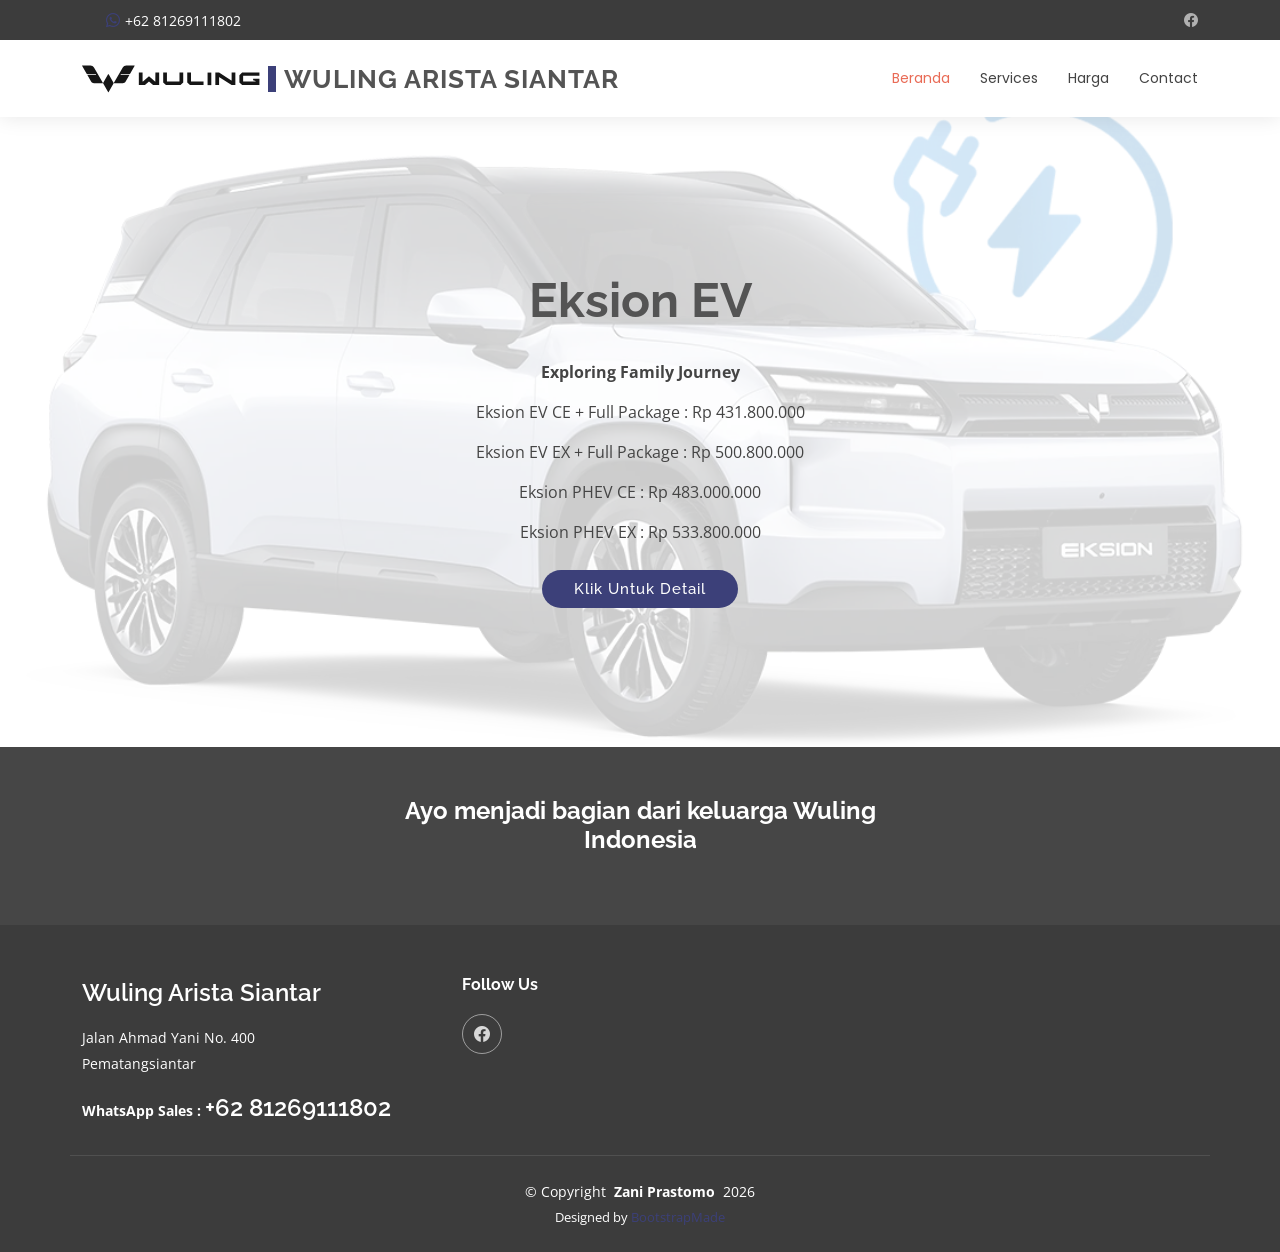
<file: index.html>
<!doctype html>
<html lang="en">
  <head>
    <meta charset="utf-8" />
    <meta content="width=device-width, initial-scale=1.0" name="viewport" />
    <title>Selamat Datang - Wuling Siantar</title>
    <meta name="description" content="Dealer Wuling Siantar" />
    <meta name="keywords" content="Wuling Pematangsiantar" />
    <meta name="keywords" content="Dealer Wuling di Siantar" />

    <link rel="canonical" href="https://wuling-siantar.my.id/" />

    <!-- Favicons -->
    <link href="assets/img/favicon.png" rel="icon" />
    <link href="assets/img/apple-touch-icon.png" rel="apple-touch-icon" />

    <!-- Fonts -->
    <link href="https://fonts.googleapis.com" rel="preconnect" />
    <link href="https://fonts.gstatic.com" rel="preconnect" crossorigin />
    <link
      href="https://fonts.googleapis.com/css2?family=Open+Sans:ital,wght@0,300;0,400;0,500;0,600;0,700;0,800;1,300;1,400;1,500;1,600;1,700;1,800&family=Poppins:ital,wght@0,100;0,200;0,300;0,400;0,500;0,600;0,700;0,800;0,900;1,100;1,200;1,300;1,400;1,500;1,600;1,700;1,800;1,900&family=Raleway:ital,wght@0,100;0,200;0,300;0,400;0,500;0,600;0,700;0,800;0,900;1,100;1,200;1,300;1,400;1,500;1,600;1,700;1,800;1,900&display=swap"
      rel="stylesheet"
    />

    <!-- Vendor CSS Files -->
    <link
      href="assets/vendor/bootstrap/css/bootstrap.min.css"
      rel="stylesheet"
    />
    <link
      href="assets/vendor/bootstrap-icons/bootstrap-icons.css"
      rel="stylesheet"
    />
    <link href="assets/vendor/aos/aos.css" rel="stylesheet" />
    <link href="assets/vendor/swiper/swiper-bundle.min.css" rel="stylesheet" />
    <link
      href="assets/vendor/glightbox/css/glightbox.min.css"
      rel="stylesheet"
    />

    <!-- Main CSS File -->
    <link href="assets/css/main.css" rel="stylesheet" />

    <!-- =======================================================
  * Template Name: Eterna
  * Template URL: https://bootstrapmade.com/eterna-free-multipurpose-bootstrap-template/
  * Updated: Aug 07 2024 with Bootstrap v5.3.3
  * Author: BootstrapMade.com
  * License: https://bootstrapmade.com/license/
  ======================================================== -->
  </head>

  <body class="index-page">
    <header id="header" class="header sticky-top">
      <div class="topbar d-flex align-items-center dark-background">
        <div
          class="container d-flex justify-content-center justify-content-md-between"
        >
          <div class="contact-info d-flex align-items-center">
            <i class="bi bi-whatsapp d-flex align-items-center ms-4"
              ><span>+62 81269111802</span></i
            >
          </div>
          <div class="social-links d-none d-md-flex align-items-center">
            <a href="#" class="facebook"><i class="bi bi-facebook"></i></a>
          </div>
        </div>
      </div>
      <!-- End Top Bar -->

      <div class="branding">
        <div
          class="container position-relative d-flex align-items-center justify-content-between"
        >
          <a href="index.html" class="logo d-flex align-items-center">
            <!-- Uncomment the line below if you also wish to use an image logo -->
            <img src="assets/img/logo.svg" alt="" />
            <h1 class="sitename">Wuling Arista Siantar<br /></h1>
          </a>

          <nav id="navmenu" class="navmenu">
            <ul>
              <li><a href="index.html" class="active">Beranda</a></li>
              <li><a href="services.html">Services</a></li>
              <li><a href="pricing.html">Harga</a></li>
              <li><a href="contact.html">Contact</a></li>
            </ul>
            <i class="mobile-nav-toggle d-xl-none bi bi-list"></i>
          </nav>
        </div>
      </div>
    </header>

    <main class="main">
      <!-- Hero Section -->
      <section id="hero" class="hero section">
        <div
          id="hero-carousel"
          class="carousel slide carousel-fade"
          data-bs-ride="carousel"
          data-bs-interval="5000"
        >
          <div class="carousel-item active">
            <img src="assets/img/product/ev/Eksion-EV-Home.webp" alt="" />
            <div class="carousel-container">
              <h2>Eksion EV</h2>
              <p><b>Exploring Family Journey</b></p>
              <p>Eksion EV CE + Full Package : Rp 431.800.000</p>
              <p>Eksion EV EX + Full Package : Rp 500.800.000</p>
              <p>Eksion PHEV CE : Rp 483.000.000</p>
              <p>Eksion PHEV EX : Rp 533.800.000</p>
              <a href="pricing.html" class="btn-get-started"
                >Klik Untuk Detail</a
              >
            </div>
          </div>
          <!-- End Carousel Item -->

          <div class="carousel-item">
            <img src="assets/img/product/ev/New-BinguoEV-Home.webp" alt="" />
            <div class="carousel-container">
              <h2>New Binguo EV</h2>
              <p>Binguo Lite : Rp 336.600.000</p>
              <p>Binguo Pro : Rp 381.700.000</p>
              <a href="pricing.htmls" class="btn-get-started"
                >Klik Untuk Detail</a
              >
            </div>
          </div>
          <!-- End Carousel Item -->

          <!-- <div class="carousel-item">
            <img src="assets/img/hero-carousel/hero-carousel-3.jpg" alt="" />
            <div class="carousel-container">
              <h2>Temporibus autem quibusdam</h2>
              <p>
                Beatae vitae dicta sunt explicabo. Nemo enim ipsam voluptatem
                quia voluptas sit aspernatur aut odit aut fugit, sed quia
                consequuntur magni dolores eos qui ratione voluptatem sequi
                nesciunt omnis iste natus error sit voluptatem accusantium.
              </p>
              <a href="pricing.html" class="btn-get-started">Get Started</a>
            </div>
          </div> -->
          <!-- End Carousel Item -->

    </main>

    <footer id="footer" class="footer position-relative dark-background">
      <div class="footer-newsletter">
        <div class="container">
          <div class="row justify-content-center text-center">
            <div class="col-lg-6">
              <h4>Ayo menjadi bagian dari keluarga Wuling Indonesia</h4>
            </div>
          </div>
        </div>
      </div>

      <div class="container footer-top">
        <div class="row gy-4">
          <div class="col-lg-4 col-md-6 footer-about">
            <a href="index.html" class="d-flex align-items-center">
              <span class="sitename">Wuling Arista Siantar</span>
            </a>
            <div class="footer-contact pt-3">
              <p>Jalan Ahmad Yani No. 400</p>
              <p>Pematangsiantar</p>
              <p class="mt-3">
                <strong>WhatsApp Sales :</strong>
                <a
                  class="whatsapp-link"
                  data-phone="6281269111802"
                  data-message="Halo, saya tertarik dengan produk Wuling."
                  href="#"
                  target="_blank"
                  rel="noopener noreferrer"
                >
                  +62 81269111802
                </a>
              </p>
            </div>
          </div>

          <!-- <div class="col-lg-2 col-md-3 footer-links">
            <h4>Useful Links</h4>
            <ul>
              <li><i class="bi bi-chevron-right"></i> <a href="#">Home</a></li>
              <li>
                <i class="bi bi-chevron-right"></i> <a href="#">About us</a>
              </li>
              <li>
                <i class="bi bi-chevron-right"></i> <a href="#">Services</a>
              </li>
              <li>
                <i class="bi bi-chevron-right"></i>
                <a href="#">Terms of service</a>
              </li>
            </ul>
          </div> -->

          <div class="col-lg-4 col-md-12">
            <h4>Follow Us</h4>
            <div class="social-links d-flex">
              <a href=""><i class="bi bi-facebook"></i></a>
            </div>
          </div>
        </div>
      </div>

      <div class="container copyright text-center mt-4">
        <p>
          © <span>Copyright</span>
          <strong class="px-1 sitename">Zani Prastomo</strong>
          <span>2026</span>
        </p>
        <div class="credits">
          <!-- All the links in the footer should remain intact. -->
          <!-- You can delete the links only if you've purchased the pro version. -->
          <!-- Licensing information: https://bootstrapmade.com/license/ -->
          <!-- Purchase the pro version with working PHP/AJAX contact form: [buy-url] -->
          Designed by <a href="https://bootstrapmade.com/">BootstrapMade</a>
        </div>
      </div>
    </footer>

    <!-- Scroll Top -->
    <a
      href="#"
      id="scroll-top"
      class="scroll-top d-flex align-items-center justify-content-center"
      ><i class="bi bi-arrow-up-short"></i
    ></a>

    <!-- Preloader -->
    <div id="preloader"></div>

    <!-- Vendor JS Files -->
    <script src="assets/vendor/bootstrap/js/bootstrap.bundle.min.js"></script>
    <script src="assets/vendor/php-email-form/validate.js"></script>
    <script src="assets/vendor/aos/aos.js"></script>
    <script src="assets/vendor/swiper/swiper-bundle.min.js"></script>
    <script src="assets/vendor/purecounter/purecounter_vanilla.js"></script>
    <script src="assets/vendor/waypoints/noframework.waypoints.js"></script>
    <script src="assets/vendor/glightbox/js/glightbox.min.js"></script>
    <script src="assets/vendor/imagesloaded/imagesloaded.pkgd.min.js"></script>
    <script src="assets/vendor/isotope-layout/isotope.pkgd.min.js"></script>

    <!-- Main JS File -->
    <script src="assets/js/main.js"></script>
  </body>
</html>
</file>
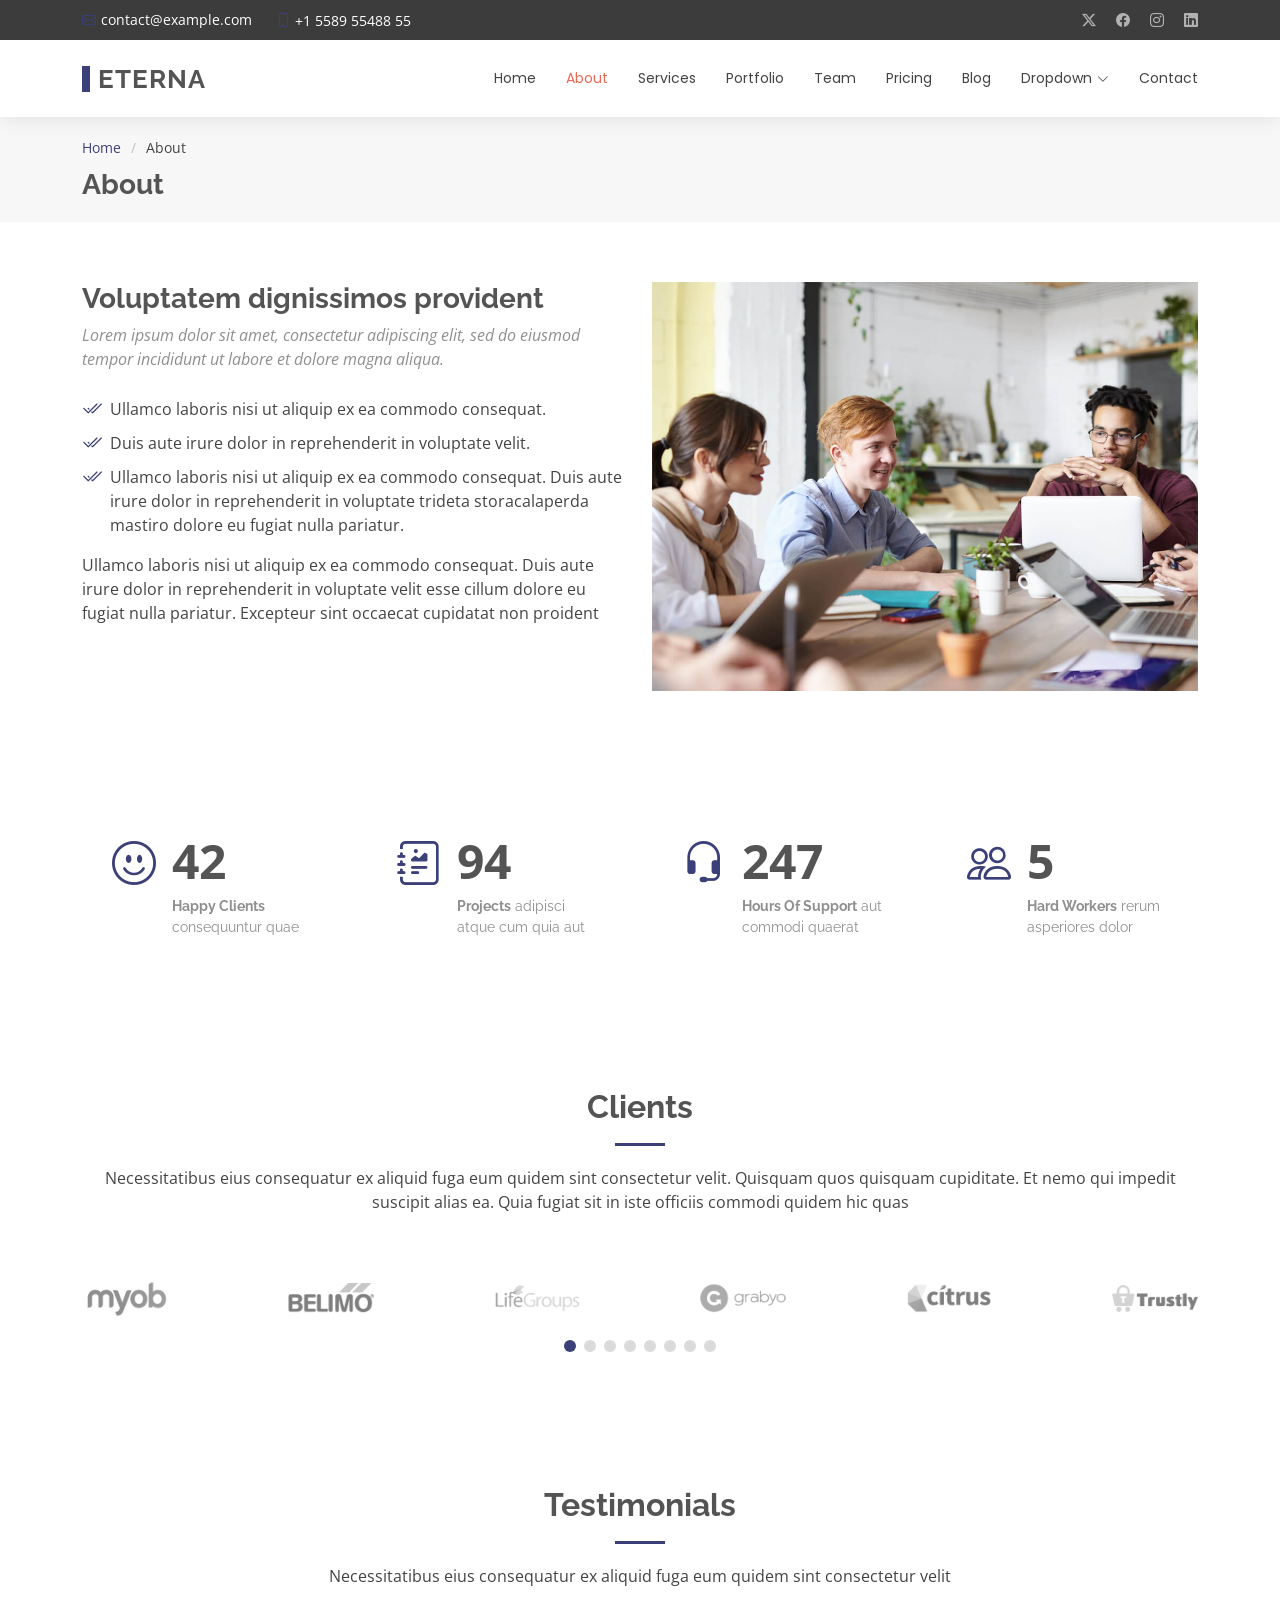
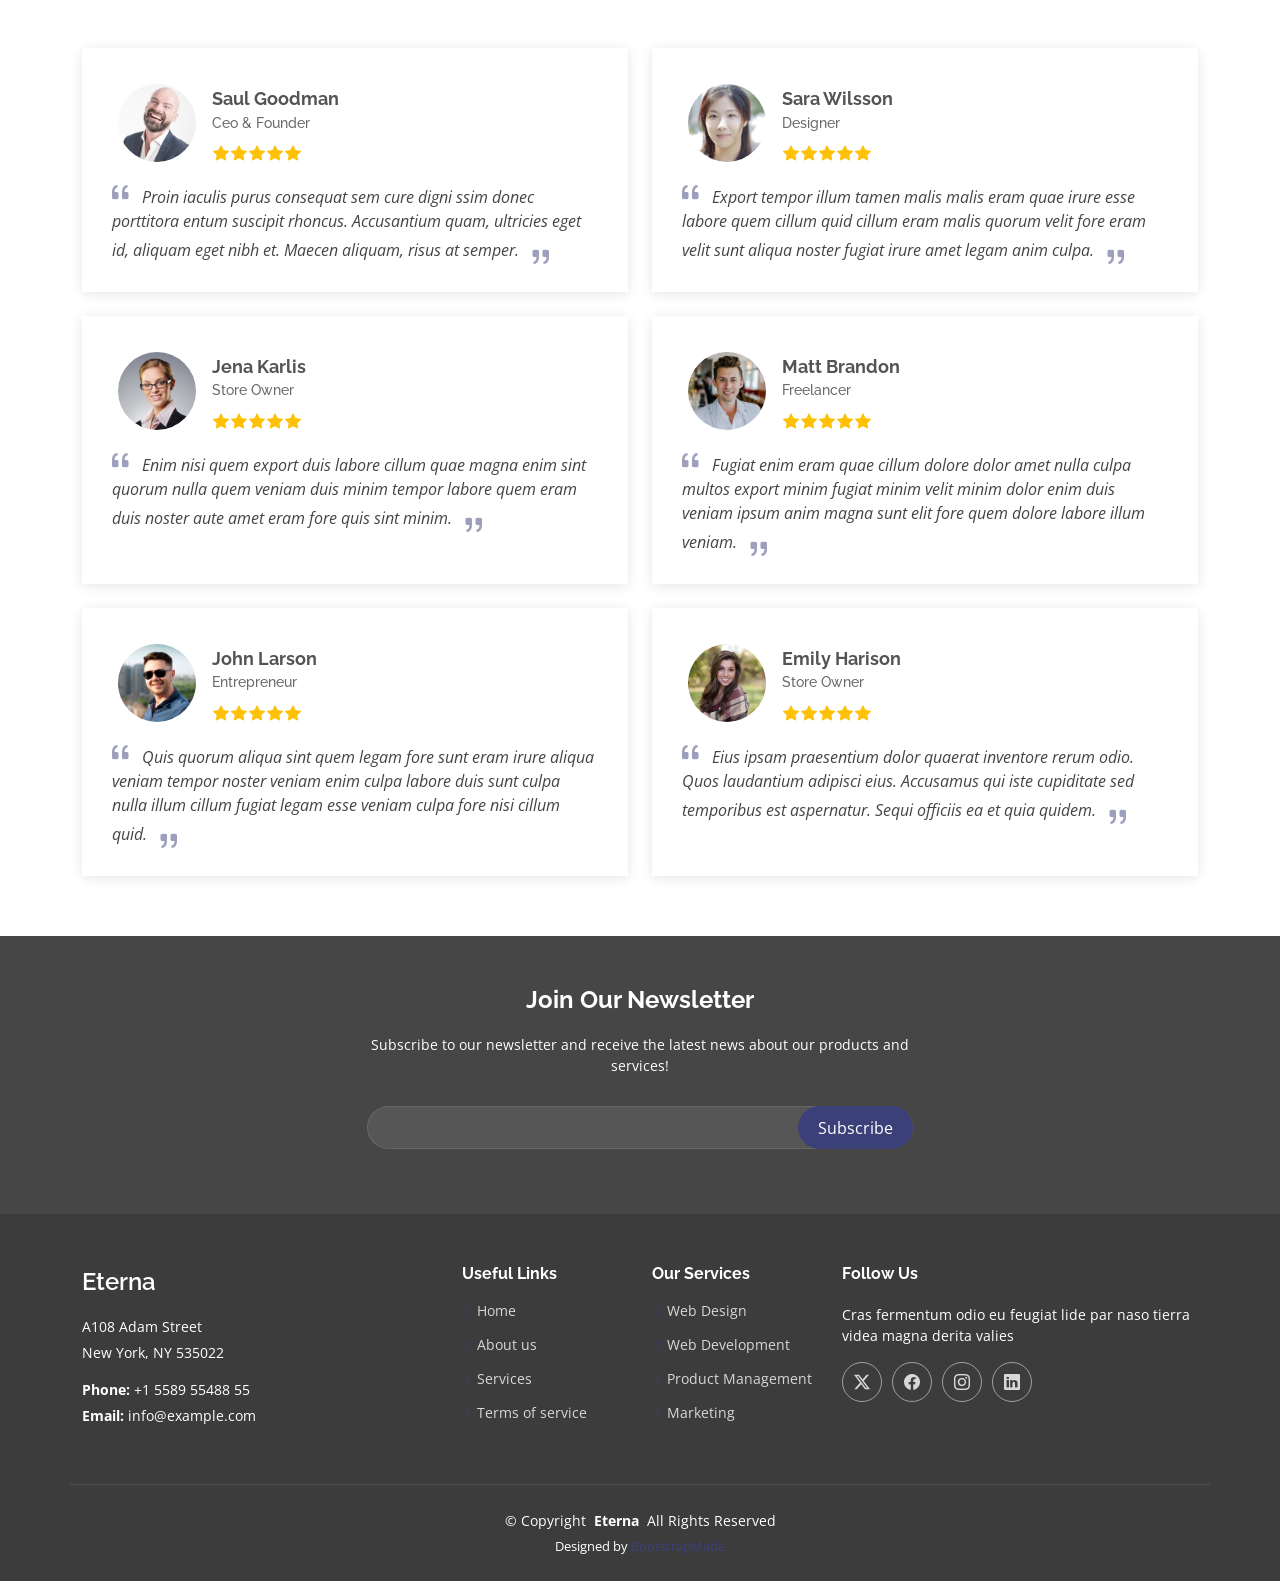
<file: about.html>
<!DOCTYPE html>
<html lang="en">

<head>
  <meta charset="utf-8">
  <meta content="width=device-width, initial-scale=1.0" name="viewport">
  <title>About - Eterna Bootstrap Template</title>
  <meta name="description" content="">
  <meta name="keywords" content="">

  <!-- Favicons -->
  <link href="assets/img/favicon.png" rel="icon">
  <link href="assets/img/apple-touch-icon.png" rel="apple-touch-icon">

  <!-- Fonts -->
  <link href="https://fonts.googleapis.com" rel="preconnect">
  <link href="https://fonts.gstatic.com" rel="preconnect" crossorigin>
  <link href="https://fonts.googleapis.com/css2?family=Open+Sans:ital,wght@0,300;0,400;0,500;0,600;0,700;0,800;1,300;1,400;1,500;1,600;1,700;1,800&family=Poppins:ital,wght@0,100;0,200;0,300;0,400;0,500;0,600;0,700;0,800;0,900;1,100;1,200;1,300;1,400;1,500;1,600;1,700;1,800;1,900&family=Raleway:ital,wght@0,100;0,200;0,300;0,400;0,500;0,600;0,700;0,800;0,900;1,100;1,200;1,300;1,400;1,500;1,600;1,700;1,800;1,900&display=swap" rel="stylesheet">

  <!-- Vendor CSS Files -->
  <link href="assets/vendor/bootstrap/css/bootstrap.min.css" rel="stylesheet">
  <link href="assets/vendor/bootstrap-icons/bootstrap-icons.css" rel="stylesheet">
  <link href="assets/vendor/aos/aos.css" rel="stylesheet">
  <link href="assets/vendor/swiper/swiper-bundle.min.css" rel="stylesheet">
  <link href="assets/vendor/glightbox/css/glightbox.min.css" rel="stylesheet">

  <!-- Main CSS File -->
  <link href="assets/css/main.css" rel="stylesheet">

  <!-- =======================================================
  * Template Name: Eterna
  * Template URL: https://bootstrapmade.com/eterna-free-multipurpose-bootstrap-template/
  * Updated: Aug 07 2024 with Bootstrap v5.3.3
  * Author: BootstrapMade.com
  * License: https://bootstrapmade.com/license/
  ======================================================== -->
</head>

<body class="about-page">

  <header id="header" class="header sticky-top">

    <div class="topbar d-flex align-items-center dark-background">
      <div class="container d-flex justify-content-center justify-content-md-between">
        <div class="contact-info d-flex align-items-center">
          <i class="bi bi-envelope d-flex align-items-center"><a href="mailto:contact@example.com">contact@example.com</a></i>
          <i class="bi bi-phone d-flex align-items-center ms-4"><span>+1 5589 55488 55</span></i>
        </div>
        <div class="social-links d-none d-md-flex align-items-center">
          <a href="#" class="twitter"><i class="bi bi-twitter-x"></i></a>
          <a href="#" class="facebook"><i class="bi bi-facebook"></i></a>
          <a href="#" class="instagram"><i class="bi bi-instagram"></i></a>
          <a href="#" class="linkedin"><i class="bi bi-linkedin"></i></a>
        </div>
      </div>
    </div><!-- End Top Bar -->

    <div class="branding">

      <div class="container position-relative d-flex align-items-center justify-content-between">
        <a href="index.html" class="logo d-flex align-items-center">
          <!-- Uncomment the line below if you also wish to use an image logo -->
          <!-- <img src="assets/img/logo.png" alt=""> -->
          <h1 class="sitename">Eterna<br></h1>
        </a>

        <nav id="navmenu" class="navmenu">
          <ul>
            <li><a href="index.html">Home</a></li>
            <li><a href="about.html" class="active">About</a></li>
            <li><a href="services.html">Services</a></li>
            <li><a href="portfolio.html">Portfolio</a></li>
            <li><a href="team.html">Team</a></li>
            <li><a href="pricing.html">Pricing</a></li>
            <li><a href="blog.html">Blog</a></li>
            <li class="dropdown"><a href="#"><span>Dropdown</span> <i class="bi bi-chevron-down toggle-dropdown"></i></a>
              <ul>
                <li><a href="#">Dropdown 1</a></li>
                <li class="dropdown"><a href="#"><span>Deep Dropdown</span> <i class="bi bi-chevron-down toggle-dropdown"></i></a>
                  <ul>
                    <li><a href="#">Deep Dropdown 1</a></li>
                    <li><a href="#">Deep Dropdown 2</a></li>
                    <li><a href="#">Deep Dropdown 3</a></li>
                    <li><a href="#">Deep Dropdown 4</a></li>
                    <li><a href="#">Deep Dropdown 5</a></li>
                  </ul>
                </li>
                <li><a href="#">Dropdown 2</a></li>
                <li><a href="#">Dropdown 3</a></li>
                <li><a href="#">Dropdown 4</a></li>
              </ul>
            </li>
            <li><a href="contact.html">Contact</a></li>
          </ul>
          <i class="mobile-nav-toggle d-xl-none bi bi-list"></i>
        </nav>

      </div>

    </div>

  </header>

  <main class="main">

    <!-- Page Title -->
    <div class="page-title" data-aos="fade">
      <div class="container">
        <nav class="breadcrumbs">
          <ol>
            <li><a href="index.html">Home</a></li>
            <li class="current">About</li>
          </ol>
        </nav>
        <h1>About</h1>
      </div>
    </div><!-- End Page Title -->

    <!-- About Section -->
    <section id="about" class="section about">

      <div class="container" data-aos="fade-up" data-aos-delay="100">

        <div class="row gy-4">
          <div class="col-lg-6 order-1 order-lg-2">
            <img src="assets/img/about.jpg" class="img-fluid" alt="">
          </div>
          <div class="col-lg-6 order-2 order-lg-1 content">
            <h3>Voluptatem dignissimos provident</h3>
            <p class="fst-italic">
              Lorem ipsum dolor sit amet, consectetur adipiscing elit, sed do eiusmod tempor incididunt ut labore et dolore
              magna aliqua.
            </p>
            <ul>
              <li><i class="bi bi-check2-all"></i> <span>Ullamco laboris nisi ut aliquip ex ea commodo consequat.</span></li>
              <li><i class="bi bi-check2-all"></i> <span>Duis aute irure dolor in reprehenderit in voluptate velit.</span></li>
              <li><i class="bi bi-check2-all"></i> <span>Ullamco laboris nisi ut aliquip ex ea commodo consequat. Duis aute irure dolor in reprehenderit in voluptate trideta storacalaperda mastiro dolore eu fugiat nulla pariatur.</span></li>
            </ul>
            <p>
              Ullamco laboris nisi ut aliquip ex ea commodo consequat. Duis aute irure dolor in reprehenderit in voluptate
              velit esse cillum dolore eu fugiat nulla pariatur. Excepteur sint occaecat cupidatat non proident
            </p>
          </div>
        </div>

      </div>

    </section><!-- /About Section -->

    <!-- Stats Section -->
    <section id="stats" class="stats section">

      <div class="container" data-aos="fade-up" data-aos-delay="100">

        <div class="row gy-4">

          <div class="col-lg-3 col-md-6">
            <div class="stats-item">
              <i class="bi bi-emoji-smile"></i>
              <span data-purecounter-start="0" data-purecounter-end="232" data-purecounter-duration="1" class="purecounter"></span>
              <p><strong>Happy Clients</strong> <span>consequuntur quae</span></p>
            </div>
          </div><!-- End Stats Item -->

          <div class="col-lg-3 col-md-6">
            <div class="stats-item">
              <i class="bi bi-journal-richtext"></i>
              <span data-purecounter-start="0" data-purecounter-end="521" data-purecounter-duration="1" class="purecounter"></span>
              <p><strong>Projects</strong> <span>adipisci atque cum quia aut</span></p>
            </div>
          </div><!-- End Stats Item -->

          <div class="col-lg-3 col-md-6">
            <div class="stats-item">
              <i class="bi bi-headset"></i>
              <span data-purecounter-start="0" data-purecounter-end="1453" data-purecounter-duration="1" class="purecounter"></span>
              <p><strong>Hours Of Support</strong> <span>aut commodi quaerat</span></p>
            </div>
          </div><!-- End Stats Item -->

          <div class="col-lg-3 col-md-6">
            <div class="stats-item">
              <i class="bi bi-people"></i>
              <span data-purecounter-start="0" data-purecounter-end="32" data-purecounter-duration="1" class="purecounter"></span>
              <p><strong>Hard Workers</strong> <span>rerum asperiores dolor</span></p>
            </div>
          </div><!-- End Stats Item -->

        </div>

      </div>

    </section><!-- /Stats Section -->

    <!-- Clients Section -->
    <section id="clients" class="section clients">

      <!-- Section Title -->
      <div class="container section-title" data-aos="fade-up">
        <h2>Clients</h2>
        <p>Necessitatibus eius consequatur ex aliquid fuga eum quidem sint consectetur velit. Quisquam quos quisquam cupiditate. Et nemo qui impedit suscipit alias ea. Quia fugiat sit in iste officiis commodi quidem hic quas</p>
      </div><!-- End Section Title -->

      <div class="container" data-aos="fade-up" data-aos-delay="100">

        <div class="swiper init-swiper">
          <script type="application/json" class="swiper-config">
            {
              "loop": true,
              "speed": 600,
              "autoplay": {
                "delay": 5000
              },
              "slidesPerView": "auto",
              "pagination": {
                "el": ".swiper-pagination",
                "type": "bullets",
                "clickable": true
              },
              "breakpoints": {
                "320": {
                  "slidesPerView": 2,
                  "spaceBetween": 40
                },
                "480": {
                  "slidesPerView": 3,
                  "spaceBetween": 60
                },
                "640": {
                  "slidesPerView": 4,
                  "spaceBetween": 80
                },
                "992": {
                  "slidesPerView": 6,
                  "spaceBetween": 120
                }
              }
            }
          </script>
          <div class="swiper-wrapper align-items-center">
            <div class="swiper-slide"><img src="assets/img/clients/client-1.png" class="img-fluid" alt=""></div>
            <div class="swiper-slide"><img src="assets/img/clients/client-2.png" class="img-fluid" alt=""></div>
            <div class="swiper-slide"><img src="assets/img/clients/client-3.png" class="img-fluid" alt=""></div>
            <div class="swiper-slide"><img src="assets/img/clients/client-4.png" class="img-fluid" alt=""></div>
            <div class="swiper-slide"><img src="assets/img/clients/client-5.png" class="img-fluid" alt=""></div>
            <div class="swiper-slide"><img src="assets/img/clients/client-6.png" class="img-fluid" alt=""></div>
            <div class="swiper-slide"><img src="assets/img/clients/client-7.png" class="img-fluid" alt=""></div>
            <div class="swiper-slide"><img src="assets/img/clients/client-8.png" class="img-fluid" alt=""></div>
          </div>
          <div class="swiper-pagination"></div>
        </div>

      </div>

    </section><!-- /Clients Section -->

    <!-- Testimonials Section -->
    <section id="testimonials" class="testimonials section">

      <!-- Section Title -->
      <div class="container section-title" data-aos="fade-up">
        <h2>Testimonials</h2>
        <p>Necessitatibus eius consequatur ex aliquid fuga eum quidem sint consectetur velit</p>
      </div><!-- End Section Title -->

      <div class="container">

        <div class="row gy-4">

          <div class="col-lg-6" data-aos="fade-up" data-aos-delay="100">
            <div class="testimonial-item">
              <img src="assets/img/testimonials/testimonials-1.jpg" class="testimonial-img" alt="">
              <h3>Saul Goodman</h3>
              <h4>Ceo &amp; Founder</h4>
              <div class="stars">
                <i class="bi bi-star-fill"></i><i class="bi bi-star-fill"></i><i class="bi bi-star-fill"></i><i class="bi bi-star-fill"></i><i class="bi bi-star-fill"></i>
              </div>
              <p>
                <i class="bi bi-quote quote-icon-left"></i>
                <span>Proin iaculis purus consequat sem cure digni ssim donec porttitora entum suscipit rhoncus. Accusantium quam, ultricies eget id, aliquam eget nibh et. Maecen aliquam, risus at semper.</span>
                <i class="bi bi-quote quote-icon-right"></i>
              </p>
            </div>
          </div><!-- End testimonial item -->

          <div class="col-lg-6" data-aos="fade-up" data-aos-delay="200">
            <div class="testimonial-item">
              <img src="assets/img/testimonials/testimonials-2.jpg" class="testimonial-img" alt="">
              <h3>Sara Wilsson</h3>
              <h4>Designer</h4>
              <div class="stars">
                <i class="bi bi-star-fill"></i><i class="bi bi-star-fill"></i><i class="bi bi-star-fill"></i><i class="bi bi-star-fill"></i><i class="bi bi-star-fill"></i>
              </div>
              <p>
                <i class="bi bi-quote quote-icon-left"></i>
                <span>Export tempor illum tamen malis malis eram quae irure esse labore quem cillum quid cillum eram malis quorum velit fore eram velit sunt aliqua noster fugiat irure amet legam anim culpa.</span>
                <i class="bi bi-quote quote-icon-right"></i>
              </p>
            </div>
          </div><!-- End testimonial item -->

          <div class="col-lg-6" data-aos="fade-up" data-aos-delay="300">
            <div class="testimonial-item">
              <img src="assets/img/testimonials/testimonials-3.jpg" class="testimonial-img" alt="">
              <h3>Jena Karlis</h3>
              <h4>Store Owner</h4>
              <div class="stars">
                <i class="bi bi-star-fill"></i><i class="bi bi-star-fill"></i><i class="bi bi-star-fill"></i><i class="bi bi-star-fill"></i><i class="bi bi-star-fill"></i>
              </div>
              <p>
                <i class="bi bi-quote quote-icon-left"></i>
                <span>Enim nisi quem export duis labore cillum quae magna enim sint quorum nulla quem veniam duis minim tempor labore quem eram duis noster aute amet eram fore quis sint minim.</span>
                <i class="bi bi-quote quote-icon-right"></i>
              </p>
            </div>
          </div><!-- End testimonial item -->

          <div class="col-lg-6" data-aos="fade-up" data-aos-delay="400">
            <div class="testimonial-item">
              <img src="assets/img/testimonials/testimonials-4.jpg" class="testimonial-img" alt="">
              <h3>Matt Brandon</h3>
              <h4>Freelancer</h4>
              <div class="stars">
                <i class="bi bi-star-fill"></i><i class="bi bi-star-fill"></i><i class="bi bi-star-fill"></i><i class="bi bi-star-fill"></i><i class="bi bi-star-fill"></i>
              </div>
              <p>
                <i class="bi bi-quote quote-icon-left"></i>
                <span>Fugiat enim eram quae cillum dolore dolor amet nulla culpa multos export minim fugiat minim velit minim dolor enim duis veniam ipsum anim magna sunt elit fore quem dolore labore illum veniam.</span>
                <i class="bi bi-quote quote-icon-right"></i>
              </p>
            </div>
          </div><!-- End testimonial item -->

          <div class="col-lg-6" data-aos="fade-up" data-aos-delay="500">
            <div class="testimonial-item">
              <img src="assets/img/testimonials/testimonials-5.jpg" class="testimonial-img" alt="">
              <h3>John Larson</h3>
              <h4>Entrepreneur</h4>
              <div class="stars">
                <i class="bi bi-star-fill"></i><i class="bi bi-star-fill"></i><i class="bi bi-star-fill"></i><i class="bi bi-star-fill"></i><i class="bi bi-star-fill"></i>
              </div>
              <p>
                <i class="bi bi-quote quote-icon-left"></i>
                <span>Quis quorum aliqua sint quem legam fore sunt eram irure aliqua veniam tempor noster veniam enim culpa labore duis sunt culpa nulla illum cillum fugiat legam esse veniam culpa fore nisi cillum quid.</span>
                <i class="bi bi-quote quote-icon-right"></i>
              </p>
            </div>
          </div><!-- End testimonial item -->

          <div class="col-lg-6" data-aos="fade-up" data-aos-delay="600">
            <div class="testimonial-item">
              <img src="assets/img/testimonials/testimonials-6.jpg" class="testimonial-img" alt="">
              <h3>Emily Harison</h3>
              <h4>Store Owner</h4>
              <div class="stars">
                <i class="bi bi-star-fill"></i><i class="bi bi-star-fill"></i><i class="bi bi-star-fill"></i><i class="bi bi-star-fill"></i><i class="bi bi-star-fill"></i>
              </div>
              <p>
                <i class="bi bi-quote quote-icon-left"></i>
                <span>Eius ipsam praesentium dolor quaerat inventore rerum odio. Quos laudantium adipisci eius. Accusamus qui iste cupiditate sed temporibus est aspernatur. Sequi officiis ea et quia quidem.</span>
                <i class="bi bi-quote quote-icon-right"></i>
              </p>
            </div>
          </div><!-- End testimonial item -->

        </div>

      </div>

    </section><!-- /Testimonials Section -->

  </main>

  <footer id="footer" class="footer position-relative dark-background">

    <div class="footer-newsletter">
      <div class="container">
        <div class="row justify-content-center text-center">
          <div class="col-lg-6">
            <h4>Join Our Newsletter</h4>
            <p>Subscribe to our newsletter and receive the latest news about our products and services!</p>
            <form action="forms/newsletter.php" method="post" class="php-email-form">
              <div class="newsletter-form"><input type="email" name="email"><input type="submit" value="Subscribe"></div>
              <div class="loading">Loading</div>
              <div class="error-message"></div>
              <div class="sent-message">Your subscription request has been sent. Thank you!</div>
            </form>
          </div>
        </div>
      </div>
    </div>

    <div class="container footer-top">
      <div class="row gy-4">
        <div class="col-lg-4 col-md-6 footer-about">
          <a href="index.html" class="d-flex align-items-center">
            <span class="sitename">Eterna</span>
          </a>
          <div class="footer-contact pt-3">
            <p>A108 Adam Street</p>
            <p>New York, NY 535022</p>
            <p class="mt-3"><strong>Phone:</strong> <span>+1 5589 55488 55</span></p>
            <p><strong>Email:</strong> <span>info@example.com</span></p>
          </div>
        </div>

        <div class="col-lg-2 col-md-3 footer-links">
          <h4>Useful Links</h4>
          <ul>
            <li><i class="bi bi-chevron-right"></i> <a href="#">Home</a></li>
            <li><i class="bi bi-chevron-right"></i> <a href="#">About us</a></li>
            <li><i class="bi bi-chevron-right"></i> <a href="#">Services</a></li>
            <li><i class="bi bi-chevron-right"></i> <a href="#">Terms of service</a></li>
          </ul>
        </div>

        <div class="col-lg-2 col-md-3 footer-links">
          <h4>Our Services</h4>
          <ul>
            <li><i class="bi bi-chevron-right"></i> <a href="#">Web Design</a></li>
            <li><i class="bi bi-chevron-right"></i> <a href="#">Web Development</a></li>
            <li><i class="bi bi-chevron-right"></i> <a href="#">Product Management</a></li>
            <li><i class="bi bi-chevron-right"></i> <a href="#">Marketing</a></li>
          </ul>
        </div>

        <div class="col-lg-4 col-md-12">
          <h4>Follow Us</h4>
          <p>Cras fermentum odio eu feugiat lide par naso tierra videa magna derita valies</p>
          <div class="social-links d-flex">
            <a href=""><i class="bi bi-twitter-x"></i></a>
            <a href=""><i class="bi bi-facebook"></i></a>
            <a href=""><i class="bi bi-instagram"></i></a>
            <a href=""><i class="bi bi-linkedin"></i></a>
          </div>
        </div>

      </div>
    </div>

    <div class="container copyright text-center mt-4">
      <p>© <span>Copyright</span> <strong class="px-1 sitename">Eterna</strong> <span>All Rights Reserved</span></p>
      <div class="credits">
        <!-- All the links in the footer should remain intact. -->
        <!-- You can delete the links only if you've purchased the pro version. -->
        <!-- Licensing information: https://bootstrapmade.com/license/ -->
        <!-- Purchase the pro version with working PHP/AJAX contact form: [buy-url] -->
        Designed by <a href="https://bootstrapmade.com/">BootstrapMade</a>
      </div>
    </div>

  </footer>

  <!-- Scroll Top -->
  <a href="#" id="scroll-top" class="scroll-top d-flex align-items-center justify-content-center"><i class="bi bi-arrow-up-short"></i></a>

  <!-- Preloader -->
  <div id="preloader"></div>

  <!-- Vendor JS Files -->
  <script src="assets/vendor/bootstrap/js/bootstrap.bundle.min.js"></script>
  <script src="assets/vendor/php-email-form/validate.js"></script>
  <script src="assets/vendor/aos/aos.js"></script>
  <script src="assets/vendor/swiper/swiper-bundle.min.js"></script>
  <script src="assets/vendor/purecounter/purecounter_vanilla.js"></script>
  <script src="assets/vendor/waypoints/noframework.waypoints.js"></script>
  <script src="assets/vendor/glightbox/js/glightbox.min.js"></script>
  <script src="assets/vendor/imagesloaded/imagesloaded.pkgd.min.js"></script>
  <script src="assets/vendor/isotope-layout/isotope.pkgd.min.js"></script>

  <!-- Main JS File -->
  <script src="assets/js/main.js"></script>

</body>

</html>
</file>
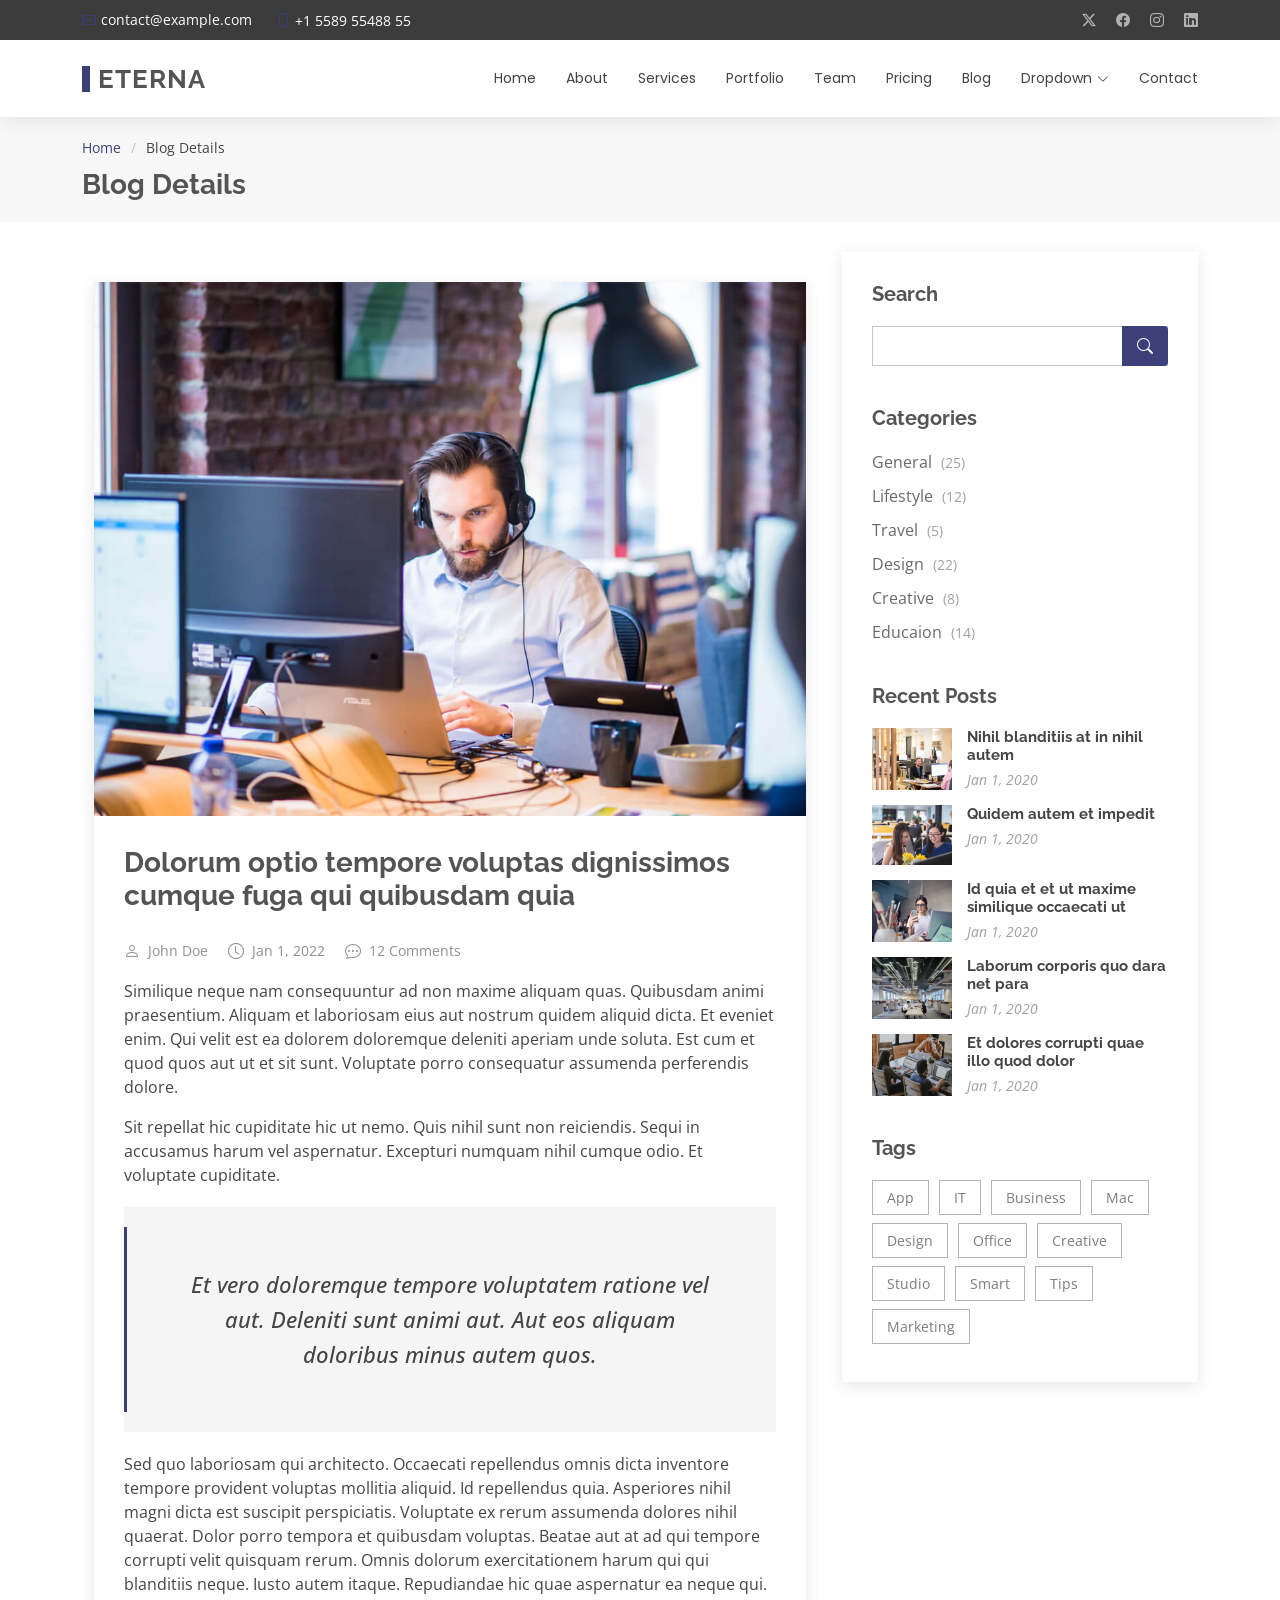
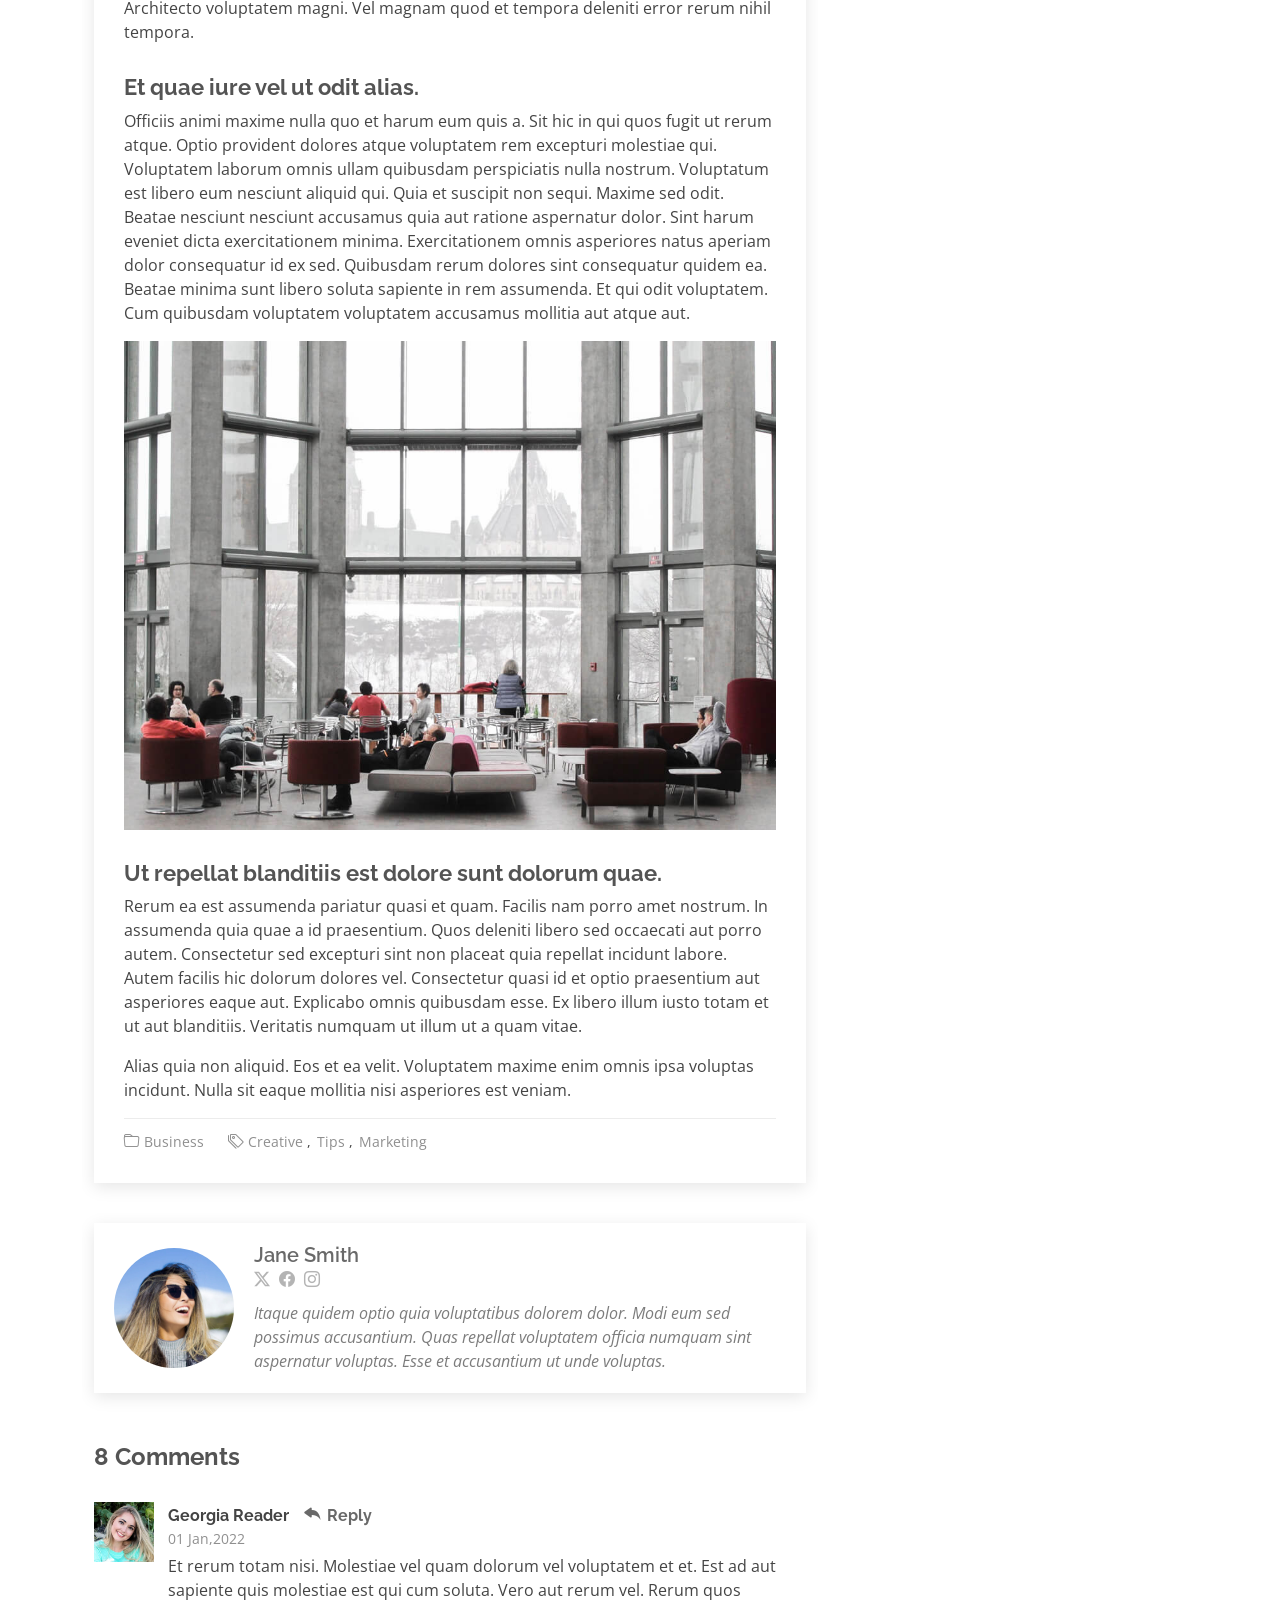
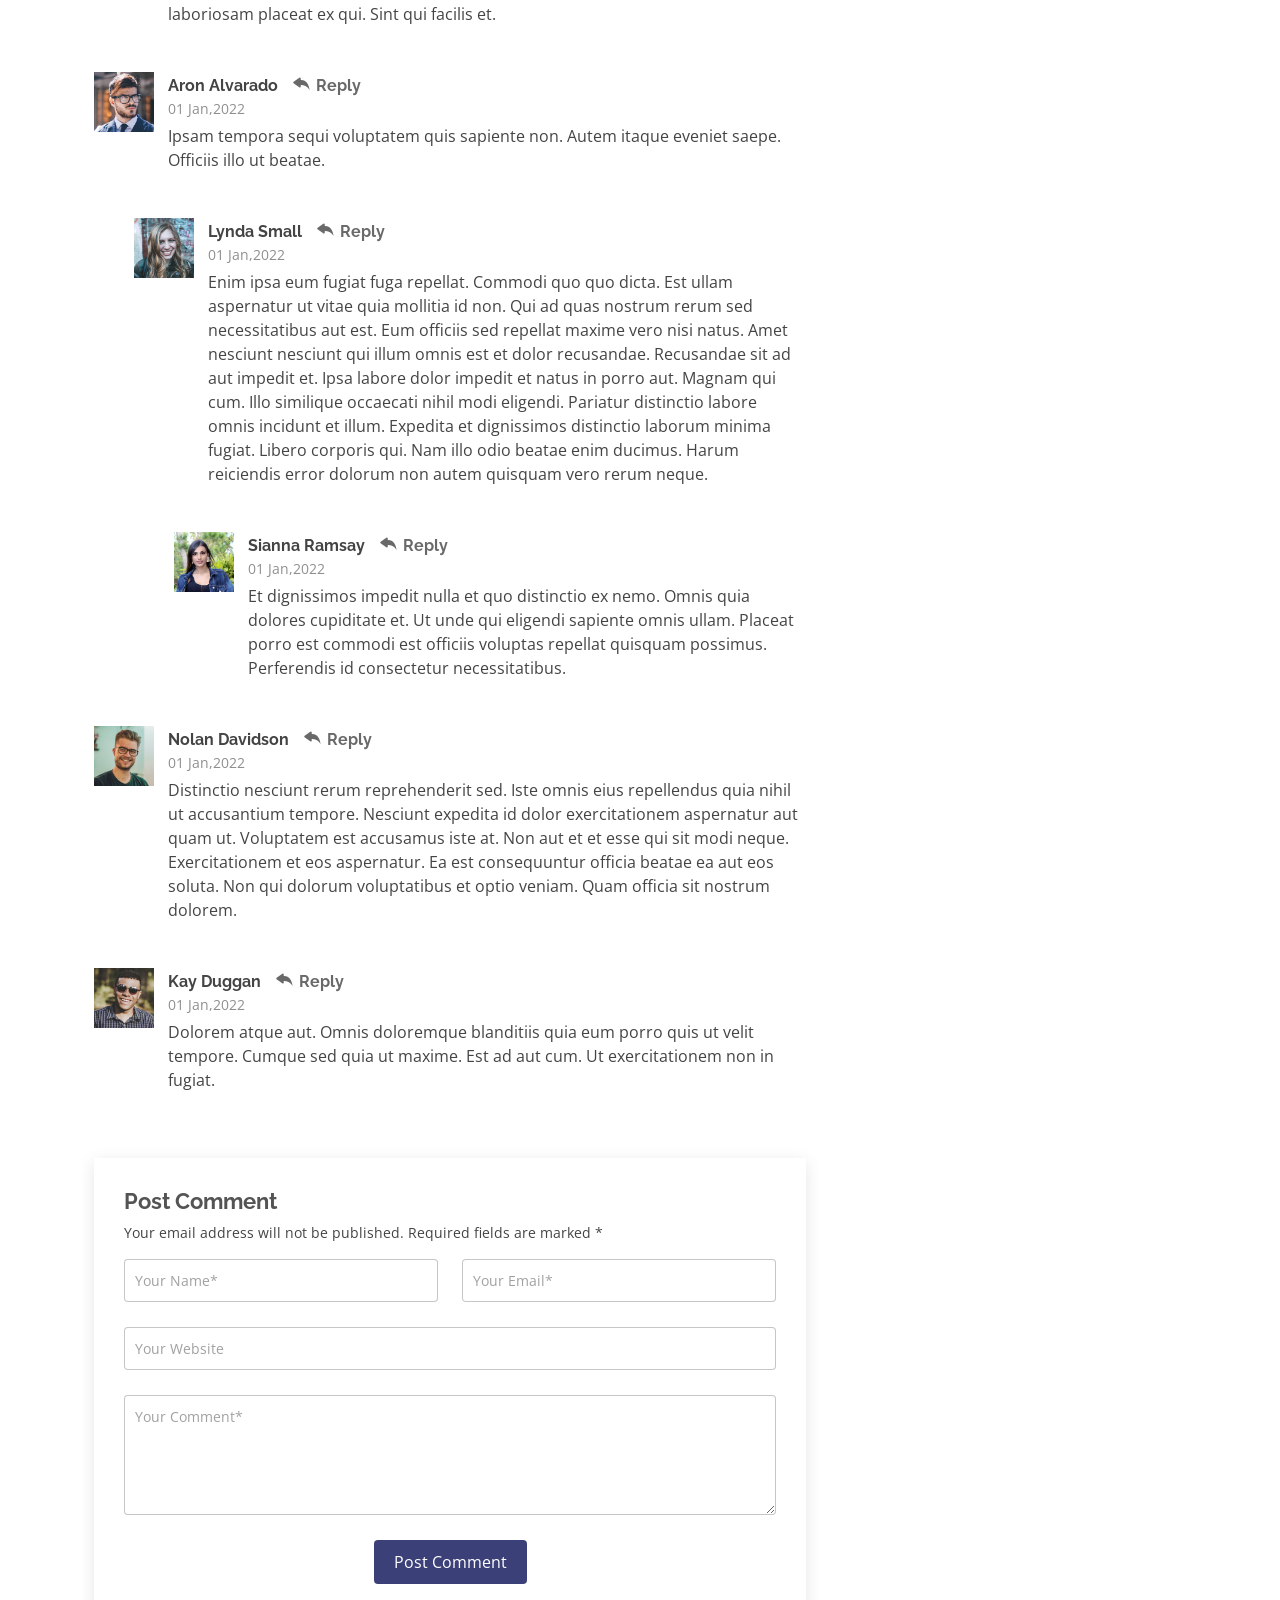
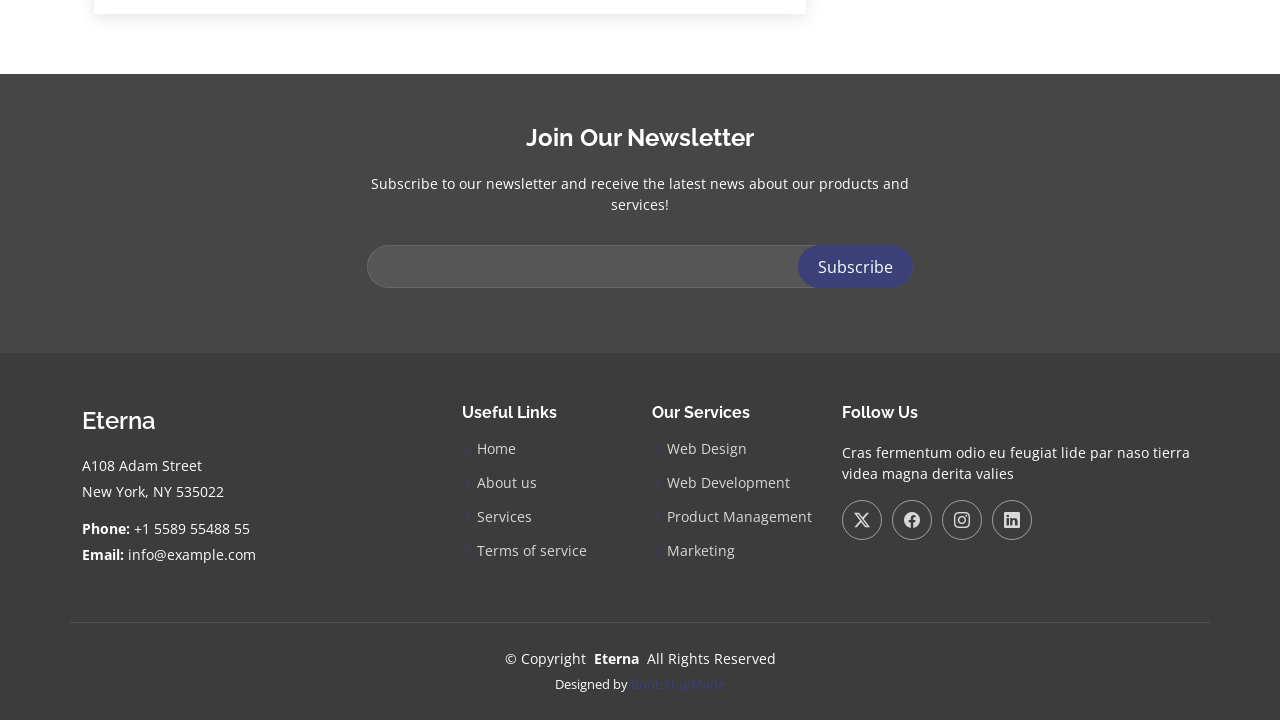
<file: blog-details.html>
<!DOCTYPE html>
<html lang="en">

<head>
  <meta charset="utf-8">
  <meta content="width=device-width, initial-scale=1.0" name="viewport">
  <title>Blog Details - Eterna Bootstrap Template</title>
  <meta name="description" content="">
  <meta name="keywords" content="">

  <!-- Favicons -->
  <link href="assets/img/favicon.png" rel="icon">
  <link href="assets/img/apple-touch-icon.png" rel="apple-touch-icon">

  <!-- Fonts -->
  <link href="https://fonts.googleapis.com" rel="preconnect">
  <link href="https://fonts.gstatic.com" rel="preconnect" crossorigin>
  <link href="https://fonts.googleapis.com/css2?family=Open+Sans:ital,wght@0,300;0,400;0,500;0,600;0,700;0,800;1,300;1,400;1,500;1,600;1,700;1,800&family=Poppins:ital,wght@0,100;0,200;0,300;0,400;0,500;0,600;0,700;0,800;0,900;1,100;1,200;1,300;1,400;1,500;1,600;1,700;1,800;1,900&family=Raleway:ital,wght@0,100;0,200;0,300;0,400;0,500;0,600;0,700;0,800;0,900;1,100;1,200;1,300;1,400;1,500;1,600;1,700;1,800;1,900&display=swap" rel="stylesheet">

  <!-- Vendor CSS Files -->
  <link href="assets/vendor/bootstrap/css/bootstrap.min.css" rel="stylesheet">
  <link href="assets/vendor/bootstrap-icons/bootstrap-icons.css" rel="stylesheet">
  <link href="assets/vendor/aos/aos.css" rel="stylesheet">
  <link href="assets/vendor/swiper/swiper-bundle.min.css" rel="stylesheet">
  <link href="assets/vendor/glightbox/css/glightbox.min.css" rel="stylesheet">

  <!-- Main CSS File -->
  <link href="assets/css/main.css" rel="stylesheet">

  <!-- =======================================================
  * Template Name: Eterna
  * Template URL: https://bootstrapmade.com/eterna-free-multipurpose-bootstrap-template/
  * Updated: Aug 07 2024 with Bootstrap v5.3.3
  * Author: BootstrapMade.com
  * License: https://bootstrapmade.com/license/
  ======================================================== -->
</head>

<body class="blog-details-page">

  <header id="header" class="header sticky-top">

    <div class="topbar d-flex align-items-center dark-background">
      <div class="container d-flex justify-content-center justify-content-md-between">
        <div class="contact-info d-flex align-items-center">
          <i class="bi bi-envelope d-flex align-items-center"><a href="mailto:contact@example.com">contact@example.com</a></i>
          <i class="bi bi-phone d-flex align-items-center ms-4"><span>+1 5589 55488 55</span></i>
        </div>
        <div class="social-links d-none d-md-flex align-items-center">
          <a href="#" class="twitter"><i class="bi bi-twitter-x"></i></a>
          <a href="#" class="facebook"><i class="bi bi-facebook"></i></a>
          <a href="#" class="instagram"><i class="bi bi-instagram"></i></a>
          <a href="#" class="linkedin"><i class="bi bi-linkedin"></i></a>
        </div>
      </div>
    </div><!-- End Top Bar -->

    <div class="branding">

      <div class="container position-relative d-flex align-items-center justify-content-between">
        <a href="index.html" class="logo d-flex align-items-center">
          <!-- Uncomment the line below if you also wish to use an image logo -->
          <!-- <img src="assets/img/logo.png" alt=""> -->
          <h1 class="sitename">Eterna<br></h1>
        </a>

        <nav id="navmenu" class="navmenu">
          <ul>
            <li><a href="index.html">Home</a></li>
            <li><a href="about.html">About</a></li>
            <li><a href="services.html">Services</a></li>
            <li><a href="portfolio.html">Portfolio</a></li>
            <li><a href="team.html">Team</a></li>
            <li><a href="pricing.html">Pricing</a></li>
            <li><a href="blog.html">Blog</a></li>
            <li class="dropdown"><a href="#"><span>Dropdown</span> <i class="bi bi-chevron-down toggle-dropdown"></i></a>
              <ul>
                <li><a href="#">Dropdown 1</a></li>
                <li class="dropdown"><a href="#"><span>Deep Dropdown</span> <i class="bi bi-chevron-down toggle-dropdown"></i></a>
                  <ul>
                    <li><a href="#">Deep Dropdown 1</a></li>
                    <li><a href="#">Deep Dropdown 2</a></li>
                    <li><a href="#">Deep Dropdown 3</a></li>
                    <li><a href="#">Deep Dropdown 4</a></li>
                    <li><a href="#">Deep Dropdown 5</a></li>
                  </ul>
                </li>
                <li><a href="#">Dropdown 2</a></li>
                <li><a href="#">Dropdown 3</a></li>
                <li><a href="#">Dropdown 4</a></li>
              </ul>
            </li>
            <li><a href="contact.html">Contact</a></li>
          </ul>
          <i class="mobile-nav-toggle d-xl-none bi bi-list"></i>
        </nav>

      </div>

    </div>

  </header>

  <main class="main">

    <!-- Page Title -->
    <div class="page-title" data-aos="fade">
      <div class="container">
        <nav class="breadcrumbs">
          <ol>
            <li><a href="index.html">Home</a></li>
            <li class="current">Blog Details</li>
          </ol>
        </nav>
        <h1>Blog Details</h1>
      </div>
    </div><!-- End Page Title -->

    <div class="container">
      <div class="row">

        <div class="col-lg-8">

          <!-- Blog Details Section -->
          <section id="blog-details" class="blog-details section">
            <div class="container">

              <article class="article">

                <div class="post-img">
                  <img src="assets/img/blog/blog-1.jpg" alt="" class="img-fluid">
                </div>

                <h2 class="title">Dolorum optio tempore voluptas dignissimos cumque fuga qui quibusdam quia</h2>

                <div class="meta-top">
                  <ul>
                    <li class="d-flex align-items-center"><i class="bi bi-person"></i> <a href="blog-details.html">John Doe</a></li>
                    <li class="d-flex align-items-center"><i class="bi bi-clock"></i> <a href="blog-details.html"><time datetime="2020-01-01">Jan 1, 2022</time></a></li>
                    <li class="d-flex align-items-center"><i class="bi bi-chat-dots"></i> <a href="blog-details.html">12 Comments</a></li>
                  </ul>
                </div><!-- End meta top -->

                <div class="content">
                  <p>
                    Similique neque nam consequuntur ad non maxime aliquam quas. Quibusdam animi praesentium. Aliquam et laboriosam eius aut nostrum quidem aliquid dicta.
                    Et eveniet enim. Qui velit est ea dolorem doloremque deleniti aperiam unde soluta. Est cum et quod quos aut ut et sit sunt. Voluptate porro consequatur assumenda perferendis dolore.
                  </p>

                  <p>
                    Sit repellat hic cupiditate hic ut nemo. Quis nihil sunt non reiciendis. Sequi in accusamus harum vel aspernatur. Excepturi numquam nihil cumque odio. Et voluptate cupiditate.
                  </p>

                  <blockquote>
                    <p>
                      Et vero doloremque tempore voluptatem ratione vel aut. Deleniti sunt animi aut. Aut eos aliquam doloribus minus autem quos.
                    </p>
                  </blockquote>

                  <p>
                    Sed quo laboriosam qui architecto. Occaecati repellendus omnis dicta inventore tempore provident voluptas mollitia aliquid. Id repellendus quia. Asperiores nihil magni dicta est suscipit perspiciatis. Voluptate ex rerum assumenda dolores nihil quaerat.
                    Dolor porro tempora et quibusdam voluptas. Beatae aut at ad qui tempore corrupti velit quisquam rerum. Omnis dolorum exercitationem harum qui qui blanditiis neque.
                    Iusto autem itaque. Repudiandae hic quae aspernatur ea neque qui. Architecto voluptatem magni. Vel magnam quod et tempora deleniti error rerum nihil tempora.
                  </p>

                  <h3>Et quae iure vel ut odit alias.</h3>
                  <p>
                    Officiis animi maxime nulla quo et harum eum quis a. Sit hic in qui quos fugit ut rerum atque. Optio provident dolores atque voluptatem rem excepturi molestiae qui. Voluptatem laborum omnis ullam quibusdam perspiciatis nulla nostrum. Voluptatum est libero eum nesciunt aliquid qui.
                    Quia et suscipit non sequi. Maxime sed odit. Beatae nesciunt nesciunt accusamus quia aut ratione aspernatur dolor. Sint harum eveniet dicta exercitationem minima. Exercitationem omnis asperiores natus aperiam dolor consequatur id ex sed. Quibusdam rerum dolores sint consequatur quidem ea.
                    Beatae minima sunt libero soluta sapiente in rem assumenda. Et qui odit voluptatem. Cum quibusdam voluptatem voluptatem accusamus mollitia aut atque aut.
                  </p>
                  <img src="assets/img/blog/blog-inside-post.jpg" class="img-fluid" alt="">

                  <h3>Ut repellat blanditiis est dolore sunt dolorum quae.</h3>
                  <p>
                    Rerum ea est assumenda pariatur quasi et quam. Facilis nam porro amet nostrum. In assumenda quia quae a id praesentium. Quos deleniti libero sed occaecati aut porro autem. Consectetur sed excepturi sint non placeat quia repellat incidunt labore. Autem facilis hic dolorum dolores vel.
                    Consectetur quasi id et optio praesentium aut asperiores eaque aut. Explicabo omnis quibusdam esse. Ex libero illum iusto totam et ut aut blanditiis. Veritatis numquam ut illum ut a quam vitae.
                  </p>
                  <p>
                    Alias quia non aliquid. Eos et ea velit. Voluptatem maxime enim omnis ipsa voluptas incidunt. Nulla sit eaque mollitia nisi asperiores est veniam.
                  </p>

                </div><!-- End post content -->

                <div class="meta-bottom">
                  <i class="bi bi-folder"></i>
                  <ul class="cats">
                    <li><a href="#">Business</a></li>
                  </ul>

                  <i class="bi bi-tags"></i>
                  <ul class="tags">
                    <li><a href="#">Creative</a></li>
                    <li><a href="#">Tips</a></li>
                    <li><a href="#">Marketing</a></li>
                  </ul>
                </div><!-- End meta bottom -->

              </article>

            </div>
          </section><!-- /Blog Details Section -->

          <!-- Blog Author Section -->
          <section id="blog-author" class="blog-author section">

            <div class="container">
              <div class="author-container d-flex align-items-center">
                <img src="assets/img/blog/blog-author.jpg" class="rounded-circle flex-shrink-0" alt="">
                <div>
                  <h4>Jane Smith</h4>
                  <div class="social-links">
                    <a href="https://x.com/#"><i class="bi bi-twitter-x"></i></a>
                    <a href="https://facebook.com/#"><i class="bi bi-facebook"></i></a>
                    <a href="https://instagram.com/#"><i class="biu bi-instagram"></i></a>
                  </div>
                  <p>
                    Itaque quidem optio quia voluptatibus dolorem dolor. Modi eum sed possimus accusantium. Quas repellat voluptatem officia numquam sint aspernatur voluptas. Esse et accusantium ut unde voluptas.
                  </p>
                </div>
              </div>
            </div>

          </section><!-- /Blog Author Section -->

          <!-- Blog Comments Section -->
          <section id="blog-comments" class="blog-comments section">

            <div class="container">

              <h4 class="comments-count">8 Comments</h4>

              <div id="comment-1" class="comment">
                <div class="d-flex">
                  <div class="comment-img"><img src="assets/img/blog/comments-1.jpg" alt=""></div>
                  <div>
                    <h5><a href="">Georgia Reader</a> <a href="#" class="reply"><i class="bi bi-reply-fill"></i> Reply</a></h5>
                    <time datetime="2020-01-01">01 Jan,2022</time>
                    <p>
                      Et rerum totam nisi. Molestiae vel quam dolorum vel voluptatem et et. Est ad aut sapiente quis molestiae est qui cum soluta.
                      Vero aut rerum vel. Rerum quos laboriosam placeat ex qui. Sint qui facilis et.
                    </p>
                  </div>
                </div>
              </div><!-- End comment #1 -->

              <div id="comment-2" class="comment">
                <div class="d-flex">
                  <div class="comment-img"><img src="assets/img/blog/comments-2.jpg" alt=""></div>
                  <div>
                    <h5><a href="">Aron Alvarado</a> <a href="#" class="reply"><i class="bi bi-reply-fill"></i> Reply</a></h5>
                    <time datetime="2020-01-01">01 Jan,2022</time>
                    <p>
                      Ipsam tempora sequi voluptatem quis sapiente non. Autem itaque eveniet saepe. Officiis illo ut beatae.
                    </p>
                  </div>
                </div>

                <div id="comment-reply-1" class="comment comment-reply">
                  <div class="d-flex">
                    <div class="comment-img"><img src="assets/img/blog/comments-3.jpg" alt=""></div>
                    <div>
                      <h5><a href="">Lynda Small</a> <a href="#" class="reply"><i class="bi bi-reply-fill"></i> Reply</a></h5>
                      <time datetime="2020-01-01">01 Jan,2022</time>
                      <p>
                        Enim ipsa eum fugiat fuga repellat. Commodi quo quo dicta. Est ullam aspernatur ut vitae quia mollitia id non. Qui ad quas nostrum rerum sed necessitatibus aut est. Eum officiis sed repellat maxime vero nisi natus. Amet nesciunt nesciunt qui illum omnis est et dolor recusandae.

                        Recusandae sit ad aut impedit et. Ipsa labore dolor impedit et natus in porro aut. Magnam qui cum. Illo similique occaecati nihil modi eligendi. Pariatur distinctio labore omnis incidunt et illum. Expedita et dignissimos distinctio laborum minima fugiat.

                        Libero corporis qui. Nam illo odio beatae enim ducimus. Harum reiciendis error dolorum non autem quisquam vero rerum neque.
                      </p>
                    </div>
                  </div>

                  <div id="comment-reply-2" class="comment comment-reply">
                    <div class="d-flex">
                      <div class="comment-img"><img src="assets/img/blog/comments-4.jpg" alt=""></div>
                      <div>
                        <h5><a href="">Sianna Ramsay</a> <a href="#" class="reply"><i class="bi bi-reply-fill"></i> Reply</a></h5>
                        <time datetime="2020-01-01">01 Jan,2022</time>
                        <p>
                          Et dignissimos impedit nulla et quo distinctio ex nemo. Omnis quia dolores cupiditate et. Ut unde qui eligendi sapiente omnis ullam. Placeat porro est commodi est officiis voluptas repellat quisquam possimus. Perferendis id consectetur necessitatibus.
                        </p>
                      </div>
                    </div>

                  </div><!-- End comment reply #2-->

                </div><!-- End comment reply #1-->

              </div><!-- End comment #2-->

              <div id="comment-3" class="comment">
                <div class="d-flex">
                  <div class="comment-img"><img src="assets/img/blog/comments-5.jpg" alt=""></div>
                  <div>
                    <h5><a href="">Nolan Davidson</a> <a href="#" class="reply"><i class="bi bi-reply-fill"></i> Reply</a></h5>
                    <time datetime="2020-01-01">01 Jan,2022</time>
                    <p>
                      Distinctio nesciunt rerum reprehenderit sed. Iste omnis eius repellendus quia nihil ut accusantium tempore. Nesciunt expedita id dolor exercitationem aspernatur aut quam ut. Voluptatem est accusamus iste at.
                      Non aut et et esse qui sit modi neque. Exercitationem et eos aspernatur. Ea est consequuntur officia beatae ea aut eos soluta. Non qui dolorum voluptatibus et optio veniam. Quam officia sit nostrum dolorem.
                    </p>
                  </div>
                </div>

              </div><!-- End comment #3 -->

              <div id="comment-4" class="comment">
                <div class="d-flex">
                  <div class="comment-img"><img src="assets/img/blog/comments-6.jpg" alt=""></div>
                  <div>
                    <h5><a href="">Kay Duggan</a> <a href="#" class="reply"><i class="bi bi-reply-fill"></i> Reply</a></h5>
                    <time datetime="2020-01-01">01 Jan,2022</time>
                    <p>
                      Dolorem atque aut. Omnis doloremque blanditiis quia eum porro quis ut velit tempore. Cumque sed quia ut maxime. Est ad aut cum. Ut exercitationem non in fugiat.
                    </p>
                  </div>
                </div>

              </div><!-- End comment #4 -->

            </div>

          </section><!-- /Blog Comments Section -->

          <!-- Comment Form Section -->
          <section id="comment-form" class="comment-form section">
            <div class="container">

              <form action="">

                <h4>Post Comment</h4>
                <p>Your email address will not be published. Required fields are marked * </p>
                <div class="row">
                  <div class="col-md-6 form-group">
                    <input name="name" type="text" class="form-control" placeholder="Your Name*">
                  </div>
                  <div class="col-md-6 form-group">
                    <input name="email" type="text" class="form-control" placeholder="Your Email*">
                  </div>
                </div>
                <div class="row">
                  <div class="col form-group">
                    <input name="website" type="text" class="form-control" placeholder="Your Website">
                  </div>
                </div>
                <div class="row">
                  <div class="col form-group">
                    <textarea name="comment" class="form-control" placeholder="Your Comment*"></textarea>
                  </div>
                </div>

                <div class="text-center">
                  <button type="submit" class="btn btn-primary">Post Comment</button>
                </div>

              </form>

            </div>
          </section><!-- /Comment Form Section -->

        </div>

        <div class="col-lg-4 sidebar">

          <div class="widgets-container">

            <!-- Search Widget -->
            <div class="search-widget widget-item">

              <h3 class="widget-title">Search</h3>
              <form action="">
                <input type="text">
                <button type="submit" title="Search"><i class="bi bi-search"></i></button>
              </form>

            </div><!--/Search Widget -->

            <!-- Categories Widget -->
            <div class="categories-widget widget-item">

              <h3 class="widget-title">Categories</h3>
              <ul class="mt-3">
                <li><a href="#">General <span>(25)</span></a></li>
                <li><a href="#">Lifestyle <span>(12)</span></a></li>
                <li><a href="#">Travel <span>(5)</span></a></li>
                <li><a href="#">Design <span>(22)</span></a></li>
                <li><a href="#">Creative <span>(8)</span></a></li>
                <li><a href="#">Educaion <span>(14)</span></a></li>
              </ul>

            </div><!--/Categories Widget -->

            <!-- Recent Posts Widget -->
            <div class="recent-posts-widget widget-item">

              <h3 class="widget-title">Recent Posts</h3>

              <div class="post-item">
                <img src="assets/img/blog/blog-recent-1.jpg" alt="" class="flex-shrink-0">
                <div>
                  <h4><a href="blog-details.html">Nihil blanditiis at in nihil autem</a></h4>
                  <time datetime="2020-01-01">Jan 1, 2020</time>
                </div>
              </div><!-- End recent post item-->

              <div class="post-item">
                <img src="assets/img/blog/blog-recent-2.jpg" alt="" class="flex-shrink-0">
                <div>
                  <h4><a href="blog-details.html">Quidem autem et impedit</a></h4>
                  <time datetime="2020-01-01">Jan 1, 2020</time>
                </div>
              </div><!-- End recent post item-->

              <div class="post-item">
                <img src="assets/img/blog/blog-recent-3.jpg" alt="" class="flex-shrink-0">
                <div>
                  <h4><a href="blog-details.html">Id quia et et ut maxime similique occaecati ut</a></h4>
                  <time datetime="2020-01-01">Jan 1, 2020</time>
                </div>
              </div><!-- End recent post item-->

              <div class="post-item">
                <img src="assets/img/blog/blog-recent-4.jpg" alt="" class="flex-shrink-0">
                <div>
                  <h4><a href="blog-details.html">Laborum corporis quo dara net para</a></h4>
                  <time datetime="2020-01-01">Jan 1, 2020</time>
                </div>
              </div><!-- End recent post item-->

              <div class="post-item">
                <img src="assets/img/blog/blog-recent-5.jpg" alt="" class="flex-shrink-0">
                <div>
                  <h4><a href="blog-details.html">Et dolores corrupti quae illo quod dolor</a></h4>
                  <time datetime="2020-01-01">Jan 1, 2020</time>
                </div>
              </div><!-- End recent post item-->

            </div><!--/Recent Posts Widget -->

            <!-- Tags Widget -->
            <div class="tags-widget widget-item">

              <h3 class="widget-title">Tags</h3>
              <ul>
                <li><a href="#">App</a></li>
                <li><a href="#">IT</a></li>
                <li><a href="#">Business</a></li>
                <li><a href="#">Mac</a></li>
                <li><a href="#">Design</a></li>
                <li><a href="#">Office</a></li>
                <li><a href="#">Creative</a></li>
                <li><a href="#">Studio</a></li>
                <li><a href="#">Smart</a></li>
                <li><a href="#">Tips</a></li>
                <li><a href="#">Marketing</a></li>
              </ul>

            </div><!--/Tags Widget -->

          </div>

        </div>

      </div>
    </div>

  </main>

  <footer id="footer" class="footer position-relative dark-background">

    <div class="footer-newsletter">
      <div class="container">
        <div class="row justify-content-center text-center">
          <div class="col-lg-6">
            <h4>Join Our Newsletter</h4>
            <p>Subscribe to our newsletter and receive the latest news about our products and services!</p>
            <form action="forms/newsletter.php" method="post" class="php-email-form">
              <div class="newsletter-form"><input type="email" name="email"><input type="submit" value="Subscribe"></div>
              <div class="loading">Loading</div>
              <div class="error-message"></div>
              <div class="sent-message">Your subscription request has been sent. Thank you!</div>
            </form>
          </div>
        </div>
      </div>
    </div>

    <div class="container footer-top">
      <div class="row gy-4">
        <div class="col-lg-4 col-md-6 footer-about">
          <a href="index.html" class="d-flex align-items-center">
            <span class="sitename">Eterna</span>
          </a>
          <div class="footer-contact pt-3">
            <p>A108 Adam Street</p>
            <p>New York, NY 535022</p>
            <p class="mt-3"><strong>Phone:</strong> <span>+1 5589 55488 55</span></p>
            <p><strong>Email:</strong> <span>info@example.com</span></p>
          </div>
        </div>

        <div class="col-lg-2 col-md-3 footer-links">
          <h4>Useful Links</h4>
          <ul>
            <li><i class="bi bi-chevron-right"></i> <a href="#">Home</a></li>
            <li><i class="bi bi-chevron-right"></i> <a href="#">About us</a></li>
            <li><i class="bi bi-chevron-right"></i> <a href="#">Services</a></li>
            <li><i class="bi bi-chevron-right"></i> <a href="#">Terms of service</a></li>
          </ul>
        </div>

        <div class="col-lg-2 col-md-3 footer-links">
          <h4>Our Services</h4>
          <ul>
            <li><i class="bi bi-chevron-right"></i> <a href="#">Web Design</a></li>
            <li><i class="bi bi-chevron-right"></i> <a href="#">Web Development</a></li>
            <li><i class="bi bi-chevron-right"></i> <a href="#">Product Management</a></li>
            <li><i class="bi bi-chevron-right"></i> <a href="#">Marketing</a></li>
          </ul>
        </div>

        <div class="col-lg-4 col-md-12">
          <h4>Follow Us</h4>
          <p>Cras fermentum odio eu feugiat lide par naso tierra videa magna derita valies</p>
          <div class="social-links d-flex">
            <a href=""><i class="bi bi-twitter-x"></i></a>
            <a href=""><i class="bi bi-facebook"></i></a>
            <a href=""><i class="bi bi-instagram"></i></a>
            <a href=""><i class="bi bi-linkedin"></i></a>
          </div>
        </div>

      </div>
    </div>

    <div class="container copyright text-center mt-4">
      <p>© <span>Copyright</span> <strong class="px-1 sitename">Eterna</strong> <span>All Rights Reserved</span></p>
      <div class="credits">
        <!-- All the links in the footer should remain intact. -->
        <!-- You can delete the links only if you've purchased the pro version. -->
        <!-- Licensing information: https://bootstrapmade.com/license/ -->
        <!-- Purchase the pro version with working PHP/AJAX contact form: [buy-url] -->
        Designed by <a href="https://bootstrapmade.com/">BootstrapMade</a>
      </div>
    </div>

  </footer>

  <!-- Scroll Top -->
  <a href="#" id="scroll-top" class="scroll-top d-flex align-items-center justify-content-center"><i class="bi bi-arrow-up-short"></i></a>

  <!-- Preloader -->
  <div id="preloader"></div>

  <!-- Vendor JS Files -->
  <script src="assets/vendor/bootstrap/js/bootstrap.bundle.min.js"></script>
  <script src="assets/vendor/php-email-form/validate.js"></script>
  <script src="assets/vendor/aos/aos.js"></script>
  <script src="assets/vendor/swiper/swiper-bundle.min.js"></script>
  <script src="assets/vendor/purecounter/purecounter_vanilla.js"></script>
  <script src="assets/vendor/waypoints/noframework.waypoints.js"></script>
  <script src="assets/vendor/glightbox/js/glightbox.min.js"></script>
  <script src="assets/vendor/imagesloaded/imagesloaded.pkgd.min.js"></script>
  <script src="assets/vendor/isotope-layout/isotope.pkgd.min.js"></script>

  <!-- Main JS File -->
  <script src="assets/js/main.js"></script>

</body>

</html>
</file>
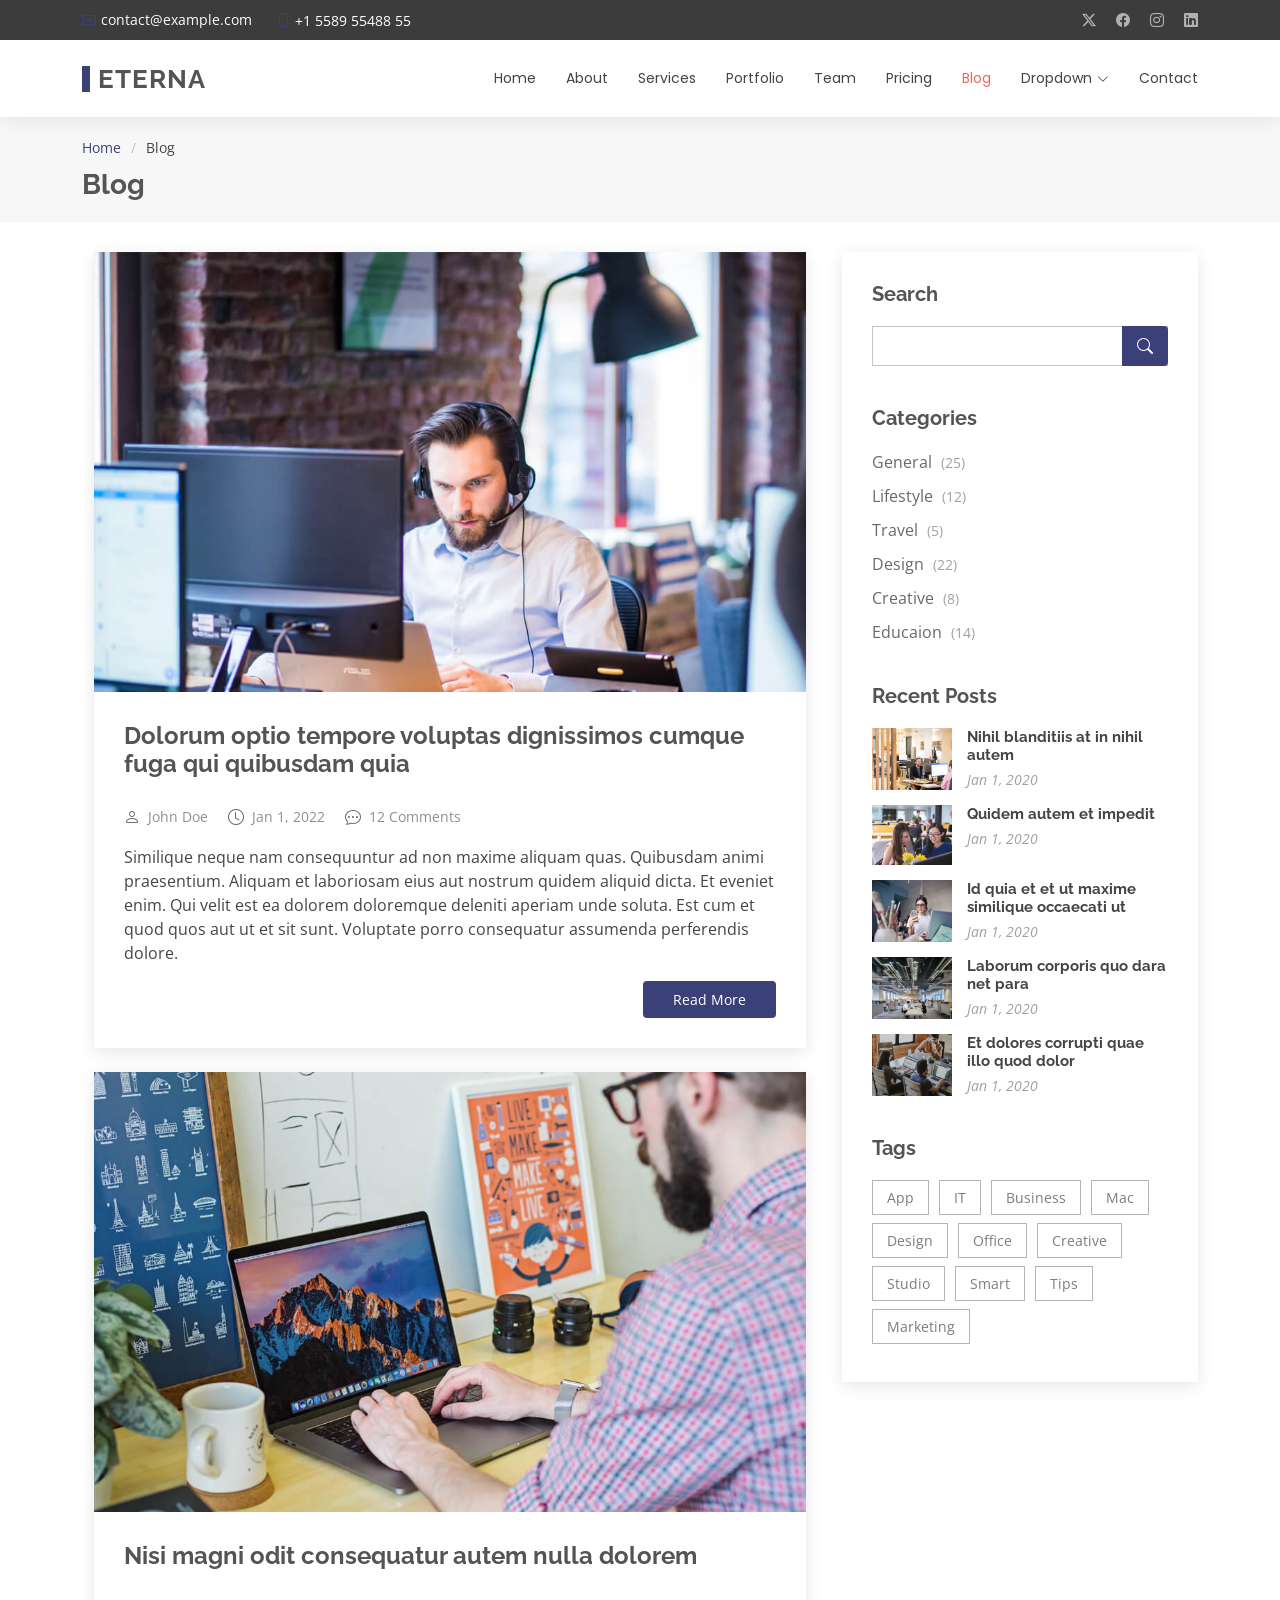
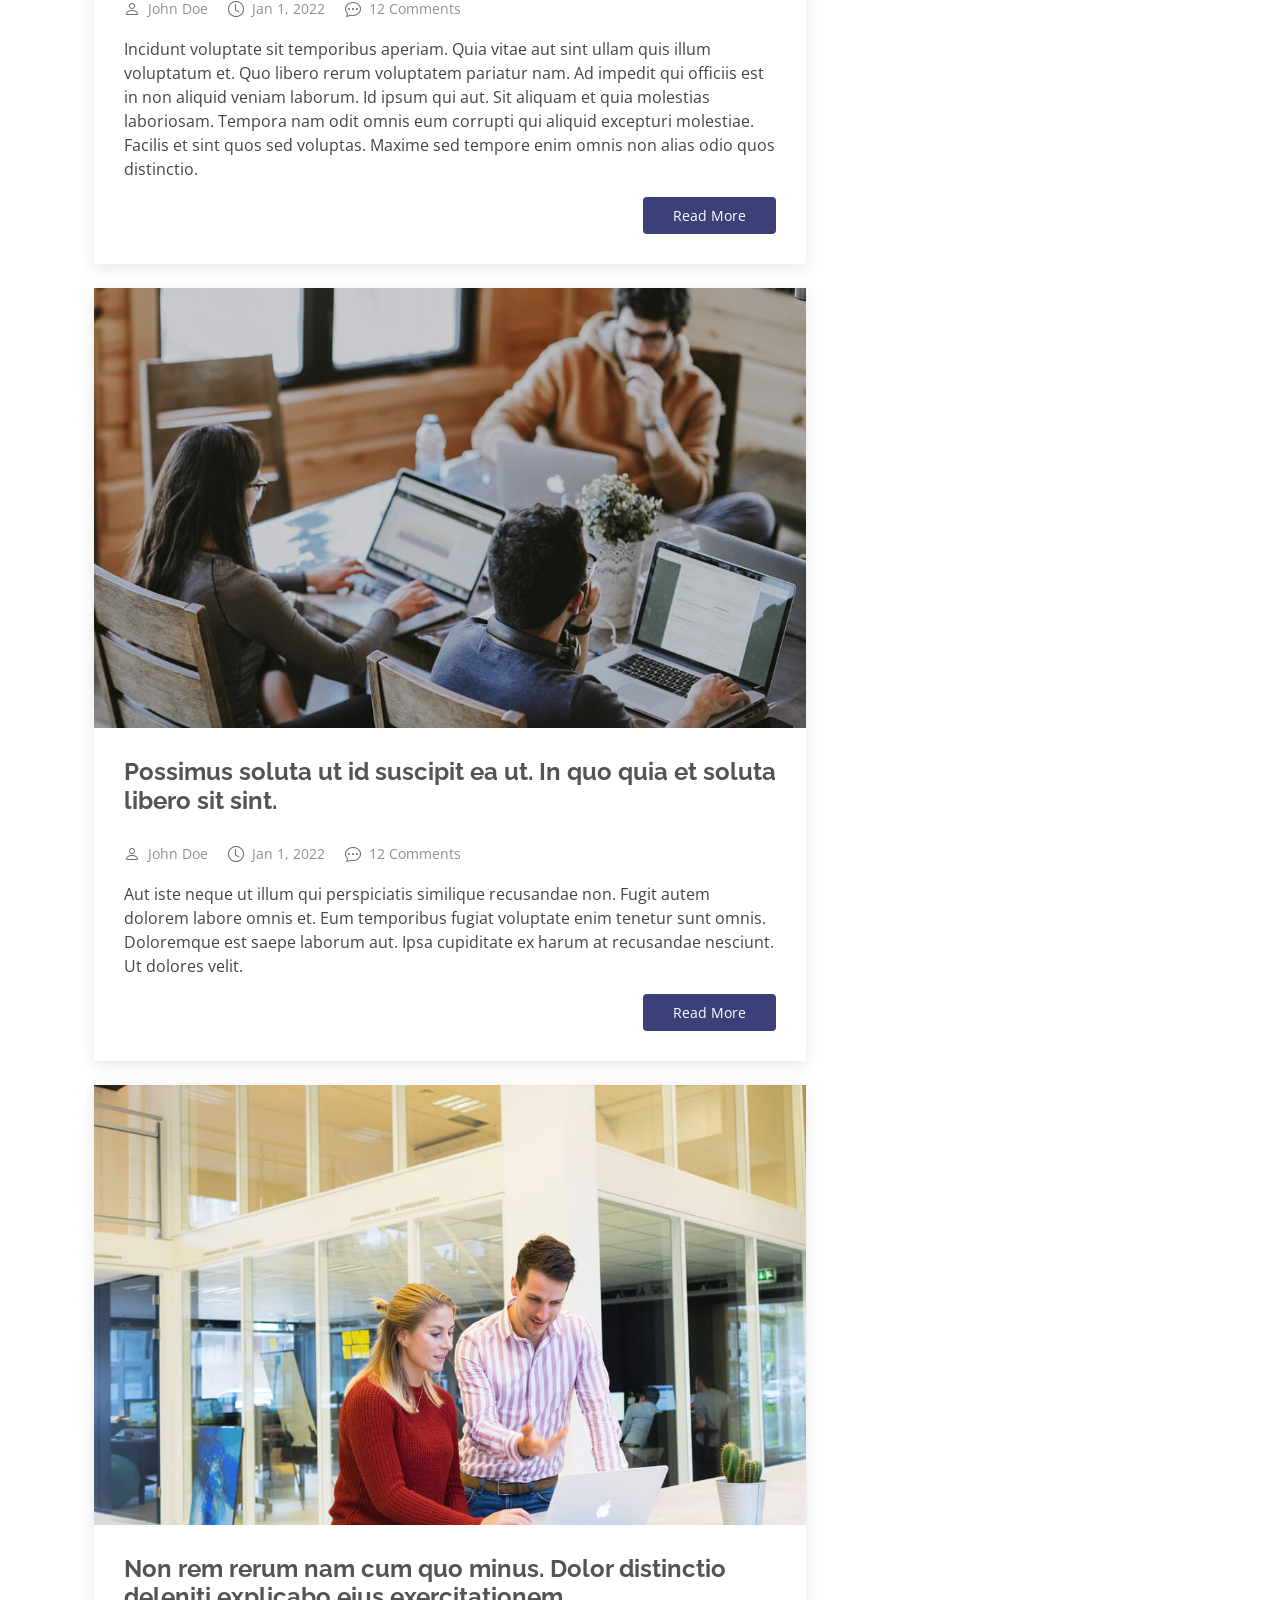
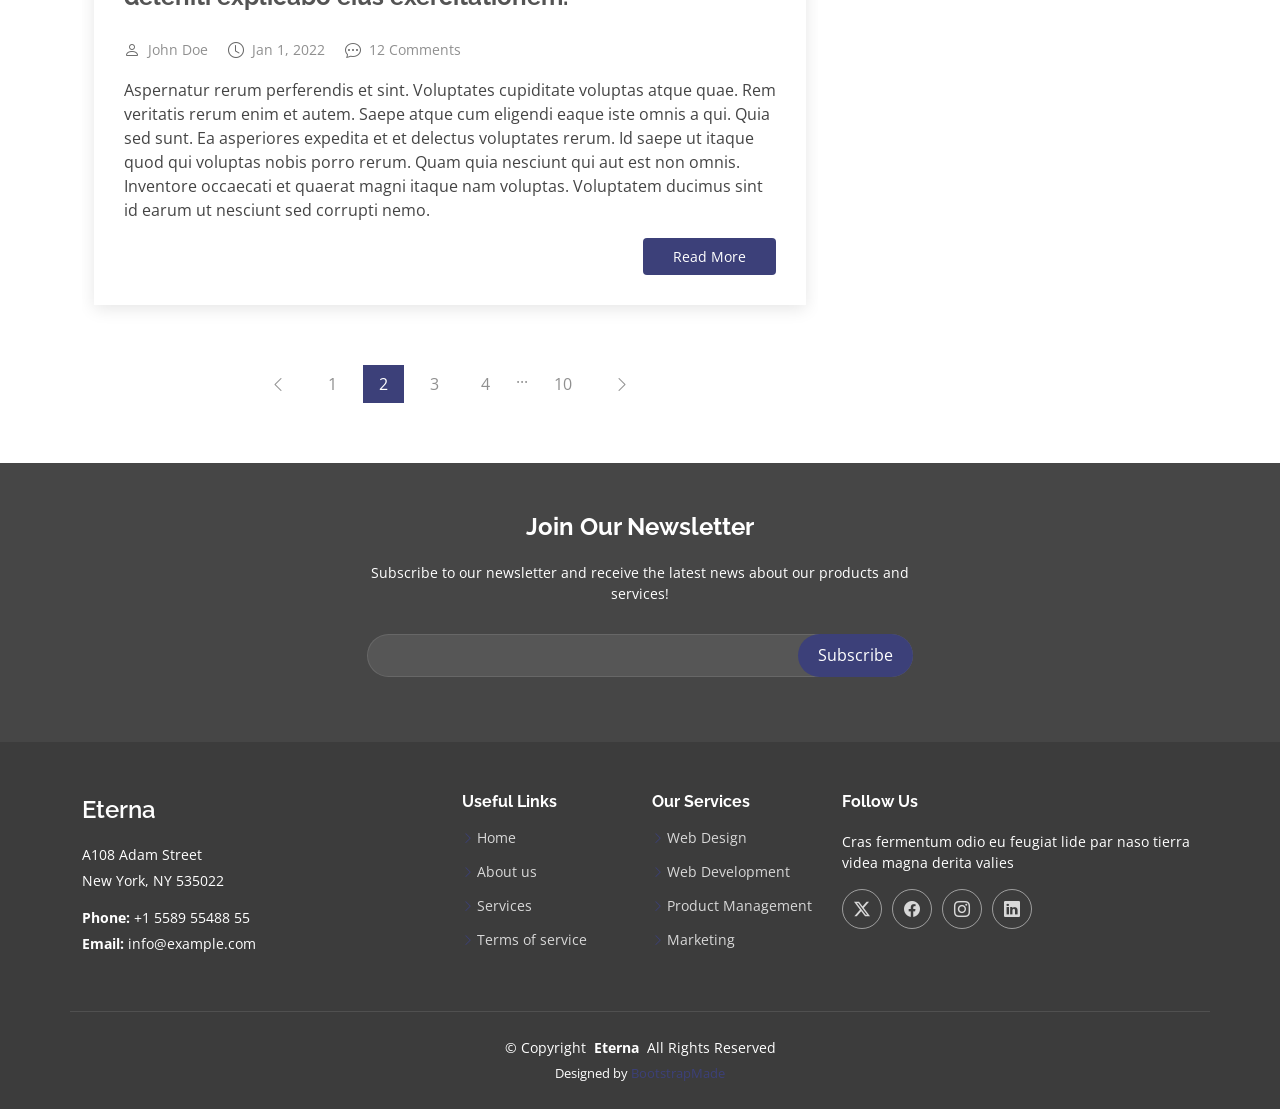
<file: blog.html>
<!DOCTYPE html>
<html lang="en">

<head>
  <meta charset="utf-8">
  <meta content="width=device-width, initial-scale=1.0" name="viewport">
  <title>Blog - Eterna Bootstrap Template</title>
  <meta name="description" content="">
  <meta name="keywords" content="">

  <!-- Favicons -->
  <link href="assets/img/favicon.png" rel="icon">
  <link href="assets/img/apple-touch-icon.png" rel="apple-touch-icon">

  <!-- Fonts -->
  <link href="https://fonts.googleapis.com" rel="preconnect">
  <link href="https://fonts.gstatic.com" rel="preconnect" crossorigin>
  <link href="https://fonts.googleapis.com/css2?family=Open+Sans:ital,wght@0,300;0,400;0,500;0,600;0,700;0,800;1,300;1,400;1,500;1,600;1,700;1,800&family=Poppins:ital,wght@0,100;0,200;0,300;0,400;0,500;0,600;0,700;0,800;0,900;1,100;1,200;1,300;1,400;1,500;1,600;1,700;1,800;1,900&family=Raleway:ital,wght@0,100;0,200;0,300;0,400;0,500;0,600;0,700;0,800;0,900;1,100;1,200;1,300;1,400;1,500;1,600;1,700;1,800;1,900&display=swap" rel="stylesheet">

  <!-- Vendor CSS Files -->
  <link href="assets/vendor/bootstrap/css/bootstrap.min.css" rel="stylesheet">
  <link href="assets/vendor/bootstrap-icons/bootstrap-icons.css" rel="stylesheet">
  <link href="assets/vendor/aos/aos.css" rel="stylesheet">
  <link href="assets/vendor/swiper/swiper-bundle.min.css" rel="stylesheet">
  <link href="assets/vendor/glightbox/css/glightbox.min.css" rel="stylesheet">

  <!-- Main CSS File -->
  <link href="assets/css/main.css" rel="stylesheet">

  <!-- =======================================================
  * Template Name: Eterna
  * Template URL: https://bootstrapmade.com/eterna-free-multipurpose-bootstrap-template/
  * Updated: Aug 07 2024 with Bootstrap v5.3.3
  * Author: BootstrapMade.com
  * License: https://bootstrapmade.com/license/
  ======================================================== -->
</head>

<body class="blog-page">

  <header id="header" class="header sticky-top">

    <div class="topbar d-flex align-items-center dark-background">
      <div class="container d-flex justify-content-center justify-content-md-between">
        <div class="contact-info d-flex align-items-center">
          <i class="bi bi-envelope d-flex align-items-center"><a href="mailto:contact@example.com">contact@example.com</a></i>
          <i class="bi bi-phone d-flex align-items-center ms-4"><span>+1 5589 55488 55</span></i>
        </div>
        <div class="social-links d-none d-md-flex align-items-center">
          <a href="#" class="twitter"><i class="bi bi-twitter-x"></i></a>
          <a href="#" class="facebook"><i class="bi bi-facebook"></i></a>
          <a href="#" class="instagram"><i class="bi bi-instagram"></i></a>
          <a href="#" class="linkedin"><i class="bi bi-linkedin"></i></a>
        </div>
      </div>
    </div><!-- End Top Bar -->

    <div class="branding">

      <div class="container position-relative d-flex align-items-center justify-content-between">
        <a href="index.html" class="logo d-flex align-items-center">
          <!-- Uncomment the line below if you also wish to use an image logo -->
          <!-- <img src="assets/img/logo.png" alt=""> -->
          <h1 class="sitename">Eterna<br></h1>
        </a>

        <nav id="navmenu" class="navmenu">
          <ul>
            <li><a href="index.html">Home</a></li>
            <li><a href="about.html">About</a></li>
            <li><a href="services.html">Services</a></li>
            <li><a href="portfolio.html">Portfolio</a></li>
            <li><a href="team.html">Team</a></li>
            <li><a href="pricing.html">Pricing</a></li>
            <li><a href="blog.html" class="active">Blog</a></li>
            <li class="dropdown"><a href="#"><span>Dropdown</span> <i class="bi bi-chevron-down toggle-dropdown"></i></a>
              <ul>
                <li><a href="#">Dropdown 1</a></li>
                <li class="dropdown"><a href="#"><span>Deep Dropdown</span> <i class="bi bi-chevron-down toggle-dropdown"></i></a>
                  <ul>
                    <li><a href="#">Deep Dropdown 1</a></li>
                    <li><a href="#">Deep Dropdown 2</a></li>
                    <li><a href="#">Deep Dropdown 3</a></li>
                    <li><a href="#">Deep Dropdown 4</a></li>
                    <li><a href="#">Deep Dropdown 5</a></li>
                  </ul>
                </li>
                <li><a href="#">Dropdown 2</a></li>
                <li><a href="#">Dropdown 3</a></li>
                <li><a href="#">Dropdown 4</a></li>
              </ul>
            </li>
            <li><a href="contact.html">Contact</a></li>
          </ul>
          <i class="mobile-nav-toggle d-xl-none bi bi-list"></i>
        </nav>

      </div>

    </div>

  </header>

  <main class="main">

    <!-- Page Title -->
    <div class="page-title" data-aos="fade">
      <div class="container">
        <nav class="breadcrumbs">
          <ol>
            <li><a href="index.html">Home</a></li>
            <li class="current">Blog</li>
          </ol>
        </nav>
        <h1>Blog</h1>
      </div>
    </div><!-- End Page Title -->

    <div class="container">
      <div class="row">

        <div class="col-lg-8">

          <!-- Blog Posts Section -->
          <section id="blog-posts" class="blog-posts section">

            <div class="container">

              <div class="row gy-4">

                <div class="col-lg-12">
                  <article>

                    <div class="post-img">
                      <img src="assets/img/blog/blog-1.jpg" alt="" class="img-fluid">
                    </div>

                    <h2 class="title">
                      <a href="blog-details.html">Dolorum optio tempore voluptas dignissimos cumque fuga qui quibusdam quia</a>
                    </h2>

                    <div class="meta-top">
                      <ul>
                        <li class="d-flex align-items-center"><i class="bi bi-person"></i> <a href="blog-details.html">John Doe</a></li>
                        <li class="d-flex align-items-center"><i class="bi bi-clock"></i> <a href="blog-details.html"><time datetime="2022-01-01">Jan 1, 2022</time></a></li>
                        <li class="d-flex align-items-center"><i class="bi bi-chat-dots"></i> <a href="blog-details.html">12 Comments</a></li>
                      </ul>
                    </div>

                    <div class="content">
                      <p>
                        Similique neque nam consequuntur ad non maxime aliquam quas. Quibusdam animi praesentium. Aliquam et laboriosam eius aut nostrum quidem aliquid dicta.
                        Et eveniet enim. Qui velit est ea dolorem doloremque deleniti aperiam unde soluta. Est cum et quod quos aut ut et sit sunt. Voluptate porro consequatur assumenda perferendis dolore.
                      </p>

                      <div class="read-more">
                        <a href="blog-details.html">Read More</a>
                      </div>
                    </div>

                  </article>
                </div><!-- End post list item -->

                <div class="col-lg-12">

                  <article>

                    <div class="post-img">
                      <img src="assets/img/blog/blog-2.jpg" alt="" class="img-fluid">
                    </div>

                    <h2 class="title">
                      <a href="blog-details.html">Nisi magni odit consequatur autem nulla dolorem</a>
                    </h2>

                    <div class="meta-top">
                      <ul>
                        <li class="d-flex align-items-center"><i class="bi bi-person"></i> <a href="blog-details.html">John Doe</a></li>
                        <li class="d-flex align-items-center"><i class="bi bi-clock"></i> <a href="blog-details.html"><time datetime="2022-01-01">Jan 1, 2022</time></a></li>
                        <li class="d-flex align-items-center"><i class="bi bi-chat-dots"></i> <a href="blog-details.html">12 Comments</a></li>
                      </ul>
                    </div>

                    <div class="content">
                      <p>
                        Incidunt voluptate sit temporibus aperiam. Quia vitae aut sint ullam quis illum voluptatum et. Quo libero rerum voluptatem pariatur nam.
                        Ad impedit qui officiis est in non aliquid veniam laborum. Id ipsum qui aut. Sit aliquam et quia molestias laboriosam. Tempora nam odit omnis eum corrupti qui aliquid excepturi molestiae. Facilis et sint quos sed voluptas. Maxime sed tempore enim omnis non alias odio quos distinctio.
                      </p>
                      <div class="read-more">
                        <a href="blog-details.html">Read More</a>
                      </div>
                    </div>

                  </article>

                </div><!-- End post list item -->

                <div class="col-lg-12">

                  <article>

                    <div class="post-img">
                      <img src="assets/img/blog/blog-3.jpg" alt="" class="img-fluid">
                    </div>

                    <h2 class="title">
                      <a href="blog-details.html">Possimus soluta ut id suscipit ea ut. In quo quia et soluta libero sit sint.</a>
                    </h2>

                    <div class="meta-top">
                      <ul>
                        <li class="d-flex align-items-center"><i class="bi bi-person"></i> <a href="blog-details.html">John Doe</a></li>
                        <li class="d-flex align-items-center"><i class="bi bi-clock"></i> <a href="blog-details.html"><time datetime="2022-01-01">Jan 1, 2022</time></a></li>
                        <li class="d-flex align-items-center"><i class="bi bi-chat-dots"></i> <a href="blog-details.html">12 Comments</a></li>
                      </ul>
                    </div>

                    <div class="content">
                      <p>
                        Aut iste neque ut illum qui perspiciatis similique recusandae non. Fugit autem dolorem labore omnis et. Eum temporibus fugiat voluptate enim tenetur sunt omnis.
                        Doloremque est saepe laborum aut. Ipsa cupiditate ex harum at recusandae nesciunt. Ut dolores velit.
                      </p>
                      <div class="read-more">
                        <a href="blog-details.html">Read More</a>
                      </div>
                    </div>

                  </article>

                </div><!-- End post list item -->

                <div class="col-lg-12">

                  <article>

                    <div class="post-img">
                      <img src="assets/img/blog/blog-4.jpg" alt="" class="img-fluid">
                    </div>

                    <h2 class="title">
                      <a href="blog-details.html">Non rem rerum nam cum quo minus. Dolor distinctio deleniti explicabo eius exercitationem.</a>
                    </h2>

                    <div class="meta-top">
                      <ul>
                        <li class="d-flex align-items-center"><i class="bi bi-person"></i> <a href="blog-details.html">John Doe</a></li>
                        <li class="d-flex align-items-center"><i class="bi bi-clock"></i> <a href="blog-details.html"><time datetime="2022-01-01">Jan 1, 2022</time></a></li>
                        <li class="d-flex align-items-center"><i class="bi bi-chat-dots"></i> <a href="blog-details.html">12 Comments</a></li>
                      </ul>
                    </div>

                    <div class="content">
                      <p>
                        Aspernatur rerum perferendis et sint. Voluptates cupiditate voluptas atque quae. Rem veritatis rerum enim et autem. Saepe atque cum eligendi eaque iste omnis a qui.
                        Quia sed sunt. Ea asperiores expedita et et delectus voluptates rerum. Id saepe ut itaque quod qui voluptas nobis porro rerum. Quam quia nesciunt qui aut est non omnis. Inventore occaecati et quaerat magni itaque nam voluptas. Voluptatem ducimus sint id earum ut nesciunt sed corrupti nemo.
                      </p>
                      <div class="read-more">
                        <a href="blog-details.html">Read More</a>
                      </div>
                    </div>

                  </article>

                </div><!-- End post list item -->

              </div><!-- End blog posts list -->

            </div>

          </section><!-- /Blog Posts Section -->

          <!-- Blog Pagination Section -->
          <section id="blog-pagination" class="blog-pagination section">

            <div class="container">
              <div class="d-flex justify-content-center">
                <ul>
                  <li><a href="#"><i class="bi bi-chevron-left"></i></a></li>
                  <li><a href="#">1</a></li>
                  <li><a href="#" class="active">2</a></li>
                  <li><a href="#">3</a></li>
                  <li><a href="#">4</a></li>
                  <li>...</li>
                  <li><a href="#">10</a></li>
                  <li><a href="#"><i class="bi bi-chevron-right"></i></a></li>
                </ul>
              </div>
            </div>

          </section><!-- /Blog Pagination Section -->

        </div>

        <div class="col-lg-4 sidebar">

          <div class="widgets-container">

            <!-- Search Widget -->
            <div class="search-widget widget-item">

              <h3 class="widget-title">Search</h3>
              <form action="">
                <input type="text">
                <button type="submit"><i class="bi bi-search"></i></button>
              </form>

            </div><!--/Search Widget -->

            <!-- Categories Widget -->
            <div class="categories-widget widget-item">

              <h3 class="widget-title">Categories</h3>
              <ul class="mt-3">
                <li><a href="#">General <span>(25)</span></a></li>
                <li><a href="#">Lifestyle <span>(12)</span></a></li>
                <li><a href="#">Travel <span>(5)</span></a></li>
                <li><a href="#">Design <span>(22)</span></a></li>
                <li><a href="#">Creative <span>(8)</span></a></li>
                <li><a href="#">Educaion <span>(14)</span></a></li>
              </ul>

            </div><!--/Categories Widget -->

            <!-- Recent Posts Widget -->
            <div class="recent-posts-widget widget-item">

              <h3 class="widget-title">Recent Posts</h3>

              <div class="post-item">
                <img src="assets/img/blog/blog-recent-1.jpg" alt="" class="flex-shrink-0">
                <div>
                  <h4><a href="blog-details.html">Nihil blanditiis at in nihil autem</a></h4>
                  <time datetime="2020-01-01">Jan 1, 2020</time>
                </div>
              </div><!-- End recent post item-->

              <div class="post-item">
                <img src="assets/img/blog/blog-recent-2.jpg" alt="" class="flex-shrink-0">
                <div>
                  <h4><a href="blog-details.html">Quidem autem et impedit</a></h4>
                  <time datetime="2020-01-01">Jan 1, 2020</time>
                </div>
              </div><!-- End recent post item-->

              <div class="post-item">
                <img src="assets/img/blog/blog-recent-3.jpg" alt="" class="flex-shrink-0">
                <div>
                  <h4><a href="blog-details.html">Id quia et et ut maxime similique occaecati ut</a></h4>
                  <time datetime="2020-01-01">Jan 1, 2020</time>
                </div>
              </div><!-- End recent post item-->

              <div class="post-item">
                <img src="assets/img/blog/blog-recent-4.jpg" alt="" class="flex-shrink-0">
                <div>
                  <h4><a href="blog-details.html">Laborum corporis quo dara net para</a></h4>
                  <time datetime="2020-01-01">Jan 1, 2020</time>
                </div>
              </div><!-- End recent post item-->

              <div class="post-item">
                <img src="assets/img/blog/blog-recent-5.jpg" alt="" class="flex-shrink-0">
                <div>
                  <h4><a href="blog-details.html">Et dolores corrupti quae illo quod dolor</a></h4>
                  <time datetime="2020-01-01">Jan 1, 2020</time>
                </div>
              </div><!-- End recent post item-->

            </div><!--/Recent Posts Widget -->

            <!-- Tags Widget -->
            <div class="tags-widget widget-item">

              <h3 class="widget-title">Tags</h3>
              <ul>
                <li><a href="#">App</a></li>
                <li><a href="#">IT</a></li>
                <li><a href="#">Business</a></li>
                <li><a href="#">Mac</a></li>
                <li><a href="#">Design</a></li>
                <li><a href="#">Office</a></li>
                <li><a href="#">Creative</a></li>
                <li><a href="#">Studio</a></li>
                <li><a href="#">Smart</a></li>
                <li><a href="#">Tips</a></li>
                <li><a href="#">Marketing</a></li>
              </ul>

            </div><!--/Tags Widget -->

          </div>

        </div>

      </div>
    </div>

  </main>

  <footer id="footer" class="footer position-relative dark-background">

    <div class="footer-newsletter">
      <div class="container">
        <div class="row justify-content-center text-center">
          <div class="col-lg-6">
            <h4>Join Our Newsletter</h4>
            <p>Subscribe to our newsletter and receive the latest news about our products and services!</p>
            <form action="forms/newsletter.php" method="post" class="php-email-form">
              <div class="newsletter-form"><input type="email" name="email"><input type="submit" value="Subscribe"></div>
              <div class="loading">Loading</div>
              <div class="error-message"></div>
              <div class="sent-message">Your subscription request has been sent. Thank you!</div>
            </form>
          </div>
        </div>
      </div>
    </div>

    <div class="container footer-top">
      <div class="row gy-4">
        <div class="col-lg-4 col-md-6 footer-about">
          <a href="index.html" class="d-flex align-items-center">
            <span class="sitename">Eterna</span>
          </a>
          <div class="footer-contact pt-3">
            <p>A108 Adam Street</p>
            <p>New York, NY 535022</p>
            <p class="mt-3"><strong>Phone:</strong> <span>+1 5589 55488 55</span></p>
            <p><strong>Email:</strong> <span>info@example.com</span></p>
          </div>
        </div>

        <div class="col-lg-2 col-md-3 footer-links">
          <h4>Useful Links</h4>
          <ul>
            <li><i class="bi bi-chevron-right"></i> <a href="#">Home</a></li>
            <li><i class="bi bi-chevron-right"></i> <a href="#">About us</a></li>
            <li><i class="bi bi-chevron-right"></i> <a href="#">Services</a></li>
            <li><i class="bi bi-chevron-right"></i> <a href="#">Terms of service</a></li>
          </ul>
        </div>

        <div class="col-lg-2 col-md-3 footer-links">
          <h4>Our Services</h4>
          <ul>
            <li><i class="bi bi-chevron-right"></i> <a href="#">Web Design</a></li>
            <li><i class="bi bi-chevron-right"></i> <a href="#">Web Development</a></li>
            <li><i class="bi bi-chevron-right"></i> <a href="#">Product Management</a></li>
            <li><i class="bi bi-chevron-right"></i> <a href="#">Marketing</a></li>
          </ul>
        </div>

        <div class="col-lg-4 col-md-12">
          <h4>Follow Us</h4>
          <p>Cras fermentum odio eu feugiat lide par naso tierra videa magna derita valies</p>
          <div class="social-links d-flex">
            <a href=""><i class="bi bi-twitter-x"></i></a>
            <a href=""><i class="bi bi-facebook"></i></a>
            <a href=""><i class="bi bi-instagram"></i></a>
            <a href=""><i class="bi bi-linkedin"></i></a>
          </div>
        </div>

      </div>
    </div>

    <div class="container copyright text-center mt-4">
      <p>© <span>Copyright</span> <strong class="px-1 sitename">Eterna</strong> <span>All Rights Reserved</span></p>
      <div class="credits">
        <!-- All the links in the footer should remain intact. -->
        <!-- You can delete the links only if you've purchased the pro version. -->
        <!-- Licensing information: https://bootstrapmade.com/license/ -->
        <!-- Purchase the pro version with working PHP/AJAX contact form: [buy-url] -->
        Designed by <a href="https://bootstrapmade.com/">BootstrapMade</a>
      </div>
    </div>

  </footer>

  <!-- Scroll Top -->
  <a href="#" id="scroll-top" class="scroll-top d-flex align-items-center justify-content-center"><i class="bi bi-arrow-up-short"></i></a>

  <!-- Preloader -->
  <div id="preloader"></div>

  <!-- Vendor JS Files -->
  <script src="assets/vendor/bootstrap/js/bootstrap.bundle.min.js"></script>
  <script src="assets/vendor/php-email-form/validate.js"></script>
  <script src="assets/vendor/aos/aos.js"></script>
  <script src="assets/vendor/swiper/swiper-bundle.min.js"></script>
  <script src="assets/vendor/purecounter/purecounter_vanilla.js"></script>
  <script src="assets/vendor/waypoints/noframework.waypoints.js"></script>
  <script src="assets/vendor/glightbox/js/glightbox.min.js"></script>
  <script src="assets/vendor/imagesloaded/imagesloaded.pkgd.min.js"></script>
  <script src="assets/vendor/isotope-layout/isotope.pkgd.min.js"></script>

  <!-- Main JS File -->
  <script src="assets/js/main.js"></script>

</body>

</html>
</file>
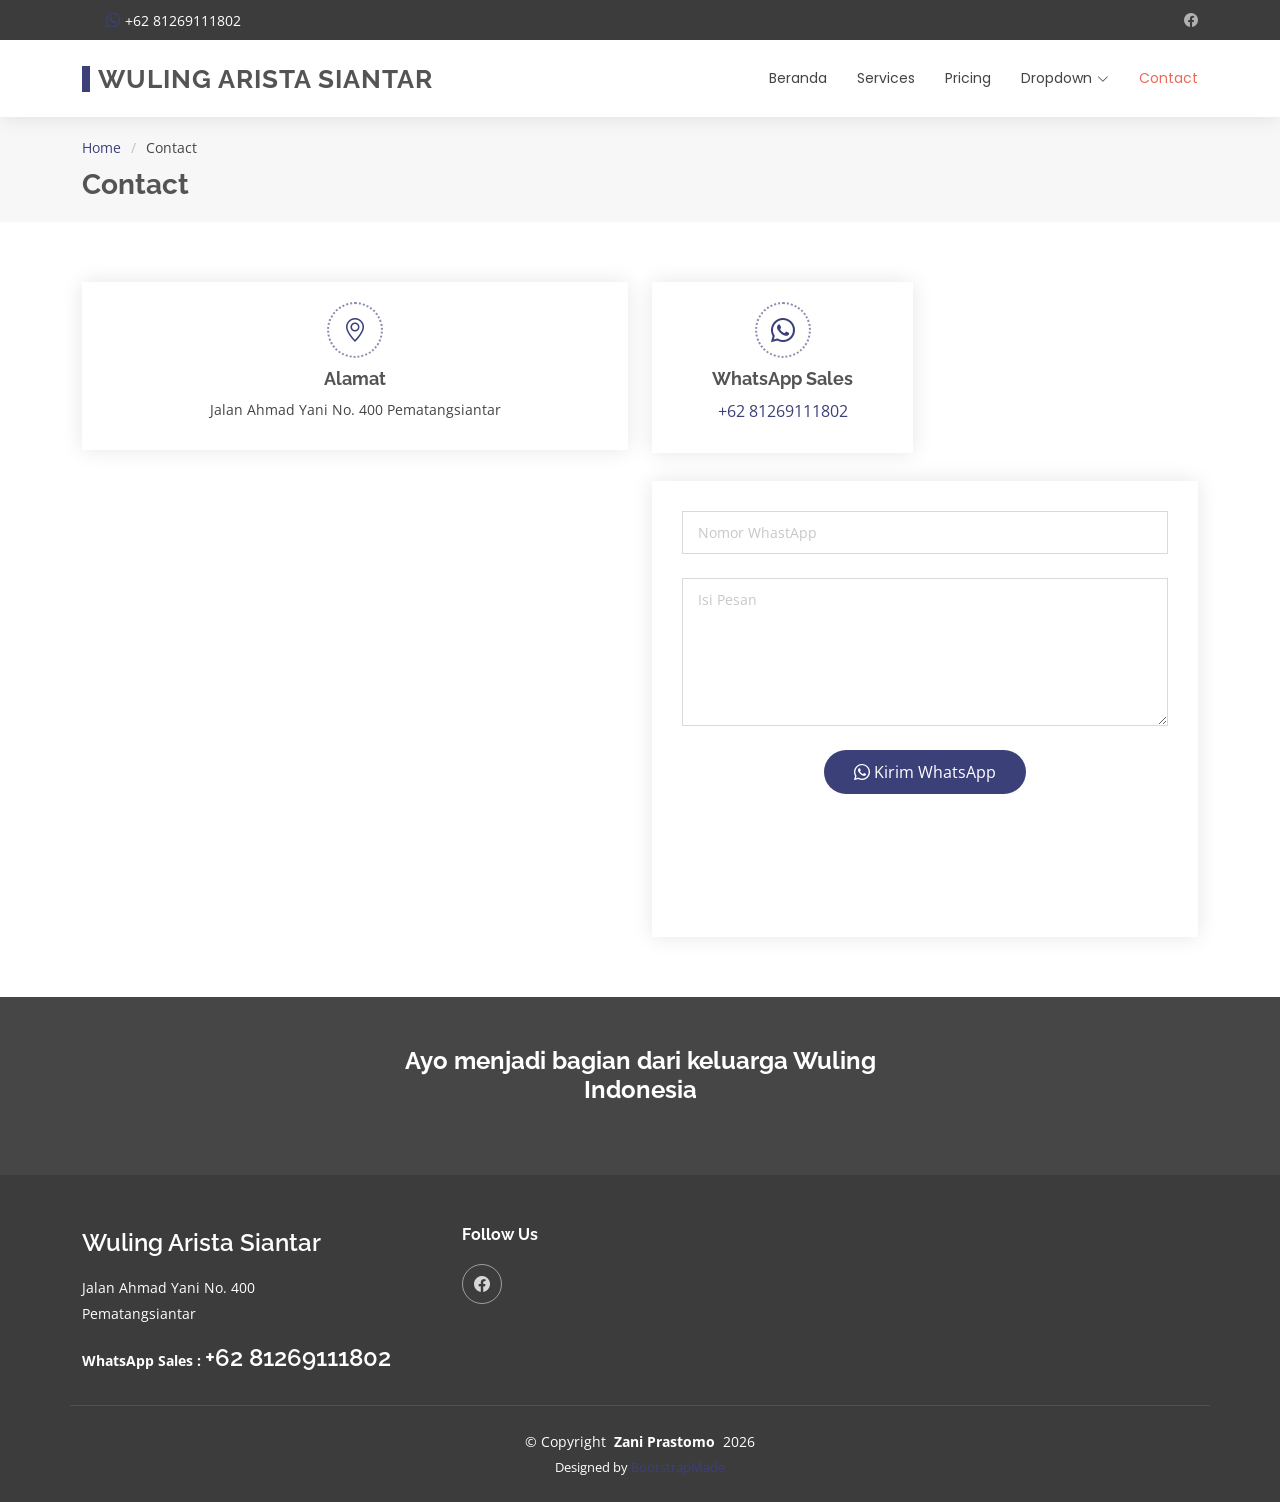
<file: contact.html>
<!doctype html>
<html lang="en">
  <head>
    <meta charset="utf-8" />
    <meta content="width=device-width, initial-scale=1.0" name="viewport" />
    <title>Kontak - Wuling Siantar</title>
    <meta name="description" content="Dealer Wuling Siantar" />
    <meta name="keywords" content="Wuling Pematangsiantar" />
    <meta name="keywords" content="Dealer Wuling di Siantar" />

    <link rel="canonical" href="https://wuling-siantar.my.id/" />

    <!-- Favicons -->
    <link href="assets/img/favicon.ico" rel="icon" />
    <link href="assets/img/apple-touch-icon.png" rel="apple-touch-icon" />

    <!-- Fonts -->
    <link href="https://fonts.googleapis.com" rel="preconnect" />
    <link href="https://fonts.gstatic.com" rel="preconnect" crossorigin />
    <link
      href="https://fonts.googleapis.com/css2?family=Open+Sans:ital,wght@0,300;0,400;0,500;0,600;0,700;0,800;1,300;1,400;1,500;1,600;1,700;1,800&family=Poppins:ital,wght@0,100;0,200;0,300;0,400;0,500;0,600;0,700;0,800;0,900;1,100;1,200;1,300;1,400;1,500;1,600;1,700;1,800;1,900&family=Raleway:ital,wght@0,100;0,200;0,300;0,400;0,500;0,600;0,700;0,800;0,900;1,100;1,200;1,300;1,400;1,500;1,600;1,700;1,800;1,900&display=swap"
      rel="stylesheet"
    />

    <!-- Vendor CSS Files -->
    <link
      href="assets/vendor/bootstrap/css/bootstrap.min.css"
      rel="stylesheet"
    />
    <link
      href="assets/vendor/bootstrap-icons/bootstrap-icons.css"
      rel="stylesheet"
    />
    <link href="assets/vendor/aos/aos.css" rel="stylesheet" />
    <link href="assets/vendor/swiper/swiper-bundle.min.css" rel="stylesheet" />
    <link
      href="assets/vendor/glightbox/css/glightbox.min.css"
      rel="stylesheet"
    />

    <!-- Main CSS File -->
    <link href="assets/css/main.css" rel="stylesheet" />

    <!-- =======================================================
  * Template Name: Eterna
  * Template URL: https://bootstrapmade.com/eterna-free-multipurpose-bootstrap-template/
  * Updated: Aug 07 2024 with Bootstrap v5.3.3
  * Author: BootstrapMade.com
  * License: https://bootstrapmade.com/license/
  ======================================================== -->
  </head>

  <body class="contact-page">
    <header id="header" class="header sticky-top">
      <div class="topbar d-flex align-items-center dark-background">
        <div
          class="container d-flex justify-content-center justify-content-md-between"
        >
          <div class="contact-info d-flex align-items-center">
            <i class="bi bi-whatsapp d-flex align-items-center ms-4"
              ><span>+62 81269111802</span></i
            >
          </div>
          <div class="social-links d-none d-md-flex align-items-center">
            <a href="#" class="facebook"><i class="bi bi-facebook"></i></a>
          </div>
        </div>
      </div>
      <!-- End Top Bar -->

      <div class="branding">
        <div
          class="container position-relative d-flex align-items-center justify-content-between"
        >
          <a href="index.html" class="logo d-flex align-items-center">
            <!-- Uncomment the line below if you also wish to use an image logo -->
            <!-- <img src="assets/img/logo.png" alt=""> -->
            <h1 class="sitename">Wuling Arista Siantar<br /></h1>
          </a>

          <nav id="navmenu" class="navmenu">
            <ul>
              <li><a href="index.html">Beranda</a></li>
              <li><a href="services.html">Services</a></li>
              <li><a href="pricing.html">Pricing</a></li>
              <li class="dropdown">
                <a href="#"
                  ><span>Dropdown</span>
                  <i class="bi bi-chevron-down toggle-dropdown"></i
                ></a>
                <ul>
                  <li><a href="#">Dropdown 1</a></li>
                  <li class="dropdown">
                    <a href="#"
                      ><span>Deep Dropdown</span>
                      <i class="bi bi-chevron-down toggle-dropdown"></i
                    ></a>
                    <ul>
                      <li><a href="#">Deep Dropdown 1</a></li>
                      <li><a href="#">Deep Dropdown 2</a></li>
                      <li><a href="#">Deep Dropdown 3</a></li>
                      <li><a href="#">Deep Dropdown 4</a></li>
                      <li><a href="#">Deep Dropdown 5</a></li>
                    </ul>
                  </li>
                  <li><a href="#">Dropdown 2</a></li>
                  <li><a href="#">Dropdown 3</a></li>
                  <li><a href="#">Dropdown 4</a></li>
                </ul>
              </li>
              <li><a href="contact.html" class="active">Contact</a></li>
            </ul>
            <i class="mobile-nav-toggle d-xl-none bi bi-list"></i>
          </nav>
        </div>
      </div>
    </header>

    <main class="main">
      <!-- Page Title -->
      <div class="page-title" data-aos="fade">
        <div class="container">
          <nav class="breadcrumbs">
            <ol>
              <li><a href="index.html">Home</a></li>
              <li class="current">Contact</li>
            </ol>
          </nav>
          <h1>Contact</h1>
        </div>
      </div>
      <!-- End Page Title -->

      <!-- Contact Section -->
      <section id="contact" class="contact section">
        <div class="container" data-aos="fade-up" data-aos-delay="100">
          <div class="row gy-4">
            <div class="col-lg-6">
              <div
                class="info-item d-flex flex-column justify-content-center align-items-center"
                data-aos="fade-up"
                data-aos-delay="200"
              >
                <i class="bi bi-geo-alt"></i>
                <h3>Alamat</h3>
                <p>Jalan Ahmad Yani No. 400 Pematangsiantar</p>
              </div>
            </div>
            <!-- End Info Item -->

            <div class="col-lg-3 col-md-6">
              <div
                class="info-item d-flex flex-column justify-content-center align-items-center"
                data-aos="fade-up"
                data-aos-delay="300"
              >
                <i class="bi bi-whatsapp"></i>
                <h3>WhatsApp Sales</h3>
                <a
                  class="whatsapp-link"
                  data-phone="6281269111802"
                  data-message="Halo, saya tertarik dengan produk Wuling."
                  href="#"
                  target="_blank"
                  rel="noopener noreferrer"
                >
                  +62 81269111802
                </a>
              </div>
            </div>
            <!-- End Info Item -->
          </div>

          <div class="row gy-4 mt-1">
            <div class="col-lg-6" data-aos="fade-up" data-aos-delay="300">
              <iframe
                src="https://www.google.com/maps/embed?pb=!1m18!1m12!1m3!1d290.08076480833347!2d99.07880142140989!3d2.9733653616312212!2m3!1f0!2f0!3f0!3m2!1i1024!2i768!4f13.1!3m3!1m2!1s0x3031850ebef82121%3A0x40bbb248ff9e0af2!2sWULING%20ARISTA%20PEMATANGSIANTAR!5e0!3m2!1sid!2sid!4v1787027597512!5m2!1sid!2sid"
                width="600"
                height="450"
                style="border: 0"
                allowfullscreen=""
                loading="lazy"
                referrerpolicy="strict-origin-when-cross-origin"
              ></iframe>
            </div>
            <!-- End Google Maps -->

            <div class="col-lg-6">
              <form class="php-email-form" id="whatsapp-form">
                <div class="row gy-4">
                  <div class="col-md-12">
                    <input
                      type="text"
                      class="form-control"
                      name="whatsapp"
                      placeholder="Nomor WhastApp"
                      required=""
                    />
                  </div>

                  <div class="col-md-12">
                    <textarea
                      class="form-control"
                      name="message"
                      rows="6"
                      placeholder="Isi Pesan"
                      required=""
                    ></textarea>
                  </div>

                  <div class="col-md-12 text-center">
                    <button type="submit">
                      <i class="bi bi-whatsapp"></i>
                      Kirim WhatsApp
                    </button>
                  </div>
                </div>
              </form>
            </div>
            <!-- End Contact Form -->
          </div>
        </div>
      </section>
      <!-- /Contact Section -->
    </main>

    <footer id="footer" class="footer position-relative dark-background">
      <div class="footer-newsletter">
        <div class="container">
          <div class="row justify-content-center text-center">
            <div class="col-lg-6">
              <h4>Ayo menjadi bagian dari keluarga Wuling Indonesia</h4>
            </div>
          </div>
        </div>
      </div>

      <div class="container footer-top">
        <div class="row gy-4">
          <div class="col-lg-4 col-md-6 footer-about">
            <a href="index.html" class="d-flex align-items-center">
              <span class="sitename">Wuling Arista Siantar</span>
            </a>
            <div class="footer-contact pt-3">
              <p>Jalan Ahmad Yani No. 400</p>
              <p>Pematangsiantar</p>
              <p class="mt-3">
                <strong>WhatsApp Sales :</strong>
                <a
                  class="whatsapp-link"
                  data-phone="6281269111802"
                  data-message="Halo, saya tertarik dengan produk Wuling."
                  href="#"
                  target="_blank"
                  rel="noopener noreferrer"
                >
                  +62 81269111802
                </a>
              </p>
            </div>
          </div>

          <!-- <div class="col-lg-2 col-md-3 footer-links">
            <h4>Useful Links</h4>
            <ul>
              <li><i class="bi bi-chevron-right"></i> <a href="#">Home</a></li>
              <li>
                <i class="bi bi-chevron-right"></i> <a href="#">About us</a>
              </li>
              <li>
                <i class="bi bi-chevron-right"></i> <a href="#">Services</a>
              </li>
              <li>
                <i class="bi bi-chevron-right"></i>
                <a href="#">Terms of service</a>
              </li>
            </ul>
          </div> -->

          <div class="col-lg-4 col-md-12">
            <h4>Follow Us</h4>
            <div class="social-links d-flex">
              <a href=""><i class="bi bi-facebook"></i></a>
            </div>
          </div>
        </div>
      </div>

      <div class="container copyright text-center mt-4">
        <p>
          © <span>Copyright</span>
          <strong class="px-1 sitename">Zani Prastomo</strong>
          <span>2026</span>
        </p>
        <div class="credits">
          <!-- All the links in the footer should remain intact. -->
          <!-- You can delete the links only if you've purchased the pro version. -->
          <!-- Licensing information: https://bootstrapmade.com/license/ -->
          <!-- Purchase the pro version with working PHP/AJAX contact form: [buy-url] -->
          Designed by <a href="https://bootstrapmade.com/">BootstrapMade</a>
        </div>
      </div>
    </footer>

    <!-- Scroll Top -->
    <a
      href="#"
      id="scroll-top"
      class="scroll-top d-flex align-items-center justify-content-center"
      ><i class="bi bi-arrow-up-short"></i
    ></a>

    <!-- Preloader -->
    <div id="preloader"></div>

    <!-- Vendor JS Files -->
    <script src="assets/vendor/bootstrap/js/bootstrap.bundle.min.js"></script>
    <script src="assets/vendor/php-email-form/validate.js"></script>
    <script src="assets/vendor/aos/aos.js"></script>
    <script src="assets/vendor/swiper/swiper-bundle.min.js"></script>
    <script src="assets/vendor/purecounter/purecounter_vanilla.js"></script>
    <script src="assets/vendor/waypoints/noframework.waypoints.js"></script>
    <script src="assets/vendor/glightbox/js/glightbox.min.js"></script>
    <script src="assets/vendor/imagesloaded/imagesloaded.pkgd.min.js"></script>
    <script src="assets/vendor/isotope-layout/isotope.pkgd.min.js"></script>
    <script src="assets/js/whatsapp.js"></script>

    <!-- Main JS File -->
    <script src="assets/js/main.js"></script>
  </body>
</html>
</file>
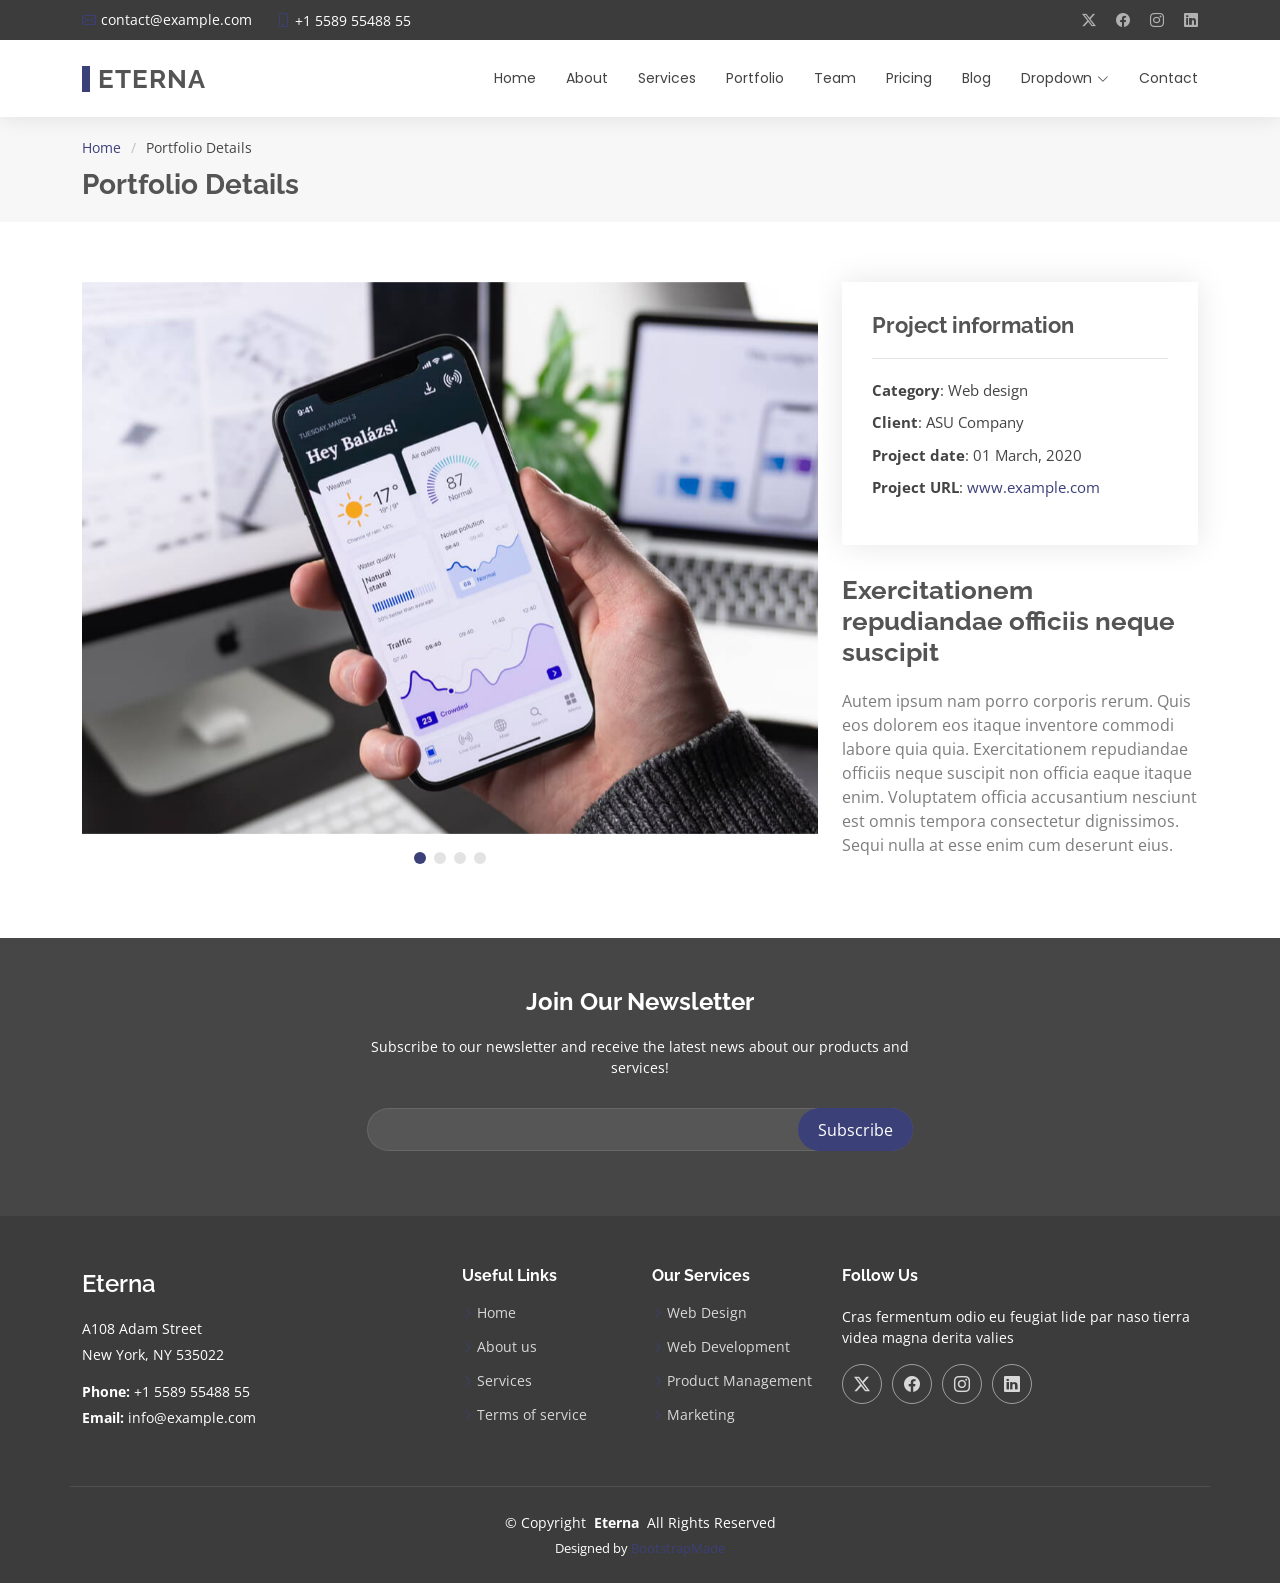
<file: portfolio-details.html>
<!DOCTYPE html>
<html lang="en">

<head>
  <meta charset="utf-8">
  <meta content="width=device-width, initial-scale=1.0" name="viewport">
  <title>Portfolio Details - Eterna Bootstrap Template</title>
  <meta name="description" content="">
  <meta name="keywords" content="">

  <!-- Favicons -->
  <link href="assets/img/favicon.png" rel="icon">
  <link href="assets/img/apple-touch-icon.png" rel="apple-touch-icon">

  <!-- Fonts -->
  <link href="https://fonts.googleapis.com" rel="preconnect">
  <link href="https://fonts.gstatic.com" rel="preconnect" crossorigin>
  <link href="https://fonts.googleapis.com/css2?family=Open+Sans:ital,wght@0,300;0,400;0,500;0,600;0,700;0,800;1,300;1,400;1,500;1,600;1,700;1,800&family=Poppins:ital,wght@0,100;0,200;0,300;0,400;0,500;0,600;0,700;0,800;0,900;1,100;1,200;1,300;1,400;1,500;1,600;1,700;1,800;1,900&family=Raleway:ital,wght@0,100;0,200;0,300;0,400;0,500;0,600;0,700;0,800;0,900;1,100;1,200;1,300;1,400;1,500;1,600;1,700;1,800;1,900&display=swap" rel="stylesheet">

  <!-- Vendor CSS Files -->
  <link href="assets/vendor/bootstrap/css/bootstrap.min.css" rel="stylesheet">
  <link href="assets/vendor/bootstrap-icons/bootstrap-icons.css" rel="stylesheet">
  <link href="assets/vendor/aos/aos.css" rel="stylesheet">
  <link href="assets/vendor/swiper/swiper-bundle.min.css" rel="stylesheet">
  <link href="assets/vendor/glightbox/css/glightbox.min.css" rel="stylesheet">

  <!-- Main CSS File -->
  <link href="assets/css/main.css" rel="stylesheet">

  <!-- =======================================================
  * Template Name: Eterna
  * Template URL: https://bootstrapmade.com/eterna-free-multipurpose-bootstrap-template/
  * Updated: Aug 07 2024 with Bootstrap v5.3.3
  * Author: BootstrapMade.com
  * License: https://bootstrapmade.com/license/
  ======================================================== -->
</head>

<body class="portfolio-details-page">

  <header id="header" class="header sticky-top">

    <div class="topbar d-flex align-items-center dark-background">
      <div class="container d-flex justify-content-center justify-content-md-between">
        <div class="contact-info d-flex align-items-center">
          <i class="bi bi-envelope d-flex align-items-center"><a href="mailto:contact@example.com">contact@example.com</a></i>
          <i class="bi bi-phone d-flex align-items-center ms-4"><span>+1 5589 55488 55</span></i>
        </div>
        <div class="social-links d-none d-md-flex align-items-center">
          <a href="#" class="twitter"><i class="bi bi-twitter-x"></i></a>
          <a href="#" class="facebook"><i class="bi bi-facebook"></i></a>
          <a href="#" class="instagram"><i class="bi bi-instagram"></i></a>
          <a href="#" class="linkedin"><i class="bi bi-linkedin"></i></a>
        </div>
      </div>
    </div><!-- End Top Bar -->

    <div class="branding">

      <div class="container position-relative d-flex align-items-center justify-content-between">
        <a href="index.html" class="logo d-flex align-items-center">
          <!-- Uncomment the line below if you also wish to use an image logo -->
          <!-- <img src="assets/img/logo.png" alt=""> -->
          <h1 class="sitename">Eterna<br></h1>
        </a>

        <nav id="navmenu" class="navmenu">
          <ul>
            <li><a href="index.html">Home</a></li>
            <li><a href="about.html">About</a></li>
            <li><a href="services.html">Services</a></li>
            <li><a href="portfolio.html">Portfolio</a></li>
            <li><a href="team.html">Team</a></li>
            <li><a href="pricing.html">Pricing</a></li>
            <li><a href="blog.html">Blog</a></li>
            <li class="dropdown"><a href="#"><span>Dropdown</span> <i class="bi bi-chevron-down toggle-dropdown"></i></a>
              <ul>
                <li><a href="#">Dropdown 1</a></li>
                <li class="dropdown"><a href="#"><span>Deep Dropdown</span> <i class="bi bi-chevron-down toggle-dropdown"></i></a>
                  <ul>
                    <li><a href="#">Deep Dropdown 1</a></li>
                    <li><a href="#">Deep Dropdown 2</a></li>
                    <li><a href="#">Deep Dropdown 3</a></li>
                    <li><a href="#">Deep Dropdown 4</a></li>
                    <li><a href="#">Deep Dropdown 5</a></li>
                  </ul>
                </li>
                <li><a href="#">Dropdown 2</a></li>
                <li><a href="#">Dropdown 3</a></li>
                <li><a href="#">Dropdown 4</a></li>
              </ul>
            </li>
            <li><a href="contact.html">Contact</a></li>
          </ul>
          <i class="mobile-nav-toggle d-xl-none bi bi-list"></i>
        </nav>

      </div>

    </div>

  </header>

  <main class="main">

    <!-- Page Title -->
    <div class="page-title" data-aos="fade">
      <div class="container">
        <nav class="breadcrumbs">
          <ol>
            <li><a href="index.html">Home</a></li>
            <li class="current">Portfolio Details</li>
          </ol>
        </nav>
        <h1>Portfolio Details</h1>
      </div>
    </div><!-- End Page Title -->

    <!-- Portfolio Details Section -->
    <section id="portfolio-details" class="portfolio-details section">

      <div class="container" data-aos="fade-up" data-aos-delay="100">

        <div class="row gy-4">

          <div class="col-lg-8">
            <div class="portfolio-details-slider swiper init-swiper">

              <script type="application/json" class="swiper-config">
                {
                  "loop": true,
                  "speed": 600,
                  "autoplay": {
                    "delay": 5000
                  },
                  "slidesPerView": "auto",
                  "pagination": {
                    "el": ".swiper-pagination",
                    "type": "bullets",
                    "clickable": true
                  }
                }
              </script>

              <div class="swiper-wrapper align-items-center">

                <div class="swiper-slide">
                  <img src="assets/img/portfolio/app-1.jpg" alt="">
                </div>

                <div class="swiper-slide">
                  <img src="assets/img/portfolio/product-1.jpg" alt="">
                </div>

                <div class="swiper-slide">
                  <img src="assets/img/portfolio/branding-1.jpg" alt="">
                </div>

                <div class="swiper-slide">
                  <img src="assets/img/portfolio/books-1.jpg" alt="">
                </div>

              </div>
              <div class="swiper-pagination"></div>
            </div>
          </div>

          <div class="col-lg-4">
            <div class="portfolio-info" data-aos="fade-up" data-aos-delay="200">
              <h3>Project information</h3>
              <ul>
                <li><strong>Category</strong>: Web design</li>
                <li><strong>Client</strong>: ASU Company</li>
                <li><strong>Project date</strong>: 01 March, 2020</li>
                <li><strong>Project URL</strong>: <a href="#">www.example.com</a></li>
              </ul>
            </div>
            <div class="portfolio-description" data-aos="fade-up" data-aos-delay="300">
              <h2>Exercitationem repudiandae officiis neque suscipit</h2>
              <p>
                Autem ipsum nam porro corporis rerum. Quis eos dolorem eos itaque inventore commodi labore quia quia. Exercitationem repudiandae officiis neque suscipit non officia eaque itaque enim. Voluptatem officia accusantium nesciunt est omnis tempora consectetur dignissimos. Sequi nulla at esse enim cum deserunt eius.
              </p>
            </div>
          </div>

        </div>

      </div>

    </section><!-- /Portfolio Details Section -->

  </main>

  <footer id="footer" class="footer position-relative dark-background">

    <div class="footer-newsletter">
      <div class="container">
        <div class="row justify-content-center text-center">
          <div class="col-lg-6">
            <h4>Join Our Newsletter</h4>
            <p>Subscribe to our newsletter and receive the latest news about our products and services!</p>
            <form action="forms/newsletter.php" method="post" class="php-email-form">
              <div class="newsletter-form"><input type="email" name="email"><input type="submit" value="Subscribe"></div>
              <div class="loading">Loading</div>
              <div class="error-message"></div>
              <div class="sent-message">Your subscription request has been sent. Thank you!</div>
            </form>
          </div>
        </div>
      </div>
    </div>

    <div class="container footer-top">
      <div class="row gy-4">
        <div class="col-lg-4 col-md-6 footer-about">
          <a href="index.html" class="d-flex align-items-center">
            <span class="sitename">Eterna</span>
          </a>
          <div class="footer-contact pt-3">
            <p>A108 Adam Street</p>
            <p>New York, NY 535022</p>
            <p class="mt-3"><strong>Phone:</strong> <span>+1 5589 55488 55</span></p>
            <p><strong>Email:</strong> <span>info@example.com</span></p>
          </div>
        </div>

        <div class="col-lg-2 col-md-3 footer-links">
          <h4>Useful Links</h4>
          <ul>
            <li><i class="bi bi-chevron-right"></i> <a href="#">Home</a></li>
            <li><i class="bi bi-chevron-right"></i> <a href="#">About us</a></li>
            <li><i class="bi bi-chevron-right"></i> <a href="#">Services</a></li>
            <li><i class="bi bi-chevron-right"></i> <a href="#">Terms of service</a></li>
          </ul>
        </div>

        <div class="col-lg-2 col-md-3 footer-links">
          <h4>Our Services</h4>
          <ul>
            <li><i class="bi bi-chevron-right"></i> <a href="#">Web Design</a></li>
            <li><i class="bi bi-chevron-right"></i> <a href="#">Web Development</a></li>
            <li><i class="bi bi-chevron-right"></i> <a href="#">Product Management</a></li>
            <li><i class="bi bi-chevron-right"></i> <a href="#">Marketing</a></li>
          </ul>
        </div>

        <div class="col-lg-4 col-md-12">
          <h4>Follow Us</h4>
          <p>Cras fermentum odio eu feugiat lide par naso tierra videa magna derita valies</p>
          <div class="social-links d-flex">
            <a href=""><i class="bi bi-twitter-x"></i></a>
            <a href=""><i class="bi bi-facebook"></i></a>
            <a href=""><i class="bi bi-instagram"></i></a>
            <a href=""><i class="bi bi-linkedin"></i></a>
          </div>
        </div>

      </div>
    </div>

    <div class="container copyright text-center mt-4">
      <p>© <span>Copyright</span> <strong class="px-1 sitename">Eterna</strong> <span>All Rights Reserved</span></p>
      <div class="credits">
        <!-- All the links in the footer should remain intact. -->
        <!-- You can delete the links only if you've purchased the pro version. -->
        <!-- Licensing information: https://bootstrapmade.com/license/ -->
        <!-- Purchase the pro version with working PHP/AJAX contact form: [buy-url] -->
        Designed by <a href="https://bootstrapmade.com/">BootstrapMade</a>
      </div>
    </div>

  </footer>

  <!-- Scroll Top -->
  <a href="#" id="scroll-top" class="scroll-top d-flex align-items-center justify-content-center"><i class="bi bi-arrow-up-short"></i></a>

  <!-- Preloader -->
  <div id="preloader"></div>

  <!-- Vendor JS Files -->
  <script src="assets/vendor/bootstrap/js/bootstrap.bundle.min.js"></script>
  <script src="assets/vendor/php-email-form/validate.js"></script>
  <script src="assets/vendor/aos/aos.js"></script>
  <script src="assets/vendor/swiper/swiper-bundle.min.js"></script>
  <script src="assets/vendor/purecounter/purecounter_vanilla.js"></script>
  <script src="assets/vendor/waypoints/noframework.waypoints.js"></script>
  <script src="assets/vendor/glightbox/js/glightbox.min.js"></script>
  <script src="assets/vendor/imagesloaded/imagesloaded.pkgd.min.js"></script>
  <script src="assets/vendor/isotope-layout/isotope.pkgd.min.js"></script>

  <!-- Main JS File -->
  <script src="assets/js/main.js"></script>

</body>

</html>
</file>
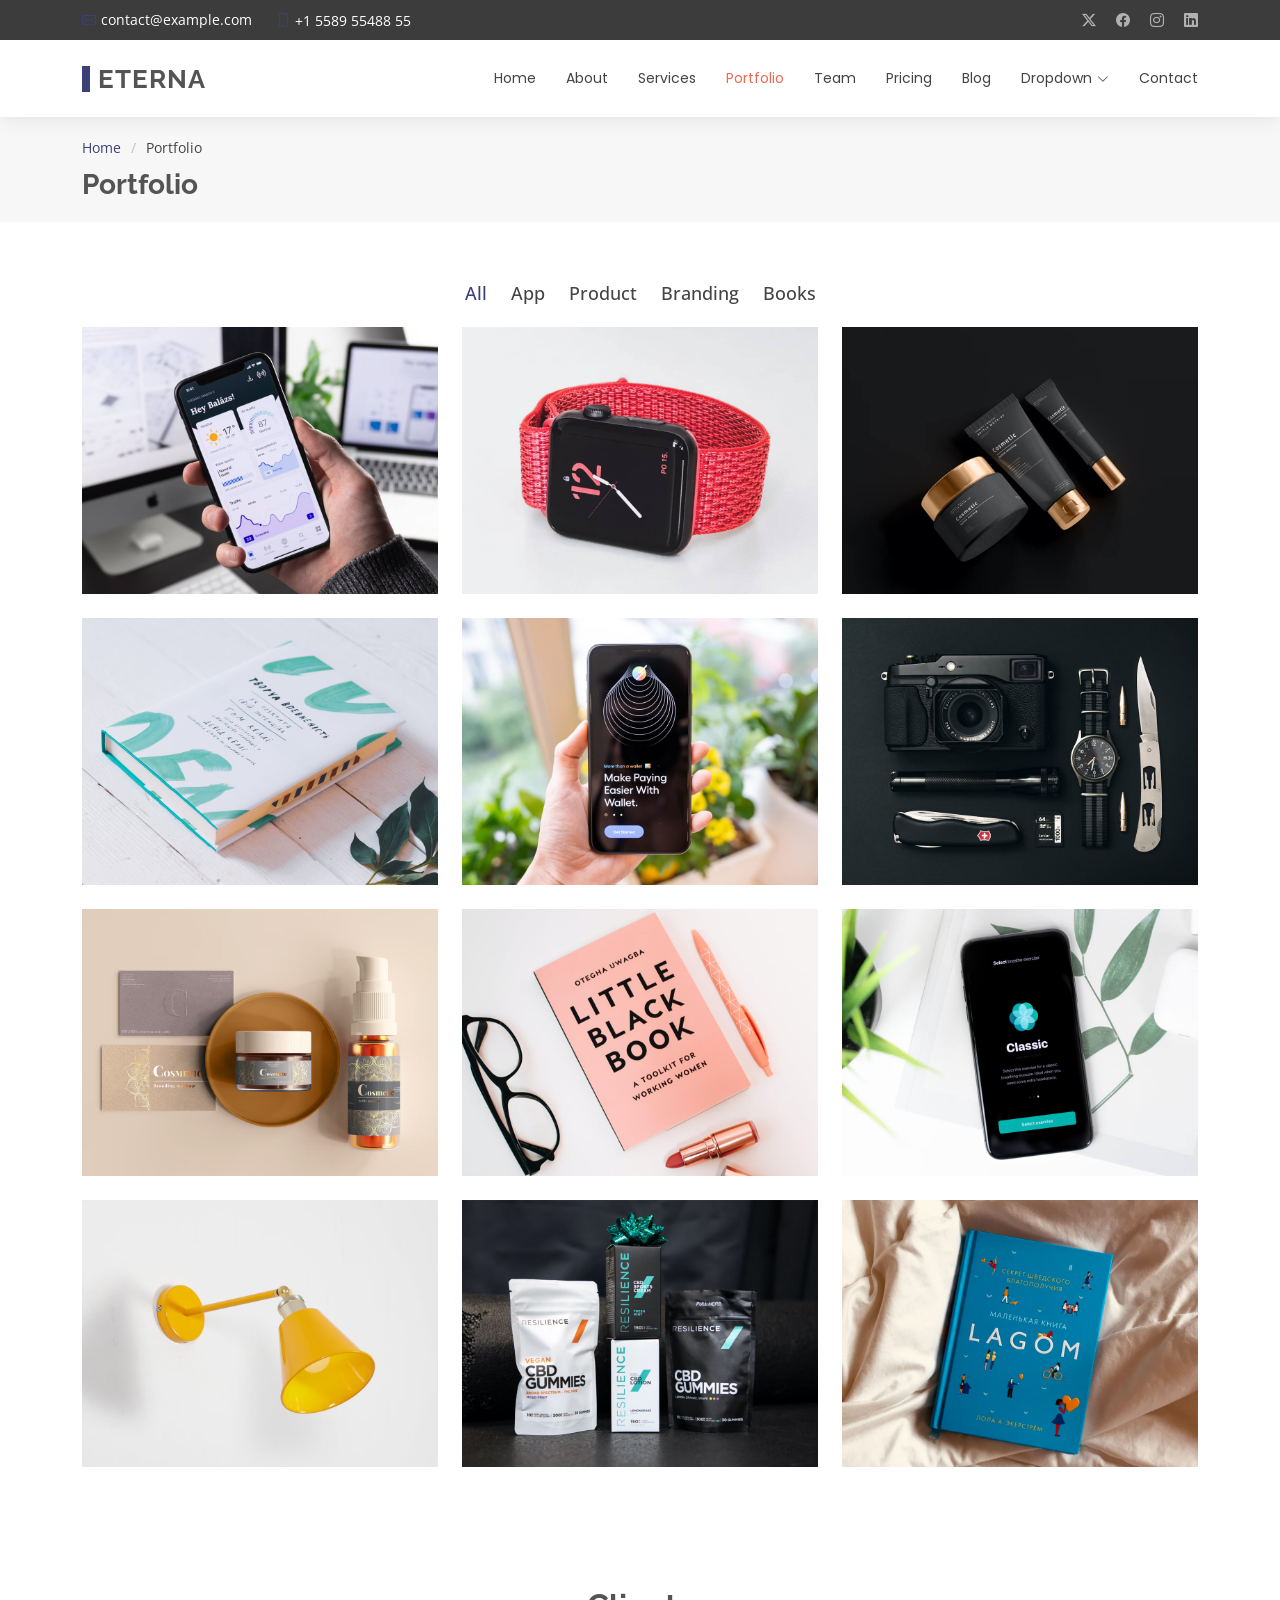
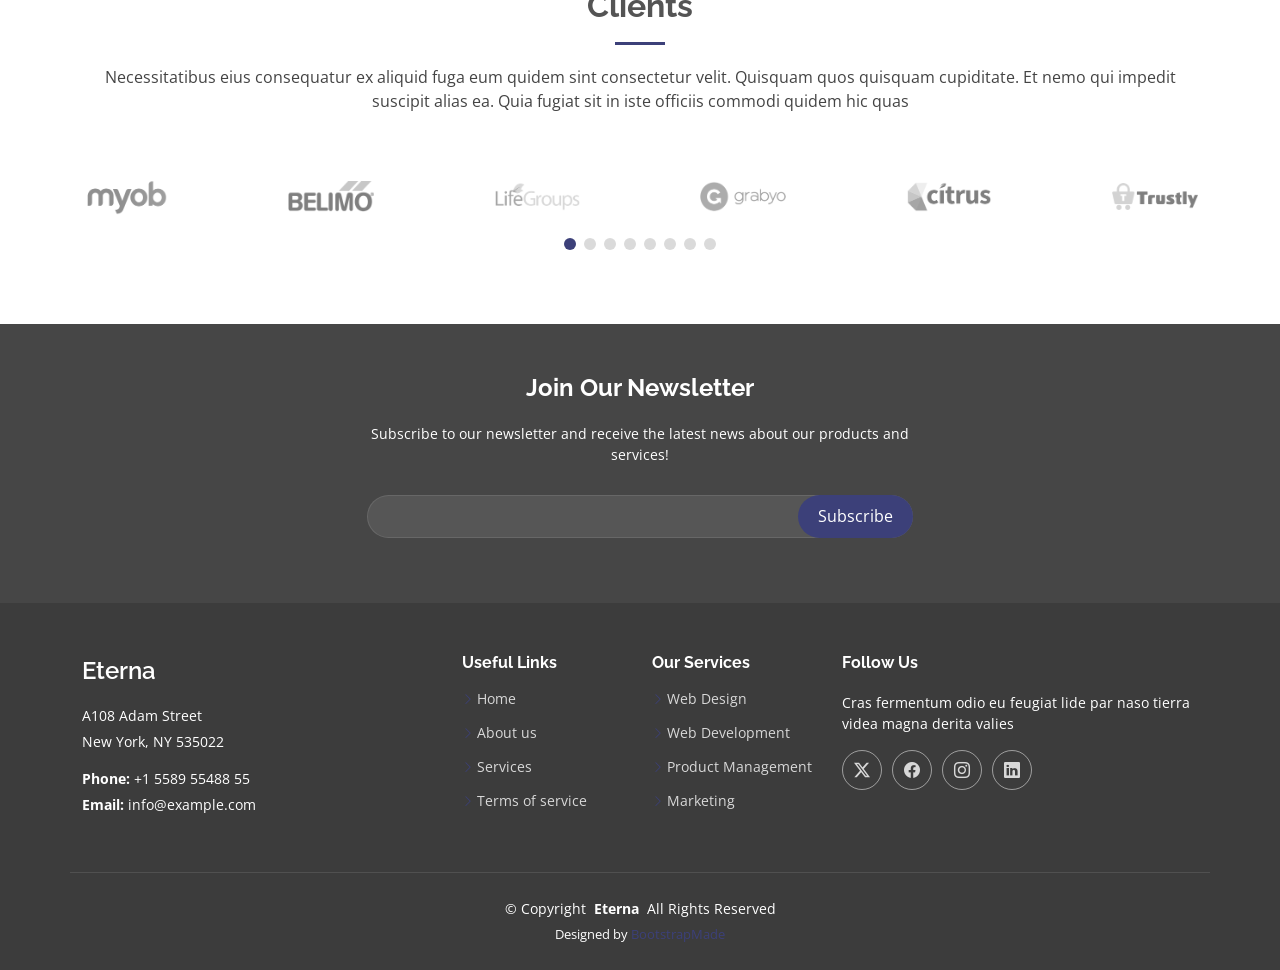
<file: portfolio.html>
<!DOCTYPE html>
<html lang="en">

<head>
  <meta charset="utf-8">
  <meta content="width=device-width, initial-scale=1.0" name="viewport">
  <title>Portfolio - Eterna Bootstrap Template</title>
  <meta name="description" content="">
  <meta name="keywords" content="">

  <!-- Favicons -->
  <link href="assets/img/favicon.png" rel="icon">
  <link href="assets/img/apple-touch-icon.png" rel="apple-touch-icon">

  <!-- Fonts -->
  <link href="https://fonts.googleapis.com" rel="preconnect">
  <link href="https://fonts.gstatic.com" rel="preconnect" crossorigin>
  <link href="https://fonts.googleapis.com/css2?family=Open+Sans:ital,wght@0,300;0,400;0,500;0,600;0,700;0,800;1,300;1,400;1,500;1,600;1,700;1,800&family=Poppins:ital,wght@0,100;0,200;0,300;0,400;0,500;0,600;0,700;0,800;0,900;1,100;1,200;1,300;1,400;1,500;1,600;1,700;1,800;1,900&family=Raleway:ital,wght@0,100;0,200;0,300;0,400;0,500;0,600;0,700;0,800;0,900;1,100;1,200;1,300;1,400;1,500;1,600;1,700;1,800;1,900&display=swap" rel="stylesheet">

  <!-- Vendor CSS Files -->
  <link href="assets/vendor/bootstrap/css/bootstrap.min.css" rel="stylesheet">
  <link href="assets/vendor/bootstrap-icons/bootstrap-icons.css" rel="stylesheet">
  <link href="assets/vendor/aos/aos.css" rel="stylesheet">
  <link href="assets/vendor/swiper/swiper-bundle.min.css" rel="stylesheet">
  <link href="assets/vendor/glightbox/css/glightbox.min.css" rel="stylesheet">

  <!-- Main CSS File -->
  <link href="assets/css/main.css" rel="stylesheet">

  <!-- =======================================================
  * Template Name: Eterna
  * Template URL: https://bootstrapmade.com/eterna-free-multipurpose-bootstrap-template/
  * Updated: Aug 07 2024 with Bootstrap v5.3.3
  * Author: BootstrapMade.com
  * License: https://bootstrapmade.com/license/
  ======================================================== -->
</head>

<body class="portfolio-page">

  <header id="header" class="header sticky-top">

    <div class="topbar d-flex align-items-center dark-background">
      <div class="container d-flex justify-content-center justify-content-md-between">
        <div class="contact-info d-flex align-items-center">
          <i class="bi bi-envelope d-flex align-items-center"><a href="mailto:contact@example.com">contact@example.com</a></i>
          <i class="bi bi-phone d-flex align-items-center ms-4"><span>+1 5589 55488 55</span></i>
        </div>
        <div class="social-links d-none d-md-flex align-items-center">
          <a href="#" class="twitter"><i class="bi bi-twitter-x"></i></a>
          <a href="#" class="facebook"><i class="bi bi-facebook"></i></a>
          <a href="#" class="instagram"><i class="bi bi-instagram"></i></a>
          <a href="#" class="linkedin"><i class="bi bi-linkedin"></i></a>
        </div>
      </div>
    </div><!-- End Top Bar -->

    <div class="branding">

      <div class="container position-relative d-flex align-items-center justify-content-between">
        <a href="index.html" class="logo d-flex align-items-center">
          <!-- Uncomment the line below if you also wish to use an image logo -->
          <!-- <img src="assets/img/logo.png" alt=""> -->
          <h1 class="sitename">Eterna<br></h1>
        </a>

        <nav id="navmenu" class="navmenu">
          <ul>
            <li><a href="index.html">Home</a></li>
            <li><a href="about.html">About</a></li>
            <li><a href="services.html">Services</a></li>
            <li><a href="portfolio.html" class="active">Portfolio</a></li>
            <li><a href="team.html">Team</a></li>
            <li><a href="pricing.html">Pricing</a></li>
            <li><a href="blog.html">Blog</a></li>
            <li class="dropdown"><a href="#"><span>Dropdown</span> <i class="bi bi-chevron-down toggle-dropdown"></i></a>
              <ul>
                <li><a href="#">Dropdown 1</a></li>
                <li class="dropdown"><a href="#"><span>Deep Dropdown</span> <i class="bi bi-chevron-down toggle-dropdown"></i></a>
                  <ul>
                    <li><a href="#">Deep Dropdown 1</a></li>
                    <li><a href="#">Deep Dropdown 2</a></li>
                    <li><a href="#">Deep Dropdown 3</a></li>
                    <li><a href="#">Deep Dropdown 4</a></li>
                    <li><a href="#">Deep Dropdown 5</a></li>
                  </ul>
                </li>
                <li><a href="#">Dropdown 2</a></li>
                <li><a href="#">Dropdown 3</a></li>
                <li><a href="#">Dropdown 4</a></li>
              </ul>
            </li>
            <li><a href="contact.html">Contact</a></li>
          </ul>
          <i class="mobile-nav-toggle d-xl-none bi bi-list"></i>
        </nav>

      </div>

    </div>

  </header>

  <main class="main">

    <!-- Page Title -->
    <div class="page-title" data-aos="fade">
      <div class="container">
        <nav class="breadcrumbs">
          <ol>
            <li><a href="index.html">Home</a></li>
            <li class="current">Portfolio</li>
          </ol>
        </nav>
        <h1>Portfolio</h1>
      </div>
    </div><!-- End Page Title -->

    <!-- Portfolio Section -->
    <section id="portfolio" class="portfolio section">

      <div class="container">

        <div class="isotope-layout" data-default-filter="*" data-layout="masonry" data-sort="original-order">

          <ul class="portfolio-filters isotope-filters" data-aos="fade-up" data-aos-delay="100">
            <li data-filter="*" class="filter-active">All</li>
            <li data-filter=".filter-app">App</li>
            <li data-filter=".filter-product">Product</li>
            <li data-filter=".filter-branding">Branding</li>
            <li data-filter=".filter-books">Books</li>
          </ul><!-- End Portfolio Filters -->

          <div class="row gy-4 isotope-container" data-aos="fade-up" data-aos-delay="200">

            <div class="col-lg-4 col-md-6 portfolio-item isotope-item filter-app">
              <div class="portfolio-content h-100">
                <img src="assets/img/portfolio/app-1.jpg" class="img-fluid" alt="">
                <div class="portfolio-info">
                  <h4>App 1</h4>
                  <p>Lorem ipsum, dolor sit amet consectetur</p>
                  <a href="assets/img/portfolio/app-1.jpg" title="App 1" data-gallery="portfolio-gallery-app" class="glightbox preview-link"><i class="bi bi-zoom-in"></i></a>
                  <a href="portfolio-details.html" title="More Details" class="details-link"><i class="bi bi-link-45deg"></i></a>
                </div>
              </div>
            </div><!-- End Portfolio Item -->

            <div class="col-lg-4 col-md-6 portfolio-item isotope-item filter-product">
              <div class="portfolio-content h-100">
                <img src="assets/img/portfolio/product-1.jpg" class="img-fluid" alt="">
                <div class="portfolio-info">
                  <h4>Product 1</h4>
                  <p>Lorem ipsum, dolor sit amet consectetur</p>
                  <a href="assets/img/portfolio/product-1.jpg" title="Product 1" data-gallery="portfolio-gallery-product" class="glightbox preview-link"><i class="bi bi-zoom-in"></i></a>
                  <a href="portfolio-details.html" title="More Details" class="details-link"><i class="bi bi-link-45deg"></i></a>
                </div>
              </div>
            </div><!-- End Portfolio Item -->

            <div class="col-lg-4 col-md-6 portfolio-item isotope-item filter-branding">
              <div class="portfolio-content h-100">
                <img src="assets/img/portfolio/branding-1.jpg" class="img-fluid" alt="">
                <div class="portfolio-info">
                  <h4>Branding 1</h4>
                  <p>Lorem ipsum, dolor sit amet consectetur</p>
                  <a href="assets/img/portfolio/branding-1.jpg" title="Branding 1" data-gallery="portfolio-gallery-branding" class="glightbox preview-link"><i class="bi bi-zoom-in"></i></a>
                  <a href="portfolio-details.html" title="More Details" class="details-link"><i class="bi bi-link-45deg"></i></a>
                </div>
              </div>
            </div><!-- End Portfolio Item -->

            <div class="col-lg-4 col-md-6 portfolio-item isotope-item filter-books">
              <div class="portfolio-content h-100">
                <img src="assets/img/portfolio/books-1.jpg" class="img-fluid" alt="">
                <div class="portfolio-info">
                  <h4>Books 1</h4>
                  <p>Lorem ipsum, dolor sit amet consectetur</p>
                  <a href="assets/img/portfolio/books-1.jpg" title="Branding 1" data-gallery="portfolio-gallery-book" class="glightbox preview-link"><i class="bi bi-zoom-in"></i></a>
                  <a href="portfolio-details.html" title="More Details" class="details-link"><i class="bi bi-link-45deg"></i></a>
                </div>
              </div>
            </div><!-- End Portfolio Item -->

            <div class="col-lg-4 col-md-6 portfolio-item isotope-item filter-app">
              <div class="portfolio-content h-100">
                <img src="assets/img/portfolio/app-2.jpg" class="img-fluid" alt="">
                <div class="portfolio-info">
                  <h4>App 2</h4>
                  <p>Lorem ipsum, dolor sit amet consectetur</p>
                  <a href="assets/img/portfolio/app-2.jpg" title="App 2" data-gallery="portfolio-gallery-app" class="glightbox preview-link"><i class="bi bi-zoom-in"></i></a>
                  <a href="portfolio-details.html" title="More Details" class="details-link"><i class="bi bi-link-45deg"></i></a>
                </div>
              </div>
            </div><!-- End Portfolio Item -->

            <div class="col-lg-4 col-md-6 portfolio-item isotope-item filter-product">
              <div class="portfolio-content h-100">
                <img src="assets/img/portfolio/product-2.jpg" class="img-fluid" alt="">
                <div class="portfolio-info">
                  <h4>Product 2</h4>
                  <p>Lorem ipsum, dolor sit amet consectetur</p>
                  <a href="assets/img/portfolio/product-2.jpg" title="Product 2" data-gallery="portfolio-gallery-product" class="glightbox preview-link"><i class="bi bi-zoom-in"></i></a>
                  <a href="portfolio-details.html" title="More Details" class="details-link"><i class="bi bi-link-45deg"></i></a>
                </div>
              </div>
            </div><!-- End Portfolio Item -->

            <div class="col-lg-4 col-md-6 portfolio-item isotope-item filter-branding">
              <div class="portfolio-content h-100">
                <img src="assets/img/portfolio/branding-2.jpg" class="img-fluid" alt="">
                <div class="portfolio-info">
                  <h4>Branding 2</h4>
                  <p>Lorem ipsum, dolor sit amet consectetur</p>
                  <a href="assets/img/portfolio/branding-2.jpg" title="Branding 2" data-gallery="portfolio-gallery-branding" class="glightbox preview-link"><i class="bi bi-zoom-in"></i></a>
                  <a href="portfolio-details.html" title="More Details" class="details-link"><i class="bi bi-link-45deg"></i></a>
                </div>
              </div>
            </div><!-- End Portfolio Item -->

            <div class="col-lg-4 col-md-6 portfolio-item isotope-item filter-books">
              <div class="portfolio-content h-100">
                <img src="assets/img/portfolio/books-2.jpg" class="img-fluid" alt="">
                <div class="portfolio-info">
                  <h4>Books 2</h4>
                  <p>Lorem ipsum, dolor sit amet consectetur</p>
                  <a href="assets/img/portfolio/books-2.jpg" title="Branding 2" data-gallery="portfolio-gallery-book" class="glightbox preview-link"><i class="bi bi-zoom-in"></i></a>
                  <a href="portfolio-details.html" title="More Details" class="details-link"><i class="bi bi-link-45deg"></i></a>
                </div>
              </div>
            </div><!-- End Portfolio Item -->

            <div class="col-lg-4 col-md-6 portfolio-item isotope-item filter-app">
              <div class="portfolio-content h-100">
                <img src="assets/img/portfolio/app-3.jpg" class="img-fluid" alt="">
                <div class="portfolio-info">
                  <h4>App 3</h4>
                  <p>Lorem ipsum, dolor sit amet consectetur</p>
                  <a href="assets/img/portfolio/app-3.jpg" title="App 3" data-gallery="portfolio-gallery-app" class="glightbox preview-link"><i class="bi bi-zoom-in"></i></a>
                  <a href="portfolio-details.html" title="More Details" class="details-link"><i class="bi bi-link-45deg"></i></a>
                </div>
              </div>
            </div><!-- End Portfolio Item -->

            <div class="col-lg-4 col-md-6 portfolio-item isotope-item filter-product">
              <div class="portfolio-content h-100">
                <img src="assets/img/portfolio/product-3.jpg" class="img-fluid" alt="">
                <div class="portfolio-info">
                  <h4>Product 3</h4>
                  <p>Lorem ipsum, dolor sit amet consectetur</p>
                  <a href="assets/img/portfolio/product-3.jpg" title="Product 3" data-gallery="portfolio-gallery-product" class="glightbox preview-link"><i class="bi bi-zoom-in"></i></a>
                  <a href="portfolio-details.html" title="More Details" class="details-link"><i class="bi bi-link-45deg"></i></a>
                </div>
              </div>
            </div><!-- End Portfolio Item -->

            <div class="col-lg-4 col-md-6 portfolio-item isotope-item filter-branding">
              <div class="portfolio-content h-100">
                <img src="assets/img/portfolio/branding-3.jpg" class="img-fluid" alt="">
                <div class="portfolio-info">
                  <h4>Branding 3</h4>
                  <p>Lorem ipsum, dolor sit amet consectetur</p>
                  <a href="assets/img/portfolio/branding-3.jpg" title="Branding 2" data-gallery="portfolio-gallery-branding" class="glightbox preview-link"><i class="bi bi-zoom-in"></i></a>
                  <a href="portfolio-details.html" title="More Details" class="details-link"><i class="bi bi-link-45deg"></i></a>
                </div>
              </div>
            </div><!-- End Portfolio Item -->

            <div class="col-lg-4 col-md-6 portfolio-item isotope-item filter-books">
              <div class="portfolio-content h-100">
                <img src="assets/img/portfolio/books-3.jpg" class="img-fluid" alt="">
                <div class="portfolio-info">
                  <h4>Books 3</h4>
                  <p>Lorem ipsum, dolor sit amet consectetur</p>
                  <a href="assets/img/portfolio/books-3.jpg" title="Branding 3" data-gallery="portfolio-gallery-book" class="glightbox preview-link"><i class="bi bi-zoom-in"></i></a>
                  <a href="portfolio-details.html" title="More Details" class="details-link"><i class="bi bi-link-45deg"></i></a>
                </div>
              </div>
            </div><!-- End Portfolio Item -->

          </div><!-- End Portfolio Container -->

        </div>

      </div>

    </section><!-- /Portfolio Section -->

    <!-- Clients Section -->
    <section id="clients" class="section clients">

      <!-- Section Title -->
      <div class="container section-title" data-aos="fade-up">
        <h2>Clients</h2>
        <p>Necessitatibus eius consequatur ex aliquid fuga eum quidem sint consectetur velit. Quisquam quos quisquam cupiditate. Et nemo qui impedit suscipit alias ea. Quia fugiat sit in iste officiis commodi quidem hic quas</p>
      </div><!-- End Section Title -->

      <div class="container" data-aos="fade-up" data-aos-delay="100">

        <div class="swiper init-swiper">
          <script type="application/json" class="swiper-config">
            {
              "loop": true,
              "speed": 600,
              "autoplay": {
                "delay": 5000
              },
              "slidesPerView": "auto",
              "pagination": {
                "el": ".swiper-pagination",
                "type": "bullets",
                "clickable": true
              },
              "breakpoints": {
                "320": {
                  "slidesPerView": 2,
                  "spaceBetween": 40
                },
                "480": {
                  "slidesPerView": 3,
                  "spaceBetween": 60
                },
                "640": {
                  "slidesPerView": 4,
                  "spaceBetween": 80
                },
                "992": {
                  "slidesPerView": 6,
                  "spaceBetween": 120
                }
              }
            }
          </script>
          <div class="swiper-wrapper align-items-center">
            <div class="swiper-slide"><img src="assets/img/clients/client-1.png" class="img-fluid" alt=""></div>
            <div class="swiper-slide"><img src="assets/img/clients/client-2.png" class="img-fluid" alt=""></div>
            <div class="swiper-slide"><img src="assets/img/clients/client-3.png" class="img-fluid" alt=""></div>
            <div class="swiper-slide"><img src="assets/img/clients/client-4.png" class="img-fluid" alt=""></div>
            <div class="swiper-slide"><img src="assets/img/clients/client-5.png" class="img-fluid" alt=""></div>
            <div class="swiper-slide"><img src="assets/img/clients/client-6.png" class="img-fluid" alt=""></div>
            <div class="swiper-slide"><img src="assets/img/clients/client-7.png" class="img-fluid" alt=""></div>
            <div class="swiper-slide"><img src="assets/img/clients/client-8.png" class="img-fluid" alt=""></div>
          </div>
          <div class="swiper-pagination"></div>
        </div>

      </div>

    </section><!-- /Clients Section -->

  </main>

  <footer id="footer" class="footer position-relative dark-background">

    <div class="footer-newsletter">
      <div class="container">
        <div class="row justify-content-center text-center">
          <div class="col-lg-6">
            <h4>Join Our Newsletter</h4>
            <p>Subscribe to our newsletter and receive the latest news about our products and services!</p>
            <form action="forms/newsletter.php" method="post" class="php-email-form">
              <div class="newsletter-form"><input type="email" name="email"><input type="submit" value="Subscribe"></div>
              <div class="loading">Loading</div>
              <div class="error-message"></div>
              <div class="sent-message">Your subscription request has been sent. Thank you!</div>
            </form>
          </div>
        </div>
      </div>
    </div>

    <div class="container footer-top">
      <div class="row gy-4">
        <div class="col-lg-4 col-md-6 footer-about">
          <a href="index.html" class="d-flex align-items-center">
            <span class="sitename">Eterna</span>
          </a>
          <div class="footer-contact pt-3">
            <p>A108 Adam Street</p>
            <p>New York, NY 535022</p>
            <p class="mt-3"><strong>Phone:</strong> <span>+1 5589 55488 55</span></p>
            <p><strong>Email:</strong> <span>info@example.com</span></p>
          </div>
        </div>

        <div class="col-lg-2 col-md-3 footer-links">
          <h4>Useful Links</h4>
          <ul>
            <li><i class="bi bi-chevron-right"></i> <a href="#">Home</a></li>
            <li><i class="bi bi-chevron-right"></i> <a href="#">About us</a></li>
            <li><i class="bi bi-chevron-right"></i> <a href="#">Services</a></li>
            <li><i class="bi bi-chevron-right"></i> <a href="#">Terms of service</a></li>
          </ul>
        </div>

        <div class="col-lg-2 col-md-3 footer-links">
          <h4>Our Services</h4>
          <ul>
            <li><i class="bi bi-chevron-right"></i> <a href="#">Web Design</a></li>
            <li><i class="bi bi-chevron-right"></i> <a href="#">Web Development</a></li>
            <li><i class="bi bi-chevron-right"></i> <a href="#">Product Management</a></li>
            <li><i class="bi bi-chevron-right"></i> <a href="#">Marketing</a></li>
          </ul>
        </div>

        <div class="col-lg-4 col-md-12">
          <h4>Follow Us</h4>
          <p>Cras fermentum odio eu feugiat lide par naso tierra videa magna derita valies</p>
          <div class="social-links d-flex">
            <a href=""><i class="bi bi-twitter-x"></i></a>
            <a href=""><i class="bi bi-facebook"></i></a>
            <a href=""><i class="bi bi-instagram"></i></a>
            <a href=""><i class="bi bi-linkedin"></i></a>
          </div>
        </div>

      </div>
    </div>

    <div class="container copyright text-center mt-4">
      <p>© <span>Copyright</span> <strong class="px-1 sitename">Eterna</strong> <span>All Rights Reserved</span></p>
      <div class="credits">
        <!-- All the links in the footer should remain intact. -->
        <!-- You can delete the links only if you've purchased the pro version. -->
        <!-- Licensing information: https://bootstrapmade.com/license/ -->
        <!-- Purchase the pro version with working PHP/AJAX contact form: [buy-url] -->
        Designed by <a href="https://bootstrapmade.com/">BootstrapMade</a>
      </div>
    </div>

  </footer>

  <!-- Scroll Top -->
  <a href="#" id="scroll-top" class="scroll-top d-flex align-items-center justify-content-center"><i class="bi bi-arrow-up-short"></i></a>

  <!-- Preloader -->
  <div id="preloader"></div>

  <!-- Vendor JS Files -->
  <script src="assets/vendor/bootstrap/js/bootstrap.bundle.min.js"></script>
  <script src="assets/vendor/php-email-form/validate.js"></script>
  <script src="assets/vendor/aos/aos.js"></script>
  <script src="assets/vendor/swiper/swiper-bundle.min.js"></script>
  <script src="assets/vendor/purecounter/purecounter_vanilla.js"></script>
  <script src="assets/vendor/waypoints/noframework.waypoints.js"></script>
  <script src="assets/vendor/glightbox/js/glightbox.min.js"></script>
  <script src="assets/vendor/imagesloaded/imagesloaded.pkgd.min.js"></script>
  <script src="assets/vendor/isotope-layout/isotope.pkgd.min.js"></script>

  <!-- Main JS File -->
  <script src="assets/js/main.js"></script>

</body>

</html>
</file>
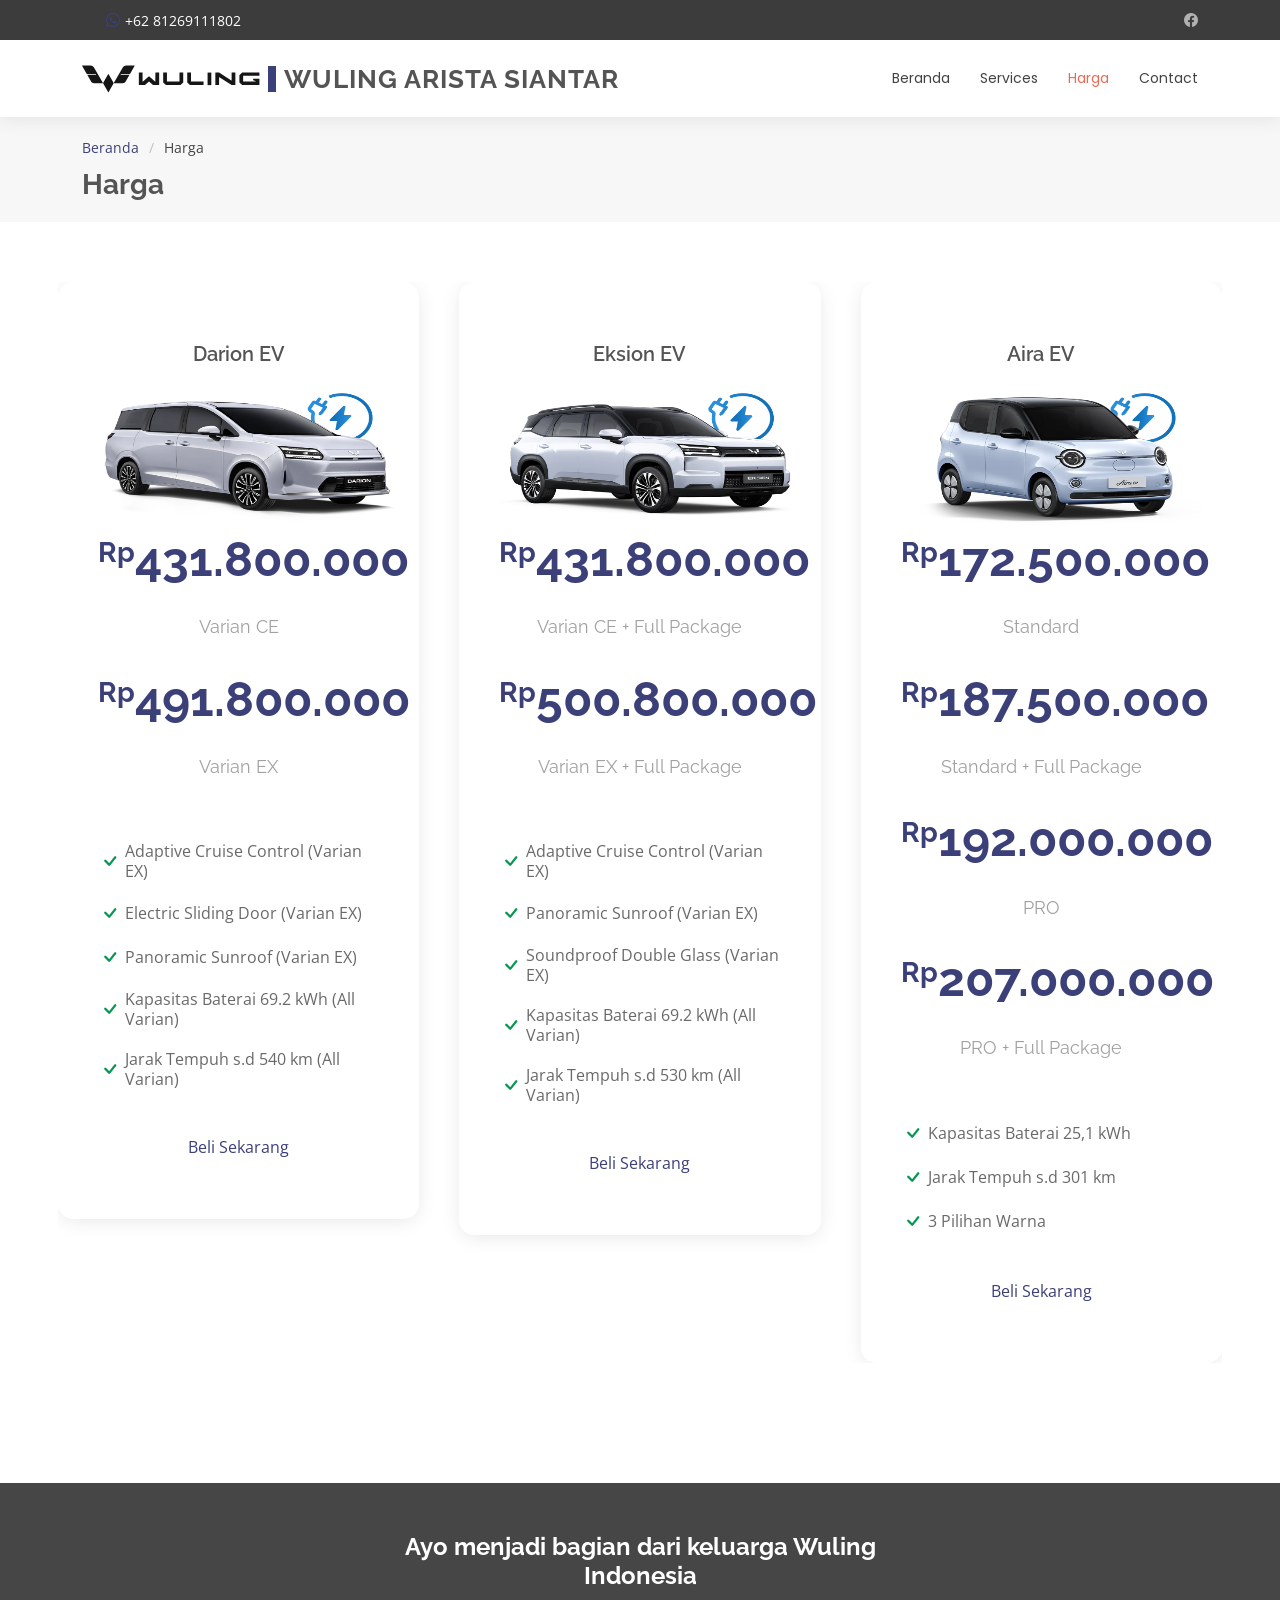
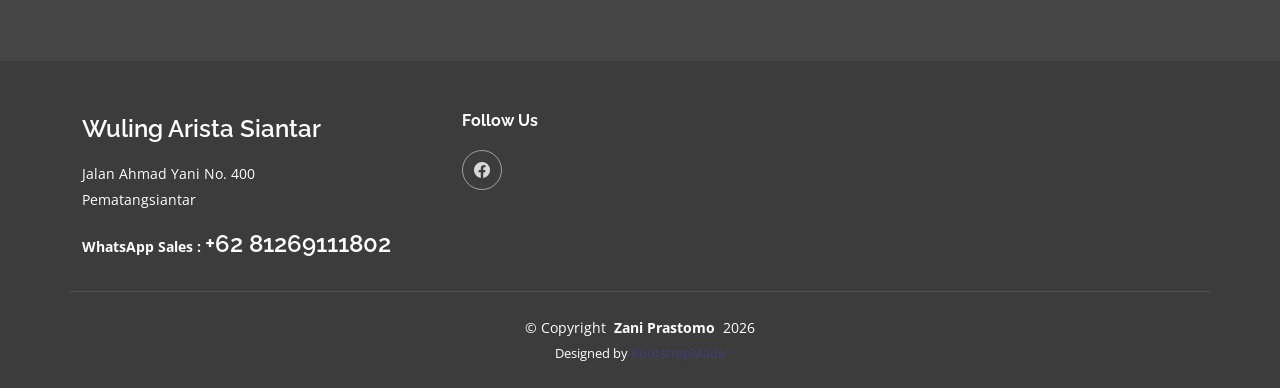
<file: pricing.html>
<!doctype html>
<html lang="en">
  <head>
    <meta charset="utf-8" />
    <meta content="width=device-width, initial-scale=1.0" name="viewport" />
    <title>Harga - Wuling Siantar</title>
    <meta name="description" content="" />
    <meta name="keywords" content="" />

    <link rel="canonical" href="https://wuling-siantar.my.id/" />

    <!-- Favicons -->
    <link href="assets/img/favicon.png" rel="icon" />
    <link href="assets/img/apple-touch-icon.png" rel="apple-touch-icon" />

    <!-- Fonts -->
    <link href="https://fonts.googleapis.com" rel="preconnect" />
    <link href="https://fonts.gstatic.com" rel="preconnect" crossorigin />
    <link
      href="https://fonts.googleapis.com/css2?family=Open+Sans:ital,wght@0,300;0,400;0,500;0,600;0,700;0,800;1,300;1,400;1,500;1,600;1,700;1,800&family=Poppins:ital,wght@0,100;0,200;0,300;0,400;0,500;0,600;0,700;0,800;0,900;1,100;1,200;1,300;1,400;1,500;1,600;1,700;1,800;1,900&family=Raleway:ital,wght@0,100;0,200;0,300;0,400;0,500;0,600;0,700;0,800;0,900;1,100;1,200;1,300;1,400;1,500;1,600;1,700;1,800;1,900&display=swap"
      rel="stylesheet"
    />

    <!-- Vendor CSS Files -->
    <link
      href="assets/vendor/bootstrap/css/bootstrap.min.css"
      rel="stylesheet"
    />
    <link
      href="assets/vendor/bootstrap-icons/bootstrap-icons.css"
      rel="stylesheet"
    />
    <link href="assets/vendor/aos/aos.css" rel="stylesheet" />
    <link href="assets/vendor/swiper/swiper-bundle.min.css" rel="stylesheet" />
    <link
      href="assets/vendor/glightbox/css/glightbox.min.css"
      rel="stylesheet"
    />

    <!-- Main CSS File -->
    <link href="assets/css/main.css" rel="stylesheet" />

    <!-- =======================================================
  * Template Name: Eterna
  * Template URL: https://bootstrapmade.com/eterna-free-multipurpose-bootstrap-template/
  * Updated: Aug 07 2024 with Bootstrap v5.3.3
  * Author: BootstrapMade.com
  * License: https://bootstrapmade.com/license/
  ======================================================== -->
  </head>

  <body class="pricing-page">
    <header id="header" class="header sticky-top">
      <div class="topbar d-flex align-items-center dark-background">
        <div
          class="container d-flex justify-content-center justify-content-md-between"
        >
          <div class="contact-info d-flex align-items-center">
            <i class="bi bi-whatsapp d-flex align-items-center ms-4"
              ><span>+62 81269111802</span></i
            >
          </div>
          <div class="social-links d-none d-md-flex align-items-center">
            <a href="#" class="facebook"><i class="bi bi-facebook"></i></a>
          </div>
        </div>
      </div>
      <!-- End Top Bar -->

      <div class="branding">
        <div
          class="container position-relative d-flex align-items-center justify-content-between"
        >
          <a href="index.html" class="logo d-flex align-items-center">
            <!-- Uncomment the line below if you also wish to use an image logo -->
            <img src="assets/img/logo.svg" alt="" />
            <h1 class="sitename">Wuling Arista Siantar<br /></h1>
          </a>

          <nav id="navmenu" class="navmenu">
            <ul>
              <li><a href="index.html">Beranda</a></li>
              <li><a href="services.html">Services</a></li>
              <li><a href="pricing.html" class="active">Harga</a></li>
              <li><a href="contact.html">Contact</a></li>
            </ul>
            <i class="mobile-nav-toggle d-xl-none bi bi-list"></i>
          </nav>
        </div>
      </div>
    </header>

    <main class="main">
      <!-- Page Title -->
      <div class="page-title" data-aos="fade">
        <div class="container">
          <nav class="breadcrumbs">
            <ol>
              <li><a href="index.html">Beranda</a></li>
              <li class="current">Harga</li>
            </ol>
          </nav>
          <h1>Harga</h1>
        </div>
      </div>
      <!-- End Page Title -->

      <!-- Pricing Section -->
      <section id="pricing" class="pricing section">
        <div class="container" data-aos="zoom-in" data-aos-delay="100">
          <div class="row g-5">
            <div class="swiper init-swiper">
              <script type="application/json" class="swiper-config">
                {
                  "loop": true,
                  "speed": 600,
                  "autoplay": {
                    "delay": 5000
                  },
                  "slidesPerView": "auto",
                  "pagination": {
                    "el": ".swiper-pagination",
                    "type": "bullets",
                    "clickable": true
                  },
                  "breakpoints": {
                    "320": {
                      "slidesPerView": 1,
                      "spaceBetween": 40
                    },
                    "480": {
                      "slidesPerView": 1,
                      "spaceBetween": 40
                    },
                    "640": {
                      "slidesPerView": 2,
                      "spaceBetween": 40
                    },
                    "992": {
                      "slidesPerView": 3,
                      "spaceBetween": 40
                    }
                  }
                }
              </script>
              <div class="swiper-wrapper align-items-center">
                <div class="swiper-slide">
                  <div class="col-lg-12">
                    <div class="pricing-item">
                      <h3>Darion EV</h3>
                      <img
                        src="assets/img/product/ev/Darion-EV-Home.webp"
                        alt="Darin EV"
                        sizes="auto"
                        srcset=""
                      />
                      <h4><sup>Rp</sup>431.800.000<span> Varian CE</span></h4>
                      <h4><sup>Rp</sup>491.800.000<span> Varian EX</span></h4>
                      <ul>
                        <li>
                          <i class="bi bi-check"></i>
                          <span>Adaptive Cruise Control (Varian EX)</span>
                        </li>
                        <li>
                          <i class="bi bi-check"></i>
                          <span>Electric Sliding Door (Varian EX)</span>
                        </li>
                        <li>
                          <i class="bi bi-check"></i>
                          <span>Panoramic Sunroof (Varian EX) </span>
                        </li>
                        <li>
                          <i class="bi bi-check"></i>
                          <span>Kapasitas Baterai 69.2 kWh (All Varian) </span>
                        </li>
                        <li>
                          <i class="bi bi-check"></i>
                          <span>Jarak Tempuh s.d 540 km (All Varian) </span>
                        </li>
                      </ul>
                      <div class="text-center">
                        <a
                          class="whatsapp-link"
                          data-phone="6281269111802"
                          data-message="Halo, saya tertarik dengan Wuling Darion EV."
                          href="#"
                          target="_blank"
                          rel="noopener noreferrer"
                        >
                          Beli Sekarang
                        </a>
                      </div>
                    </div>
                  </div>
                </div>
                <div class="swiper-slide">
                  <div class="col-lg-12">
                    <div class="pricing-item">
                      <h3>Eksion EV</h3>
                      <img
                        src="assets/img/product/ev/Eksion-EV-Home.webp"
                        alt="Eksio EV"
                        sizes="auto"
                        srcset=""
                      />
                      <h4>
                        <sup>Rp</sup>431.800.000<span>
                          Varian CE + Full Package</span
                        >
                      </h4>
                      <h4>
                        <sup>Rp</sup>500.800.000<span>
                          Varian EX + Full Package</span
                        >
                      </h4>
                      <ul>
                        <li>
                          <i class="bi bi-check"></i>
                          <span>Adaptive Cruise Control (Varian EX)</span>
                        </li>
                        <li>
                          <i class="bi bi-check"></i>
                          <span>Panoramic Sunroof (Varian EX) </span>
                        </li>
                        <li>
                          <i class="bi bi-check"></i>
                          <span>Soundproof Double Glass (Varian EX) </span>
                        </li>
                        <li>
                          <i class="bi bi-check"></i>
                          <span>Kapasitas Baterai 69.2 kWh (All Varian) </span>
                        </li>
                        <li>
                          <i class="bi bi-check"></i>
                          <span>Jarak Tempuh s.d 530 km (All Varian) </span>
                        </li>
                      </ul>
                      <div class="text-center">
                        <a
                          class="whatsapp-link"
                          data-phone="6281269111802"
                          data-message="Halo, saya tertarik dengan Wuling Eksion EV."
                          href="#"
                          target="_blank"
                          rel="noopener noreferrer"
                        >
                          Beli Sekarang
                        </a>
                      </div>
                    </div>
                  </div>
                </div>
                <div class="swiper-slide">
                  <div class="col-lg-12">
                    <div class="pricing-item">
                      <h3>Aira EV</h3>
                      <img
                        src="assets/img/product/ev/Aira-ev-Home.webp"
                        alt="Aira EV"
                        sizes="auto"
                        srcset=""
                      />
                      <h4><sup>Rp</sup>172.500.000<span> Standard</span></h4>
                      <h4>
                        <sup>Rp</sup>187.500.000<span>
                          Standard + Full Package</span
                        >
                      </h4>
                      <h4><sup>Rp</sup>192.000.000<span> PRO</span></h4>
                      <h4>
                        <sup>Rp</sup>207.000.000<span> PRO + Full Package</span>
                      </h4>
                      <ul>
                        <li>
                          <i class="bi bi-check"></i>
                          <span>Kapasitas Baterai 25,1 kWh</span>
                        </li>
                        <li>
                          <i class="bi bi-check"></i>
                          <span>Jarak Tempuh s.d 301 km</span>
                        </li>
                        <li>
                          <i class="bi bi-check"></i>
                          <span>3 Pilihan Warna</span>
                        </li>
                      </ul>
                      <div class="text-center">
                        <a
                          class="whatsapp-link"
                          data-phone="6281269111802"
                          data-message="Halo, saya tertarik dengan Wuling Aira EV."
                          href="#"
                          target="_blank"
                          rel="noopener noreferrer"
                        >
                          Beli Sekarang
                        </a>
                      </div>
                    </div>
                  </div>
                </div>
              </div>
              <div class="swiper-pagination"></div>
            </div>
          </div>
        </div>
      </section>
      <!-- /Pricing Section -->
    </main>

    <footer id="footer" class="footer position-relative dark-background">
      <div class="footer-newsletter">
        <div class="container">
          <div class="row justify-content-center text-center">
            <div class="col-lg-6">
              <h4>Ayo menjadi bagian dari keluarga Wuling Indonesia</h4>
            </div>
          </div>
        </div>
      </div>

      <div class="container footer-top">
        <div class="row gy-4">
          <div class="col-lg-4 col-md-6 footer-about">
            <a href="index.html" class="d-flex align-items-center">
              <span class="sitename">Wuling Arista Siantar</span>
            </a>
            <div class="footer-contact pt-3">
              <p>Jalan Ahmad Yani No. 400</p>
              <p>Pematangsiantar</p>
              <p class="mt-3">
                <strong>WhatsApp Sales :</strong>
                <a
                  class="whatsapp-link"
                  data-phone="6281269111802"
                  data-message="Halo, saya tertarik dengan produk Wuling."
                  href="#"
                  target="_blank"
                  rel="noopener noreferrer"
                >
                  +62 81269111802
                </a>
              </p>
            </div>
          </div>

          <!-- <div class="col-lg-2 col-md-3 footer-links">
            <h4>Useful Links</h4>
            <ul>
              <li><i class="bi bi-chevron-right"></i> <a href="#">Home</a></li>
              <li>
                <i class="bi bi-chevron-right"></i> <a href="#">About us</a>
              </li>
              <li>
                <i class="bi bi-chevron-right"></i> <a href="#">Services</a>
              </li>
              <li>
                <i class="bi bi-chevron-right"></i>
                <a href="#">Terms of service</a>
              </li>
            </ul>
          </div> -->

          <div class="col-lg-4 col-md-12">
            <h4>Follow Us</h4>
            <div class="social-links d-flex">
              <a href=""><i class="bi bi-facebook"></i></a>
            </div>
          </div>
        </div>
      </div>

      <div class="container copyright text-center mt-4">
        <p>
          © <span>Copyright</span>
          <strong class="px-1 sitename">Zani Prastomo</strong>
          <span>2026</span>
        </p>
        <div class="credits">
          <!-- All the links in the footer should remain intact. -->
          <!-- You can delete the links only if you've purchased the pro version. -->
          <!-- Licensing information: https://bootstrapmade.com/license/ -->
          <!-- Purchase the pro version with working PHP/AJAX contact form: [buy-url] -->
          Designed by <a href="https://bootstrapmade.com/">BootstrapMade</a>
        </div>
      </div>
    </footer>

    <!-- Scroll Top -->
    <a
      href="#"
      id="scroll-top"
      class="scroll-top d-flex align-items-center justify-content-center"
      ><i class="bi bi-arrow-up-short"></i
    ></a>

    <!-- Preloader -->
    <div id="preloader"></div>

    <!-- Vendor JS Files -->
    <script src="assets/vendor/bootstrap/js/bootstrap.bundle.min.js"></script>
    <script src="assets/vendor/php-email-form/validate.js"></script>
    <script src="assets/vendor/aos/aos.js"></script>
    <script src="assets/vendor/swiper/swiper-bundle.min.js"></script>
    <script src="assets/vendor/purecounter/purecounter_vanilla.js"></script>
    <script src="assets/vendor/waypoints/noframework.waypoints.js"></script>
    <script src="assets/vendor/glightbox/js/glightbox.min.js"></script>
    <script src="assets/vendor/imagesloaded/imagesloaded.pkgd.min.js"></script>
    <script src="assets/vendor/isotope-layout/isotope.pkgd.min.js"></script>
    <script src="assets/js/whatsapp.js"></script>

    <!-- Main JS File -->
    <script src="assets/js/main.js"></script>
  </body>
</html>
</file>
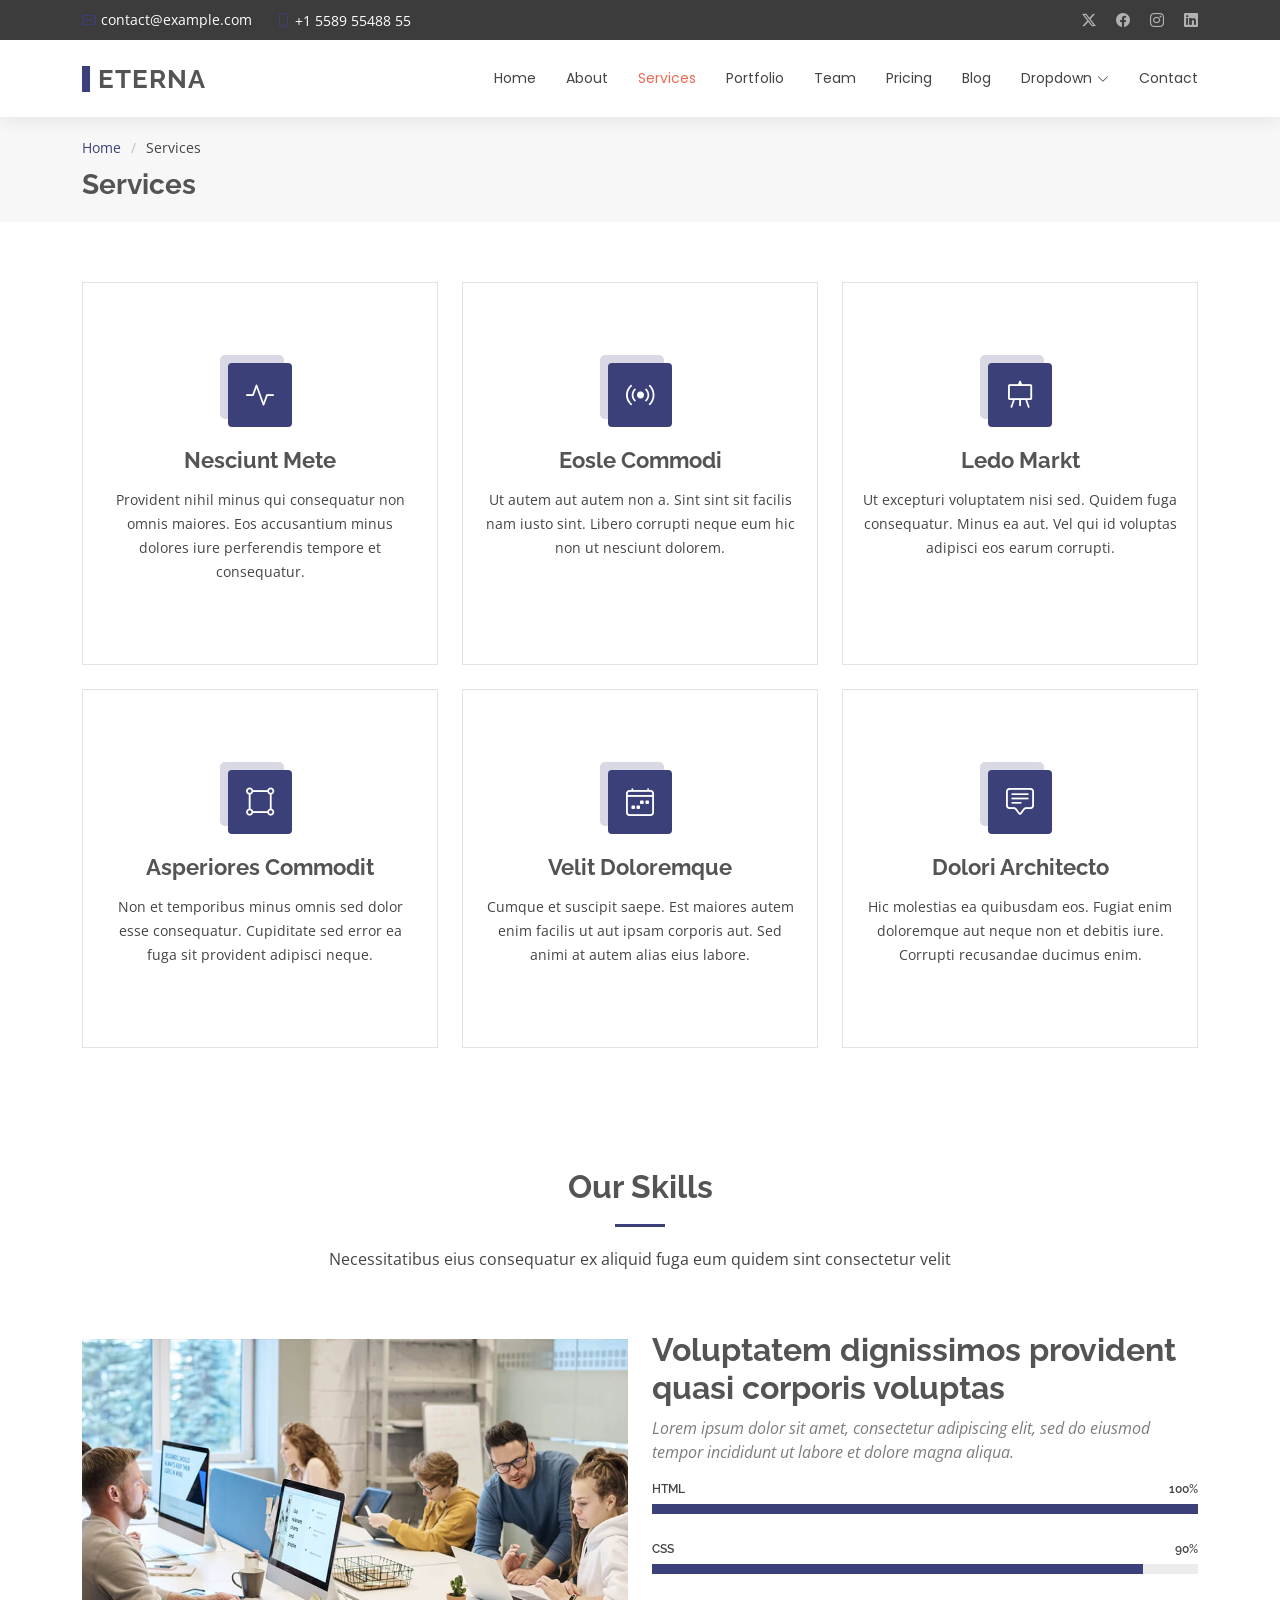
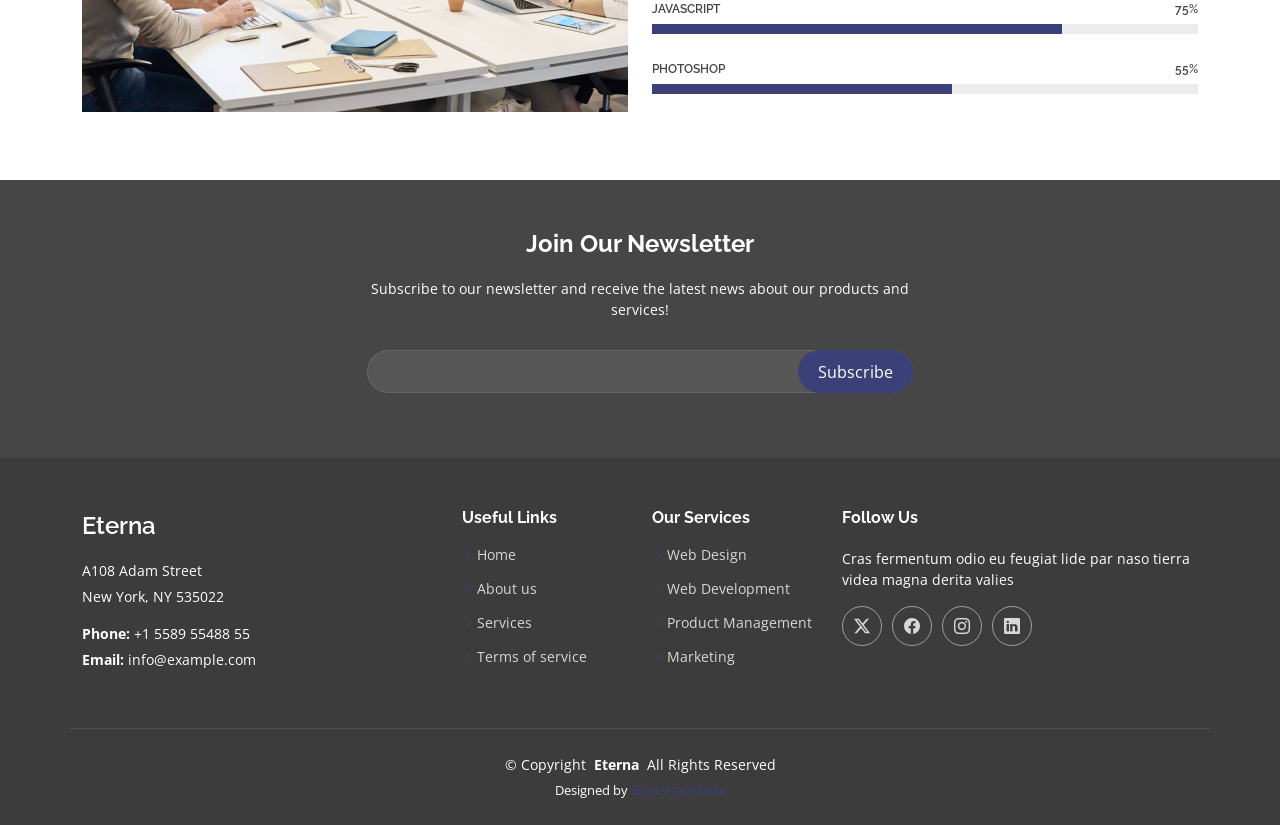
<file: services.html>
<!DOCTYPE html>
<html lang="en">

<head>
  <meta charset="utf-8">
  <meta content="width=device-width, initial-scale=1.0" name="viewport">
  <title>Services - Eterna Bootstrap Template</title>
  <meta name="description" content="">
  <meta name="keywords" content="">

  <!-- Favicons -->
  <link href="assets/img/favicon.png" rel="icon">
  <link href="assets/img/apple-touch-icon.png" rel="apple-touch-icon">

  <!-- Fonts -->
  <link href="https://fonts.googleapis.com" rel="preconnect">
  <link href="https://fonts.gstatic.com" rel="preconnect" crossorigin>
  <link href="https://fonts.googleapis.com/css2?family=Open+Sans:ital,wght@0,300;0,400;0,500;0,600;0,700;0,800;1,300;1,400;1,500;1,600;1,700;1,800&family=Poppins:ital,wght@0,100;0,200;0,300;0,400;0,500;0,600;0,700;0,800;0,900;1,100;1,200;1,300;1,400;1,500;1,600;1,700;1,800;1,900&family=Raleway:ital,wght@0,100;0,200;0,300;0,400;0,500;0,600;0,700;0,800;0,900;1,100;1,200;1,300;1,400;1,500;1,600;1,700;1,800;1,900&display=swap" rel="stylesheet">

  <!-- Vendor CSS Files -->
  <link href="assets/vendor/bootstrap/css/bootstrap.min.css" rel="stylesheet">
  <link href="assets/vendor/bootstrap-icons/bootstrap-icons.css" rel="stylesheet">
  <link href="assets/vendor/aos/aos.css" rel="stylesheet">
  <link href="assets/vendor/swiper/swiper-bundle.min.css" rel="stylesheet">
  <link href="assets/vendor/glightbox/css/glightbox.min.css" rel="stylesheet">

  <!-- Main CSS File -->
  <link href="assets/css/main.css" rel="stylesheet">

  <!-- =======================================================
  * Template Name: Eterna
  * Template URL: https://bootstrapmade.com/eterna-free-multipurpose-bootstrap-template/
  * Updated: Aug 07 2024 with Bootstrap v5.3.3
  * Author: BootstrapMade.com
  * License: https://bootstrapmade.com/license/
  ======================================================== -->
</head>

<body class="services-page">

  <header id="header" class="header sticky-top">

    <div class="topbar d-flex align-items-center dark-background">
      <div class="container d-flex justify-content-center justify-content-md-between">
        <div class="contact-info d-flex align-items-center">
          <i class="bi bi-envelope d-flex align-items-center"><a href="mailto:contact@example.com">contact@example.com</a></i>
          <i class="bi bi-phone d-flex align-items-center ms-4"><span>+1 5589 55488 55</span></i>
        </div>
        <div class="social-links d-none d-md-flex align-items-center">
          <a href="#" class="twitter"><i class="bi bi-twitter-x"></i></a>
          <a href="#" class="facebook"><i class="bi bi-facebook"></i></a>
          <a href="#" class="instagram"><i class="bi bi-instagram"></i></a>
          <a href="#" class="linkedin"><i class="bi bi-linkedin"></i></a>
        </div>
      </div>
    </div><!-- End Top Bar -->

    <div class="branding">

      <div class="container position-relative d-flex align-items-center justify-content-between">
        <a href="index.html" class="logo d-flex align-items-center">
          <!-- Uncomment the line below if you also wish to use an image logo -->
          <!-- <img src="assets/img/logo.png" alt=""> -->
          <h1 class="sitename">Eterna<br></h1>
        </a>

        <nav id="navmenu" class="navmenu">
          <ul>
            <li><a href="index.html">Home</a></li>
            <li><a href="about.html">About</a></li>
            <li><a href="services.html" class="active">Services</a></li>
            <li><a href="portfolio.html">Portfolio</a></li>
            <li><a href="team.html">Team</a></li>
            <li><a href="pricing.html">Pricing</a></li>
            <li><a href="blog.html">Blog</a></li>
            <li class="dropdown"><a href="#"><span>Dropdown</span> <i class="bi bi-chevron-down toggle-dropdown"></i></a>
              <ul>
                <li><a href="#">Dropdown 1</a></li>
                <li class="dropdown"><a href="#"><span>Deep Dropdown</span> <i class="bi bi-chevron-down toggle-dropdown"></i></a>
                  <ul>
                    <li><a href="#">Deep Dropdown 1</a></li>
                    <li><a href="#">Deep Dropdown 2</a></li>
                    <li><a href="#">Deep Dropdown 3</a></li>
                    <li><a href="#">Deep Dropdown 4</a></li>
                    <li><a href="#">Deep Dropdown 5</a></li>
                  </ul>
                </li>
                <li><a href="#">Dropdown 2</a></li>
                <li><a href="#">Dropdown 3</a></li>
                <li><a href="#">Dropdown 4</a></li>
              </ul>
            </li>
            <li><a href="contact.html">Contact</a></li>
          </ul>
          <i class="mobile-nav-toggle d-xl-none bi bi-list"></i>
        </nav>

      </div>

    </div>

  </header>

  <main class="main">

    <!-- Page Title -->
    <div class="page-title" data-aos="fade">
      <div class="container">
        <nav class="breadcrumbs">
          <ol>
            <li><a href="index.html">Home</a></li>
            <li class="current">Services</li>
          </ol>
        </nav>
        <h1>Services</h1>
      </div>
    </div><!-- End Page Title -->

    <!-- Services Section -->
    <section id="services" class="services section">

      <div class="container">

        <div class="row gy-4">

          <div class="col-lg-4 col-md-6" data-aos="fade-up" data-aos-delay="100">
            <div class="service-item  position-relative">
              <div class="icon">
                <i class="bi bi-activity"></i>
              </div>
              <a href="#" class="stretched-link">
                <h3>Nesciunt Mete</h3>
              </a>
              <p>Provident nihil minus qui consequatur non omnis maiores. Eos accusantium minus dolores iure perferendis tempore et consequatur.</p>
            </div>
          </div><!-- End Service Item -->

          <div class="col-lg-4 col-md-6" data-aos="fade-up" data-aos-delay="200">
            <div class="service-item position-relative">
              <div class="icon">
                <i class="bi bi-broadcast"></i>
              </div>
              <a href="#" class="stretched-link">
                <h3>Eosle Commodi</h3>
              </a>
              <p>Ut autem aut autem non a. Sint sint sit facilis nam iusto sint. Libero corrupti neque eum hic non ut nesciunt dolorem.</p>
            </div>
          </div><!-- End Service Item -->

          <div class="col-lg-4 col-md-6" data-aos="fade-up" data-aos-delay="300">
            <div class="service-item position-relative">
              <div class="icon">
                <i class="bi bi-easel"></i>
              </div>
              <a href="#" class="stretched-link">
                <h3>Ledo Markt</h3>
              </a>
              <p>Ut excepturi voluptatem nisi sed. Quidem fuga consequatur. Minus ea aut. Vel qui id voluptas adipisci eos earum corrupti.</p>
            </div>
          </div><!-- End Service Item -->

          <div class="col-lg-4 col-md-6" data-aos="fade-up" data-aos-delay="400">
            <div class="service-item position-relative">
              <div class="icon">
                <i class="bi bi-bounding-box-circles"></i>
              </div>
              <a href="#" class="stretched-link">
                <h3>Asperiores Commodit</h3>
              </a>
              <p>Non et temporibus minus omnis sed dolor esse consequatur. Cupiditate sed error ea fuga sit provident adipisci neque.</p>
              <a href="#" class="stretched-link"></a>
            </div>
          </div><!-- End Service Item -->

          <div class="col-lg-4 col-md-6" data-aos="fade-up" data-aos-delay="500">
            <div class="service-item position-relative">
              <div class="icon">
                <i class="bi bi-calendar4-week"></i>
              </div>
              <a href="#" class="stretched-link">
                <h3>Velit Doloremque</h3>
              </a>
              <p>Cumque et suscipit saepe. Est maiores autem enim facilis ut aut ipsam corporis aut. Sed animi at autem alias eius labore.</p>
              <a href="#" class="stretched-link"></a>
            </div>
          </div><!-- End Service Item -->

          <div class="col-lg-4 col-md-6" data-aos="fade-up" data-aos-delay="600">
            <div class="service-item position-relative">
              <div class="icon">
                <i class="bi bi-chat-square-text"></i>
              </div>
              <a href="#" class="stretched-link">
                <h3>Dolori Architecto</h3>
              </a>
              <p>Hic molestias ea quibusdam eos. Fugiat enim doloremque aut neque non et debitis iure. Corrupti recusandae ducimus enim.</p>
              <a href="#" class="stretched-link"></a>
            </div>
          </div><!-- End Service Item -->

        </div>

      </div>

    </section><!-- /Services Section -->

    <!-- Skills Section -->
    <section id="skills" class="skills section">

      <!-- Section Title -->
      <div class="container section-title" data-aos="fade-up">
        <h2>Our Skills</h2>
        <p>Necessitatibus eius consequatur ex aliquid fuga eum quidem sint consectetur velit</p>
      </div><!-- End Section Title -->

      <div class="container" data-aos="fade-up" data-aos-delay="100">

        <div class="row">

          <div class="col-lg-6 d-flex align-items-center">
            <img src="assets/img/skills.jpg" class="img-fluid" alt="">
          </div>

          <div class="col-lg-6 pt-4 pt-lg-0 content">

            <h3>Voluptatem dignissimos provident quasi corporis voluptas</h3>
            <p class="fst-italic">
              Lorem ipsum dolor sit amet, consectetur adipiscing elit, sed do eiusmod tempor incididunt ut labore et dolore magna aliqua.
            </p>

            <div class="skills-content skills-animation">

              <div class="progress">
                <span class="skill"><span>HTML</span> <i class="val">100%</i></span>
                <div class="progress-bar-wrap">
                  <div class="progress-bar" role="progressbar" aria-valuenow="100" aria-valuemin="0" aria-valuemax="100"></div>
                </div>
              </div><!-- End Skills Item -->

              <div class="progress">
                <span class="skill"><span>CSS</span> <i class="val">90%</i></span>
                <div class="progress-bar-wrap">
                  <div class="progress-bar" role="progressbar" aria-valuenow="90" aria-valuemin="0" aria-valuemax="100"></div>
                </div>
              </div><!-- End Skills Item -->

              <div class="progress">
                <span class="skill"><span>JavaScript</span> <i class="val">75%</i></span>
                <div class="progress-bar-wrap">
                  <div class="progress-bar" role="progressbar" aria-valuenow="75" aria-valuemin="0" aria-valuemax="100"></div>
                </div>
              </div><!-- End Skills Item -->

              <div class="progress">
                <span class="skill"><span>Photoshop</span> <i class="val">55%</i></span>
                <div class="progress-bar-wrap">
                  <div class="progress-bar" role="progressbar" aria-valuenow="55" aria-valuemin="0" aria-valuemax="100"></div>
                </div>
              </div><!-- End Skills Item -->

            </div>

          </div>
        </div>

      </div>

    </section><!-- /Skills Section -->

  </main>

  <footer id="footer" class="footer position-relative dark-background">

    <div class="footer-newsletter">
      <div class="container">
        <div class="row justify-content-center text-center">
          <div class="col-lg-6">
            <h4>Join Our Newsletter</h4>
            <p>Subscribe to our newsletter and receive the latest news about our products and services!</p>
            <form action="forms/newsletter.php" method="post" class="php-email-form">
              <div class="newsletter-form"><input type="email" name="email"><input type="submit" value="Subscribe"></div>
              <div class="loading">Loading</div>
              <div class="error-message"></div>
              <div class="sent-message">Your subscription request has been sent. Thank you!</div>
            </form>
          </div>
        </div>
      </div>
    </div>

    <div class="container footer-top">
      <div class="row gy-4">
        <div class="col-lg-4 col-md-6 footer-about">
          <a href="index.html" class="d-flex align-items-center">
            <span class="sitename">Eterna</span>
          </a>
          <div class="footer-contact pt-3">
            <p>A108 Adam Street</p>
            <p>New York, NY 535022</p>
            <p class="mt-3"><strong>Phone:</strong> <span>+1 5589 55488 55</span></p>
            <p><strong>Email:</strong> <span>info@example.com</span></p>
          </div>
        </div>

        <div class="col-lg-2 col-md-3 footer-links">
          <h4>Useful Links</h4>
          <ul>
            <li><i class="bi bi-chevron-right"></i> <a href="#">Home</a></li>
            <li><i class="bi bi-chevron-right"></i> <a href="#">About us</a></li>
            <li><i class="bi bi-chevron-right"></i> <a href="#">Services</a></li>
            <li><i class="bi bi-chevron-right"></i> <a href="#">Terms of service</a></li>
          </ul>
        </div>

        <div class="col-lg-2 col-md-3 footer-links">
          <h4>Our Services</h4>
          <ul>
            <li><i class="bi bi-chevron-right"></i> <a href="#">Web Design</a></li>
            <li><i class="bi bi-chevron-right"></i> <a href="#">Web Development</a></li>
            <li><i class="bi bi-chevron-right"></i> <a href="#">Product Management</a></li>
            <li><i class="bi bi-chevron-right"></i> <a href="#">Marketing</a></li>
          </ul>
        </div>

        <div class="col-lg-4 col-md-12">
          <h4>Follow Us</h4>
          <p>Cras fermentum odio eu feugiat lide par naso tierra videa magna derita valies</p>
          <div class="social-links d-flex">
            <a href=""><i class="bi bi-twitter-x"></i></a>
            <a href=""><i class="bi bi-facebook"></i></a>
            <a href=""><i class="bi bi-instagram"></i></a>
            <a href=""><i class="bi bi-linkedin"></i></a>
          </div>
        </div>

      </div>
    </div>

    <div class="container copyright text-center mt-4">
      <p>© <span>Copyright</span> <strong class="px-1 sitename">Eterna</strong> <span>All Rights Reserved</span></p>
      <div class="credits">
        <!-- All the links in the footer should remain intact. -->
        <!-- You can delete the links only if you've purchased the pro version. -->
        <!-- Licensing information: https://bootstrapmade.com/license/ -->
        <!-- Purchase the pro version with working PHP/AJAX contact form: [buy-url] -->
        Designed by <a href="https://bootstrapmade.com/">BootstrapMade</a>
      </div>
    </div>

  </footer>

  <!-- Scroll Top -->
  <a href="#" id="scroll-top" class="scroll-top d-flex align-items-center justify-content-center"><i class="bi bi-arrow-up-short"></i></a>

  <!-- Preloader -->
  <div id="preloader"></div>

  <!-- Vendor JS Files -->
  <script src="assets/vendor/bootstrap/js/bootstrap.bundle.min.js"></script>
  <script src="assets/vendor/php-email-form/validate.js"></script>
  <script src="assets/vendor/aos/aos.js"></script>
  <script src="assets/vendor/swiper/swiper-bundle.min.js"></script>
  <script src="assets/vendor/purecounter/purecounter_vanilla.js"></script>
  <script src="assets/vendor/waypoints/noframework.waypoints.js"></script>
  <script src="assets/vendor/glightbox/js/glightbox.min.js"></script>
  <script src="assets/vendor/imagesloaded/imagesloaded.pkgd.min.js"></script>
  <script src="assets/vendor/isotope-layout/isotope.pkgd.min.js"></script>

  <!-- Main JS File -->
  <script src="assets/js/main.js"></script>

</body>

</html>
</file>
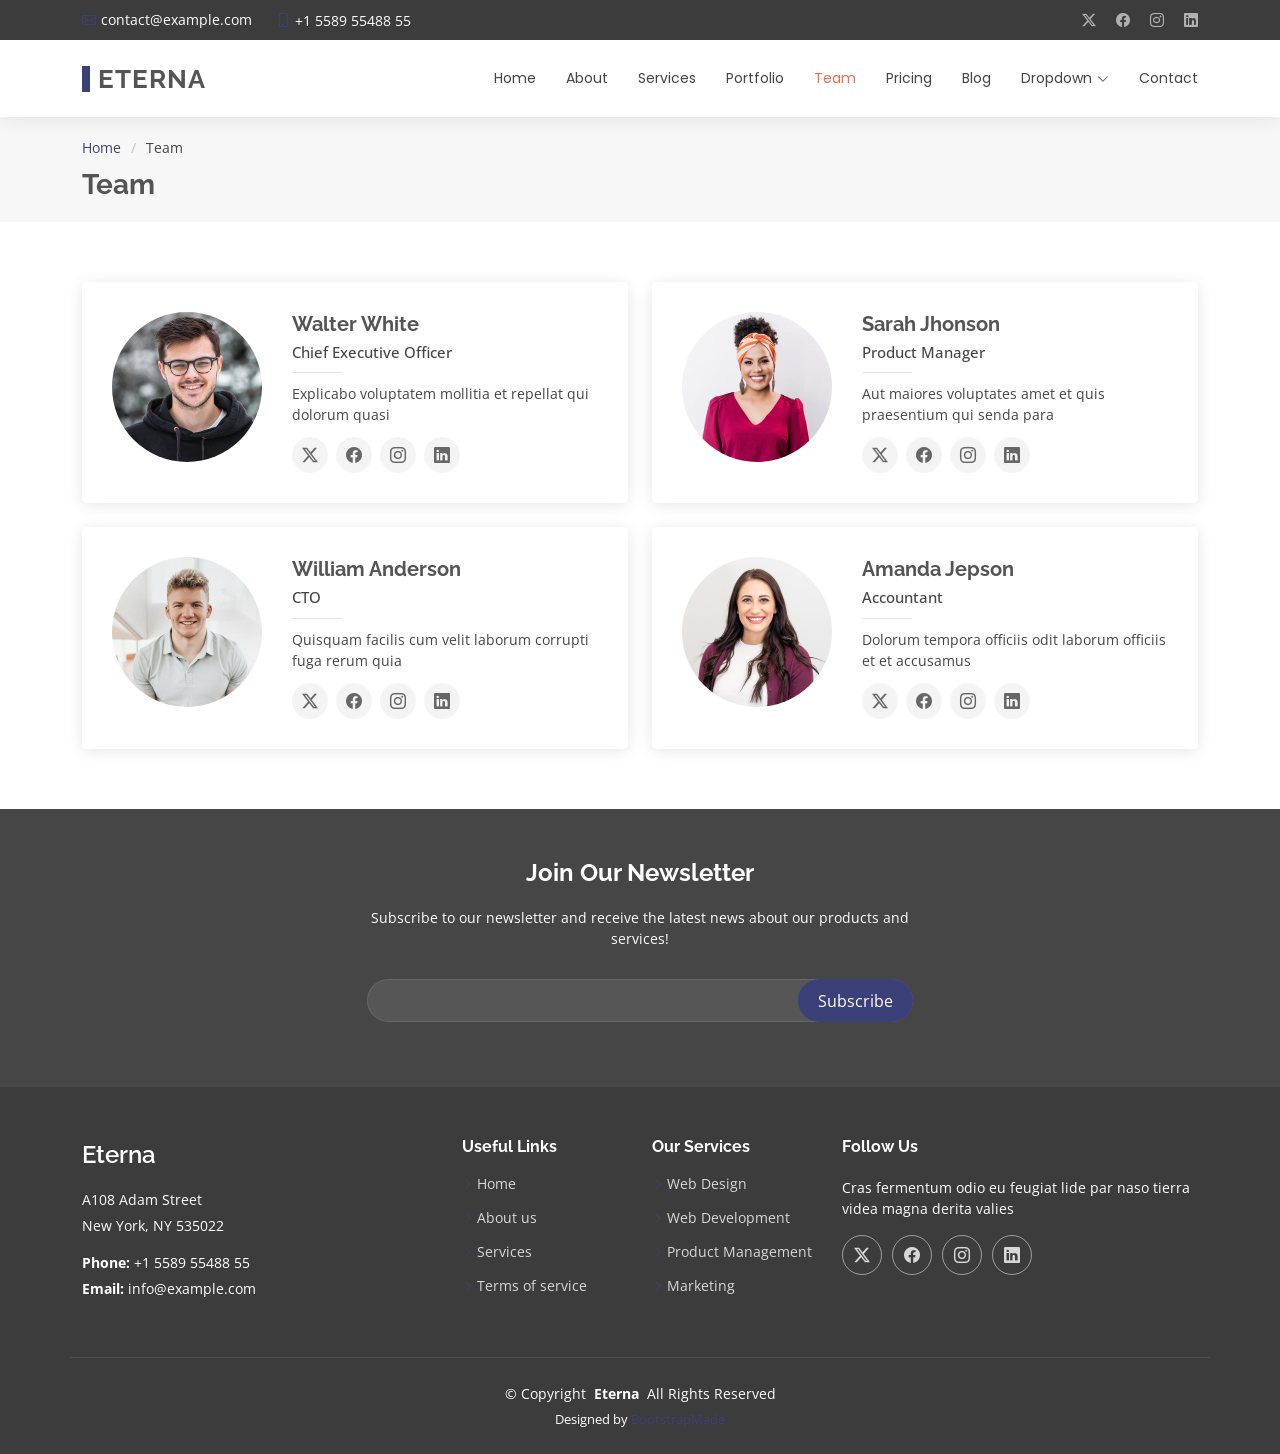
<file: team.html>
<!DOCTYPE html>
<html lang="en">

<head>
  <meta charset="utf-8">
  <meta content="width=device-width, initial-scale=1.0" name="viewport">
  <title>Team - Eterna Bootstrap Template</title>
  <meta name="description" content="">
  <meta name="keywords" content="">

  <!-- Favicons -->
  <link href="assets/img/favicon.png" rel="icon">
  <link href="assets/img/apple-touch-icon.png" rel="apple-touch-icon">

  <!-- Fonts -->
  <link href="https://fonts.googleapis.com" rel="preconnect">
  <link href="https://fonts.gstatic.com" rel="preconnect" crossorigin>
  <link href="https://fonts.googleapis.com/css2?family=Open+Sans:ital,wght@0,300;0,400;0,500;0,600;0,700;0,800;1,300;1,400;1,500;1,600;1,700;1,800&family=Poppins:ital,wght@0,100;0,200;0,300;0,400;0,500;0,600;0,700;0,800;0,900;1,100;1,200;1,300;1,400;1,500;1,600;1,700;1,800;1,900&family=Raleway:ital,wght@0,100;0,200;0,300;0,400;0,500;0,600;0,700;0,800;0,900;1,100;1,200;1,300;1,400;1,500;1,600;1,700;1,800;1,900&display=swap" rel="stylesheet">

  <!-- Vendor CSS Files -->
  <link href="assets/vendor/bootstrap/css/bootstrap.min.css" rel="stylesheet">
  <link href="assets/vendor/bootstrap-icons/bootstrap-icons.css" rel="stylesheet">
  <link href="assets/vendor/aos/aos.css" rel="stylesheet">
  <link href="assets/vendor/swiper/swiper-bundle.min.css" rel="stylesheet">
  <link href="assets/vendor/glightbox/css/glightbox.min.css" rel="stylesheet">

  <!-- Main CSS File -->
  <link href="assets/css/main.css" rel="stylesheet">

  <!-- =======================================================
  * Template Name: Eterna
  * Template URL: https://bootstrapmade.com/eterna-free-multipurpose-bootstrap-template/
  * Updated: Aug 07 2024 with Bootstrap v5.3.3
  * Author: BootstrapMade.com
  * License: https://bootstrapmade.com/license/
  ======================================================== -->
</head>

<body class="team-page">

  <header id="header" class="header sticky-top">

    <div class="topbar d-flex align-items-center dark-background">
      <div class="container d-flex justify-content-center justify-content-md-between">
        <div class="contact-info d-flex align-items-center">
          <i class="bi bi-envelope d-flex align-items-center"><a href="mailto:contact@example.com">contact@example.com</a></i>
          <i class="bi bi-phone d-flex align-items-center ms-4"><span>+1 5589 55488 55</span></i>
        </div>
        <div class="social-links d-none d-md-flex align-items-center">
          <a href="#" class="twitter"><i class="bi bi-twitter-x"></i></a>
          <a href="#" class="facebook"><i class="bi bi-facebook"></i></a>
          <a href="#" class="instagram"><i class="bi bi-instagram"></i></a>
          <a href="#" class="linkedin"><i class="bi bi-linkedin"></i></a>
        </div>
      </div>
    </div><!-- End Top Bar -->

    <div class="branding">

      <div class="container position-relative d-flex align-items-center justify-content-between">
        <a href="index.html" class="logo d-flex align-items-center">
          <!-- Uncomment the line below if you also wish to use an image logo -->
          <!-- <img src="assets/img/logo.png" alt=""> -->
          <h1 class="sitename">Eterna<br></h1>
        </a>

        <nav id="navmenu" class="navmenu">
          <ul>
            <li><a href="index.html">Home</a></li>
            <li><a href="about.html">About</a></li>
            <li><a href="services.html">Services</a></li>
            <li><a href="portfolio.html">Portfolio</a></li>
            <li><a href="team.html" class="active">Team</a></li>
            <li><a href="pricing.html">Pricing</a></li>
            <li><a href="blog.html">Blog</a></li>
            <li class="dropdown"><a href="#"><span>Dropdown</span> <i class="bi bi-chevron-down toggle-dropdown"></i></a>
              <ul>
                <li><a href="#">Dropdown 1</a></li>
                <li class="dropdown"><a href="#"><span>Deep Dropdown</span> <i class="bi bi-chevron-down toggle-dropdown"></i></a>
                  <ul>
                    <li><a href="#">Deep Dropdown 1</a></li>
                    <li><a href="#">Deep Dropdown 2</a></li>
                    <li><a href="#">Deep Dropdown 3</a></li>
                    <li><a href="#">Deep Dropdown 4</a></li>
                    <li><a href="#">Deep Dropdown 5</a></li>
                  </ul>
                </li>
                <li><a href="#">Dropdown 2</a></li>
                <li><a href="#">Dropdown 3</a></li>
                <li><a href="#">Dropdown 4</a></li>
              </ul>
            </li>
            <li><a href="contact.html">Contact</a></li>
          </ul>
          <i class="mobile-nav-toggle d-xl-none bi bi-list"></i>
        </nav>

      </div>

    </div>

  </header>

  <main class="main">

    <!-- Page Title -->
    <div class="page-title" data-aos="fade">
      <div class="container">
        <nav class="breadcrumbs">
          <ol>
            <li><a href="index.html">Home</a></li>
            <li class="current">Team</li>
          </ol>
        </nav>
        <h1>Team</h1>
      </div>
    </div><!-- End Page Title -->

    <!-- Team Section -->
    <section id="team" class="team section">

      <div class="container">

        <div class="row gy-4">

          <div class="col-lg-6" data-aos="fade-up" data-aos-delay="100">
            <div class="team-member d-flex align-items-start">
              <div class="pic"><img src="assets/img/team/team-1.jpg" class="img-fluid" alt=""></div>
              <div class="member-info">
                <h4>Walter White</h4>
                <span>Chief Executive Officer</span>
                <p>Explicabo voluptatem mollitia et repellat qui dolorum quasi</p>
                <div class="social">
                  <a href=""><i class="bi bi-twitter-x"></i></a>
                  <a href=""><i class="bi bi-facebook"></i></a>
                  <a href=""><i class="bi bi-instagram"></i></a>
                  <a href=""> <i class="bi bi-linkedin"></i> </a>
                </div>
              </div>
            </div>
          </div><!-- End Team Member -->

          <div class="col-lg-6" data-aos="fade-up" data-aos-delay="200">
            <div class="team-member d-flex align-items-start">
              <div class="pic"><img src="assets/img/team/team-2.jpg" class="img-fluid" alt=""></div>
              <div class="member-info">
                <h4>Sarah Jhonson</h4>
                <span>Product Manager</span>
                <p>Aut maiores voluptates amet et quis praesentium qui senda para</p>
                <div class="social">
                  <a href=""><i class="bi bi-twitter-x"></i></a>
                  <a href=""><i class="bi bi-facebook"></i></a>
                  <a href=""><i class="bi bi-instagram"></i></a>
                  <a href=""> <i class="bi bi-linkedin"></i> </a>
                </div>
              </div>
            </div>
          </div><!-- End Team Member -->

          <div class="col-lg-6" data-aos="fade-up" data-aos-delay="300">
            <div class="team-member d-flex align-items-start">
              <div class="pic"><img src="assets/img/team/team-3.jpg" class="img-fluid" alt=""></div>
              <div class="member-info">
                <h4>William Anderson</h4>
                <span>CTO</span>
                <p>Quisquam facilis cum velit laborum corrupti fuga rerum quia</p>
                <div class="social">
                  <a href=""><i class="bi bi-twitter-x"></i></a>
                  <a href=""><i class="bi bi-facebook"></i></a>
                  <a href=""><i class="bi bi-instagram"></i></a>
                  <a href=""> <i class="bi bi-linkedin"></i> </a>
                </div>
              </div>
            </div>
          </div><!-- End Team Member -->

          <div class="col-lg-6" data-aos="fade-up" data-aos-delay="400">
            <div class="team-member d-flex align-items-start">
              <div class="pic"><img src="assets/img/team/team-4.jpg" class="img-fluid" alt=""></div>
              <div class="member-info">
                <h4>Amanda Jepson</h4>
                <span>Accountant</span>
                <p>Dolorum tempora officiis odit laborum officiis et et accusamus</p>
                <div class="social">
                  <a href=""><i class="bi bi-twitter-x"></i></a>
                  <a href=""><i class="bi bi-facebook"></i></a>
                  <a href=""><i class="bi bi-instagram"></i></a>
                  <a href=""> <i class="bi bi-linkedin"></i> </a>
                </div>
              </div>
            </div>
          </div><!-- End Team Member -->

        </div>

      </div>

    </section><!-- /Team Section -->

  </main>

  <footer id="footer" class="footer position-relative dark-background">

    <div class="footer-newsletter">
      <div class="container">
        <div class="row justify-content-center text-center">
          <div class="col-lg-6">
            <h4>Join Our Newsletter</h4>
            <p>Subscribe to our newsletter and receive the latest news about our products and services!</p>
            <form action="forms/newsletter.php" method="post" class="php-email-form">
              <div class="newsletter-form"><input type="email" name="email"><input type="submit" value="Subscribe"></div>
              <div class="loading">Loading</div>
              <div class="error-message"></div>
              <div class="sent-message">Your subscription request has been sent. Thank you!</div>
            </form>
          </div>
        </div>
      </div>
    </div>

    <div class="container footer-top">
      <div class="row gy-4">
        <div class="col-lg-4 col-md-6 footer-about">
          <a href="index.html" class="d-flex align-items-center">
            <span class="sitename">Eterna</span>
          </a>
          <div class="footer-contact pt-3">
            <p>A108 Adam Street</p>
            <p>New York, NY 535022</p>
            <p class="mt-3"><strong>Phone:</strong> <span>+1 5589 55488 55</span></p>
            <p><strong>Email:</strong> <span>info@example.com</span></p>
          </div>
        </div>

        <div class="col-lg-2 col-md-3 footer-links">
          <h4>Useful Links</h4>
          <ul>
            <li><i class="bi bi-chevron-right"></i> <a href="#">Home</a></li>
            <li><i class="bi bi-chevron-right"></i> <a href="#">About us</a></li>
            <li><i class="bi bi-chevron-right"></i> <a href="#">Services</a></li>
            <li><i class="bi bi-chevron-right"></i> <a href="#">Terms of service</a></li>
          </ul>
        </div>

        <div class="col-lg-2 col-md-3 footer-links">
          <h4>Our Services</h4>
          <ul>
            <li><i class="bi bi-chevron-right"></i> <a href="#">Web Design</a></li>
            <li><i class="bi bi-chevron-right"></i> <a href="#">Web Development</a></li>
            <li><i class="bi bi-chevron-right"></i> <a href="#">Product Management</a></li>
            <li><i class="bi bi-chevron-right"></i> <a href="#">Marketing</a></li>
          </ul>
        </div>

        <div class="col-lg-4 col-md-12">
          <h4>Follow Us</h4>
          <p>Cras fermentum odio eu feugiat lide par naso tierra videa magna derita valies</p>
          <div class="social-links d-flex">
            <a href=""><i class="bi bi-twitter-x"></i></a>
            <a href=""><i class="bi bi-facebook"></i></a>
            <a href=""><i class="bi bi-instagram"></i></a>
            <a href=""><i class="bi bi-linkedin"></i></a>
          </div>
        </div>

      </div>
    </div>

    <div class="container copyright text-center mt-4">
      <p>© <span>Copyright</span> <strong class="px-1 sitename">Eterna</strong> <span>All Rights Reserved</span></p>
      <div class="credits">
        <!-- All the links in the footer should remain intact. -->
        <!-- You can delete the links only if you've purchased the pro version. -->
        <!-- Licensing information: https://bootstrapmade.com/license/ -->
        <!-- Purchase the pro version with working PHP/AJAX contact form: [buy-url] -->
        Designed by <a href="https://bootstrapmade.com/">BootstrapMade</a>
      </div>
    </div>

  </footer>

  <!-- Scroll Top -->
  <a href="#" id="scroll-top" class="scroll-top d-flex align-items-center justify-content-center"><i class="bi bi-arrow-up-short"></i></a>

  <!-- Preloader -->
  <div id="preloader"></div>

  <!-- Vendor JS Files -->
  <script src="assets/vendor/bootstrap/js/bootstrap.bundle.min.js"></script>
  <script src="assets/vendor/php-email-form/validate.js"></script>
  <script src="assets/vendor/aos/aos.js"></script>
  <script src="assets/vendor/swiper/swiper-bundle.min.js"></script>
  <script src="assets/vendor/purecounter/purecounter_vanilla.js"></script>
  <script src="assets/vendor/waypoints/noframework.waypoints.js"></script>
  <script src="assets/vendor/glightbox/js/glightbox.min.js"></script>
  <script src="assets/vendor/imagesloaded/imagesloaded.pkgd.min.js"></script>
  <script src="assets/vendor/isotope-layout/isotope.pkgd.min.js"></script>

  <!-- Main JS File -->
  <script src="assets/js/main.js"></script>

</body>

</html>
</file>
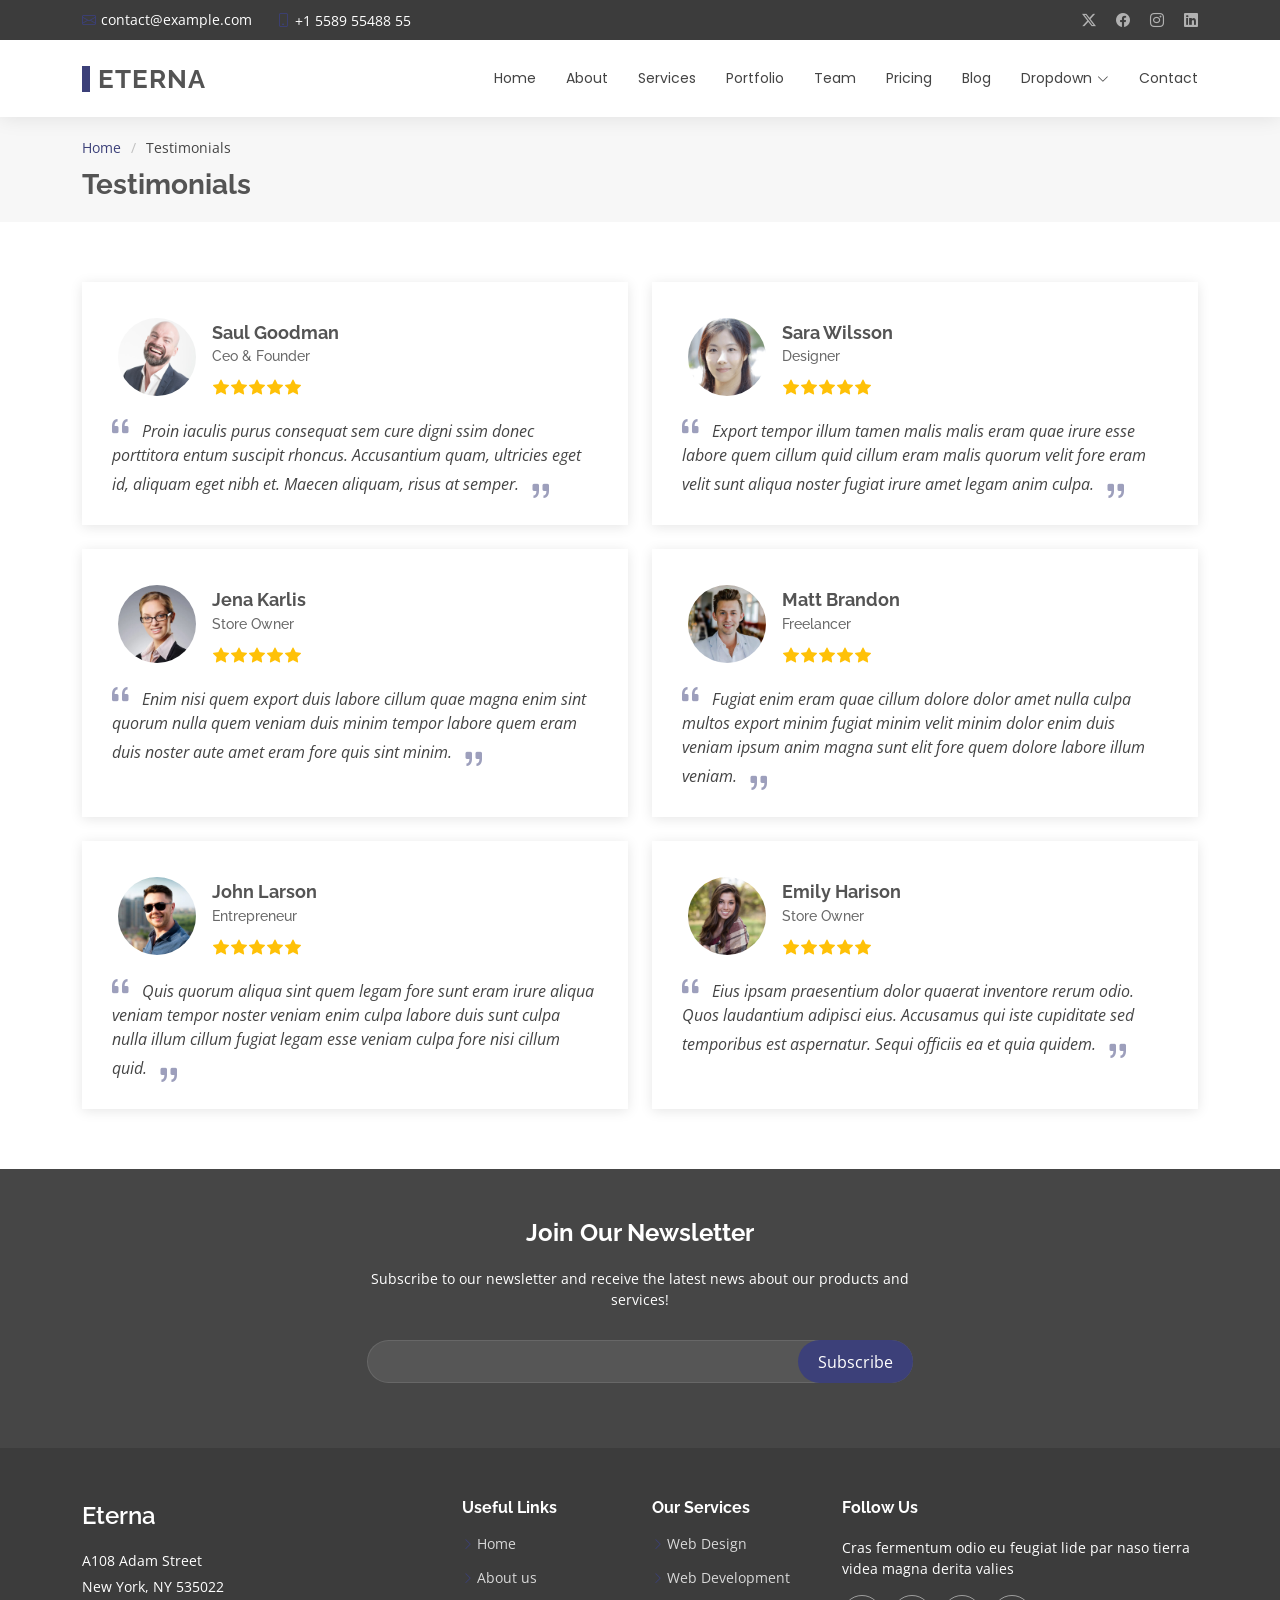
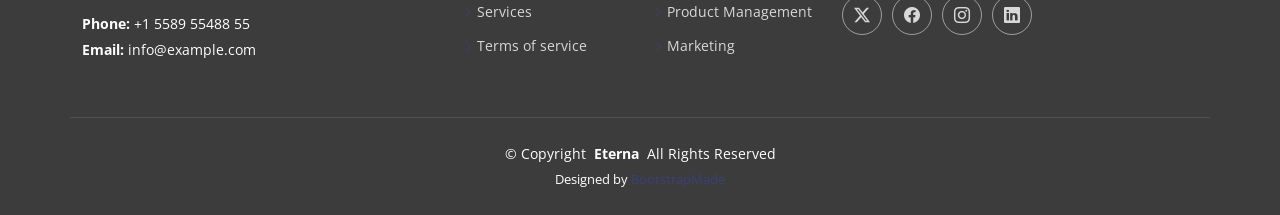
<file: testimonials.html>
<!DOCTYPE html>
<html lang="en">

<head>
  <meta charset="utf-8">
  <meta content="width=device-width, initial-scale=1.0" name="viewport">
  <title>Testimonials - Eterna Bootstrap Template</title>
  <meta name="description" content="">
  <meta name="keywords" content="">

  <!-- Favicons -->
  <link href="assets/img/favicon.png" rel="icon">
  <link href="assets/img/apple-touch-icon.png" rel="apple-touch-icon">

  <!-- Fonts -->
  <link href="https://fonts.googleapis.com" rel="preconnect">
  <link href="https://fonts.gstatic.com" rel="preconnect" crossorigin>
  <link href="https://fonts.googleapis.com/css2?family=Open+Sans:ital,wght@0,300;0,400;0,500;0,600;0,700;0,800;1,300;1,400;1,500;1,600;1,700;1,800&family=Poppins:ital,wght@0,100;0,200;0,300;0,400;0,500;0,600;0,700;0,800;0,900;1,100;1,200;1,300;1,400;1,500;1,600;1,700;1,800;1,900&family=Raleway:ital,wght@0,100;0,200;0,300;0,400;0,500;0,600;0,700;0,800;0,900;1,100;1,200;1,300;1,400;1,500;1,600;1,700;1,800;1,900&display=swap" rel="stylesheet">

  <!-- Vendor CSS Files -->
  <link href="assets/vendor/bootstrap/css/bootstrap.min.css" rel="stylesheet">
  <link href="assets/vendor/bootstrap-icons/bootstrap-icons.css" rel="stylesheet">
  <link href="assets/vendor/aos/aos.css" rel="stylesheet">
  <link href="assets/vendor/swiper/swiper-bundle.min.css" rel="stylesheet">
  <link href="assets/vendor/glightbox/css/glightbox.min.css" rel="stylesheet">

  <!-- Main CSS File -->
  <link href="assets/css/main.css" rel="stylesheet">

  <!-- =======================================================
  * Template Name: Eterna
  * Template URL: https://bootstrapmade.com/eterna-free-multipurpose-bootstrap-template/
  * Updated: Aug 07 2024 with Bootstrap v5.3.3
  * Author: BootstrapMade.com
  * License: https://bootstrapmade.com/license/
  ======================================================== -->
</head>

<body class="testimonials-page">

  <header id="header" class="header sticky-top">

    <div class="topbar d-flex align-items-center dark-background">
      <div class="container d-flex justify-content-center justify-content-md-between">
        <div class="contact-info d-flex align-items-center">
          <i class="bi bi-envelope d-flex align-items-center"><a href="mailto:contact@example.com">contact@example.com</a></i>
          <i class="bi bi-phone d-flex align-items-center ms-4"><span>+1 5589 55488 55</span></i>
        </div>
        <div class="social-links d-none d-md-flex align-items-center">
          <a href="#" class="twitter"><i class="bi bi-twitter-x"></i></a>
          <a href="#" class="facebook"><i class="bi bi-facebook"></i></a>
          <a href="#" class="instagram"><i class="bi bi-instagram"></i></a>
          <a href="#" class="linkedin"><i class="bi bi-linkedin"></i></a>
        </div>
      </div>
    </div><!-- End Top Bar -->

    <div class="branding">

      <div class="container position-relative d-flex align-items-center justify-content-between">
        <a href="index.html" class="logo d-flex align-items-center">
          <!-- Uncomment the line below if you also wish to use an image logo -->
          <!-- <img src="assets/img/logo.png" alt=""> -->
          <h1 class="sitename">Eterna<br></h1>
        </a>

        <nav id="navmenu" class="navmenu">
          <ul>
            <li><a href="index.html">Home</a></li>
            <li><a href="about.html">About</a></li>
            <li><a href="services.html">Services</a></li>
            <li><a href="portfolio.html">Portfolio</a></li>
            <li><a href="team.html">Team</a></li>
            <li><a href="pricing.html">Pricing</a></li>
            <li><a href="blog.html">Blog</a></li>
            <li class="dropdown"><a href="#"><span>Dropdown</span> <i class="bi bi-chevron-down toggle-dropdown"></i></a>
              <ul>
                <li><a href="#">Dropdown 1</a></li>
                <li class="dropdown"><a href="#"><span>Deep Dropdown</span> <i class="bi bi-chevron-down toggle-dropdown"></i></a>
                  <ul>
                    <li><a href="#">Deep Dropdown 1</a></li>
                    <li><a href="#">Deep Dropdown 2</a></li>
                    <li><a href="#">Deep Dropdown 3</a></li>
                    <li><a href="#">Deep Dropdown 4</a></li>
                    <li><a href="#">Deep Dropdown 5</a></li>
                  </ul>
                </li>
                <li><a href="#">Dropdown 2</a></li>
                <li><a href="#">Dropdown 3</a></li>
                <li><a href="#">Dropdown 4</a></li>
              </ul>
            </li>
            <li><a href="contact.html">Contact</a></li>
          </ul>
          <i class="mobile-nav-toggle d-xl-none bi bi-list"></i>
        </nav>

      </div>

    </div>

  </header>

  <main class="main">

    <!-- Page Title -->
    <div class="page-title" data-aos="fade">
      <div class="container">
        <nav class="breadcrumbs">
          <ol>
            <li><a href="index.html">Home</a></li>
            <li class="current">Testimonials</li>
          </ol>
        </nav>
        <h1>Testimonials</h1>
      </div>
    </div><!-- End Page Title -->

    <!-- Testimonials Section -->
    <section id="testimonials" class="testimonials section">

      <div class="container">

        <div class="row gy-4">

          <div class="col-lg-6" data-aos="fade-up" data-aos-delay="100">
            <div class="testimonial-item">
              <img src="assets/img/testimonials/testimonials-1.jpg" class="testimonial-img" alt="">
              <h3>Saul Goodman</h3>
              <h4>Ceo &amp; Founder</h4>
              <div class="stars">
                <i class="bi bi-star-fill"></i><i class="bi bi-star-fill"></i><i class="bi bi-star-fill"></i><i class="bi bi-star-fill"></i><i class="bi bi-star-fill"></i>
              </div>
              <p>
                <i class="bi bi-quote quote-icon-left"></i>
                <span>Proin iaculis purus consequat sem cure digni ssim donec porttitora entum suscipit rhoncus. Accusantium quam, ultricies eget id, aliquam eget nibh et. Maecen aliquam, risus at semper.</span>
                <i class="bi bi-quote quote-icon-right"></i>
              </p>
            </div>
          </div><!-- End testimonial item -->

          <div class="col-lg-6" data-aos="fade-up" data-aos-delay="200">
            <div class="testimonial-item">
              <img src="assets/img/testimonials/testimonials-2.jpg" class="testimonial-img" alt="">
              <h3>Sara Wilsson</h3>
              <h4>Designer</h4>
              <div class="stars">
                <i class="bi bi-star-fill"></i><i class="bi bi-star-fill"></i><i class="bi bi-star-fill"></i><i class="bi bi-star-fill"></i><i class="bi bi-star-fill"></i>
              </div>
              <p>
                <i class="bi bi-quote quote-icon-left"></i>
                <span>Export tempor illum tamen malis malis eram quae irure esse labore quem cillum quid cillum eram malis quorum velit fore eram velit sunt aliqua noster fugiat irure amet legam anim culpa.</span>
                <i class="bi bi-quote quote-icon-right"></i>
              </p>
            </div>
          </div><!-- End testimonial item -->

          <div class="col-lg-6" data-aos="fade-up" data-aos-delay="300">
            <div class="testimonial-item">
              <img src="assets/img/testimonials/testimonials-3.jpg" class="testimonial-img" alt="">
              <h3>Jena Karlis</h3>
              <h4>Store Owner</h4>
              <div class="stars">
                <i class="bi bi-star-fill"></i><i class="bi bi-star-fill"></i><i class="bi bi-star-fill"></i><i class="bi bi-star-fill"></i><i class="bi bi-star-fill"></i>
              </div>
              <p>
                <i class="bi bi-quote quote-icon-left"></i>
                <span>Enim nisi quem export duis labore cillum quae magna enim sint quorum nulla quem veniam duis minim tempor labore quem eram duis noster aute amet eram fore quis sint minim.</span>
                <i class="bi bi-quote quote-icon-right"></i>
              </p>
            </div>
          </div><!-- End testimonial item -->

          <div class="col-lg-6" data-aos="fade-up" data-aos-delay="400">
            <div class="testimonial-item">
              <img src="assets/img/testimonials/testimonials-4.jpg" class="testimonial-img" alt="">
              <h3>Matt Brandon</h3>
              <h4>Freelancer</h4>
              <div class="stars">
                <i class="bi bi-star-fill"></i><i class="bi bi-star-fill"></i><i class="bi bi-star-fill"></i><i class="bi bi-star-fill"></i><i class="bi bi-star-fill"></i>
              </div>
              <p>
                <i class="bi bi-quote quote-icon-left"></i>
                <span>Fugiat enim eram quae cillum dolore dolor amet nulla culpa multos export minim fugiat minim velit minim dolor enim duis veniam ipsum anim magna sunt elit fore quem dolore labore illum veniam.</span>
                <i class="bi bi-quote quote-icon-right"></i>
              </p>
            </div>
          </div><!-- End testimonial item -->

          <div class="col-lg-6" data-aos="fade-up" data-aos-delay="500">
            <div class="testimonial-item">
              <img src="assets/img/testimonials/testimonials-5.jpg" class="testimonial-img" alt="">
              <h3>John Larson</h3>
              <h4>Entrepreneur</h4>
              <div class="stars">
                <i class="bi bi-star-fill"></i><i class="bi bi-star-fill"></i><i class="bi bi-star-fill"></i><i class="bi bi-star-fill"></i><i class="bi bi-star-fill"></i>
              </div>
              <p>
                <i class="bi bi-quote quote-icon-left"></i>
                <span>Quis quorum aliqua sint quem legam fore sunt eram irure aliqua veniam tempor noster veniam enim culpa labore duis sunt culpa nulla illum cillum fugiat legam esse veniam culpa fore nisi cillum quid.</span>
                <i class="bi bi-quote quote-icon-right"></i>
              </p>
            </div>
          </div><!-- End testimonial item -->

          <div class="col-lg-6" data-aos="fade-up" data-aos-delay="600">
            <div class="testimonial-item">
              <img src="assets/img/testimonials/testimonials-6.jpg" class="testimonial-img" alt="">
              <h3>Emily Harison</h3>
              <h4>Store Owner</h4>
              <div class="stars">
                <i class="bi bi-star-fill"></i><i class="bi bi-star-fill"></i><i class="bi bi-star-fill"></i><i class="bi bi-star-fill"></i><i class="bi bi-star-fill"></i>
              </div>
              <p>
                <i class="bi bi-quote quote-icon-left"></i>
                <span>Eius ipsam praesentium dolor quaerat inventore rerum odio. Quos laudantium adipisci eius. Accusamus qui iste cupiditate sed temporibus est aspernatur. Sequi officiis ea et quia quidem.</span>
                <i class="bi bi-quote quote-icon-right"></i>
              </p>
            </div>
          </div><!-- End testimonial item -->

        </div>

      </div>

    </section><!-- /Testimonials Section -->

  </main>

  <footer id="footer" class="footer position-relative dark-background">

    <div class="footer-newsletter">
      <div class="container">
        <div class="row justify-content-center text-center">
          <div class="col-lg-6">
            <h4>Join Our Newsletter</h4>
            <p>Subscribe to our newsletter and receive the latest news about our products and services!</p>
            <form action="forms/newsletter.php" method="post" class="php-email-form">
              <div class="newsletter-form"><input type="email" name="email"><input type="submit" value="Subscribe"></div>
              <div class="loading">Loading</div>
              <div class="error-message"></div>
              <div class="sent-message">Your subscription request has been sent. Thank you!</div>
            </form>
          </div>
        </div>
      </div>
    </div>

    <div class="container footer-top">
      <div class="row gy-4">
        <div class="col-lg-4 col-md-6 footer-about">
          <a href="index.html" class="d-flex align-items-center">
            <span class="sitename">Eterna</span>
          </a>
          <div class="footer-contact pt-3">
            <p>A108 Adam Street</p>
            <p>New York, NY 535022</p>
            <p class="mt-3"><strong>Phone:</strong> <span>+1 5589 55488 55</span></p>
            <p><strong>Email:</strong> <span>info@example.com</span></p>
          </div>
        </div>

        <div class="col-lg-2 col-md-3 footer-links">
          <h4>Useful Links</h4>
          <ul>
            <li><i class="bi bi-chevron-right"></i> <a href="#">Home</a></li>
            <li><i class="bi bi-chevron-right"></i> <a href="#">About us</a></li>
            <li><i class="bi bi-chevron-right"></i> <a href="#">Services</a></li>
            <li><i class="bi bi-chevron-right"></i> <a href="#">Terms of service</a></li>
          </ul>
        </div>

        <div class="col-lg-2 col-md-3 footer-links">
          <h4>Our Services</h4>
          <ul>
            <li><i class="bi bi-chevron-right"></i> <a href="#">Web Design</a></li>
            <li><i class="bi bi-chevron-right"></i> <a href="#">Web Development</a></li>
            <li><i class="bi bi-chevron-right"></i> <a href="#">Product Management</a></li>
            <li><i class="bi bi-chevron-right"></i> <a href="#">Marketing</a></li>
          </ul>
        </div>

        <div class="col-lg-4 col-md-12">
          <h4>Follow Us</h4>
          <p>Cras fermentum odio eu feugiat lide par naso tierra videa magna derita valies</p>
          <div class="social-links d-flex">
            <a href=""><i class="bi bi-twitter-x"></i></a>
            <a href=""><i class="bi bi-facebook"></i></a>
            <a href=""><i class="bi bi-instagram"></i></a>
            <a href=""><i class="bi bi-linkedin"></i></a>
          </div>
        </div>

      </div>
    </div>

    <div class="container copyright text-center mt-4">
      <p>© <span>Copyright</span> <strong class="px-1 sitename">Eterna</strong> <span>All Rights Reserved</span></p>
      <div class="credits">
        <!-- All the links in the footer should remain intact. -->
        <!-- You can delete the links only if you've purchased the pro version. -->
        <!-- Licensing information: https://bootstrapmade.com/license/ -->
        <!-- Purchase the pro version with working PHP/AJAX contact form: [buy-url] -->
        Designed by <a href="https://bootstrapmade.com/">BootstrapMade</a>
      </div>
    </div>

  </footer>

  <!-- Scroll Top -->
  <a href="#" id="scroll-top" class="scroll-top d-flex align-items-center justify-content-center"><i class="bi bi-arrow-up-short"></i></a>

  <!-- Preloader -->
  <div id="preloader"></div>

  <!-- Vendor JS Files -->
  <script src="assets/vendor/bootstrap/js/bootstrap.bundle.min.js"></script>
  <script src="assets/vendor/php-email-form/validate.js"></script>
  <script src="assets/vendor/aos/aos.js"></script>
  <script src="assets/vendor/swiper/swiper-bundle.min.js"></script>
  <script src="assets/vendor/purecounter/purecounter_vanilla.js"></script>
  <script src="assets/vendor/waypoints/noframework.waypoints.js"></script>
  <script src="assets/vendor/glightbox/js/glightbox.min.js"></script>
  <script src="assets/vendor/imagesloaded/imagesloaded.pkgd.min.js"></script>
  <script src="assets/vendor/isotope-layout/isotope.pkgd.min.js"></script>

  <!-- Main JS File -->
  <script src="assets/js/main.js"></script>

</body>

</html>
</file>
<file: assets/css/main.css>
/**
* Template Name: Eterna
* Template URL: https://bootstrapmade.com/eterna-free-multipurpose-bootstrap-template/
* Updated: Aug 07 2024 with Bootstrap v5.3.3
* Author: BootstrapMade.com
* License: https://bootstrapmade.com/license/
*/

/*--------------------------------------------------------------
# Font & Color Variables
# Help: https://bootstrapmade.com/color-system/
--------------------------------------------------------------*/
/* Fonts */
:root {
  --default-font:
    "Open Sans", system-ui, -apple-system, "Segoe UI", Roboto, "Helvetica Neue",
    Arial, "Noto Sans", "Liberation Sans", sans-serif, "Apple Color Emoji",
    "Segoe UI Emoji", "Segoe UI Symbol", "Noto Color Emoji";
  --heading-font: "Raleway", sans-serif;
  --nav-font: "Poppins", sans-serif;
}

/* Global Colors - The following color variables are used throughout the website. Updating them here will change the color scheme of the entire website */
:root {
  --background-color: #ffffff; /* Background color for the entire website, including individual sections */
  --default-color: #444444; /* Default color used for the majority of the text content across the entire website */
  --heading-color: #545454; /* Color for headings, subheadings and title throughout the website */
  --accent-color: #3c4079; /* Accent color that represents your brand on the website. It's used for buttons, links, and other elements that need to stand out */
  --surface-color: #ffffff; /* The surface color is used as a background of boxed elements within sections, such as cards, icon boxes, or other elements that require a visual separation from the global background. */
  --contrast-color: #ffffff; /* Contrast color for text, ensuring readability against backgrounds of accent, heading, or default colors. */
}

/* Nav Menu Colors - The following color variables are used specifically for the navigation menu. They are separate from the global colors to allow for more customization options */
:root {
  --nav-color: #444444; /* The default color of the main navmenu links */
  --nav-hover-color: #e96b56; /* Applied to main navmenu links when they are hovered over or active */
  --nav-mobile-background-color: #ffffff; /* Used as the background color for mobile navigation menu */
  --nav-dropdown-background-color: #ffffff; /* Used as the background color for dropdown items that appear when hovering over primary navigation items */
  --nav-dropdown-color: #444444; /* Used for navigation links of the dropdown items in the navigation menu. */
  --nav-dropdown-hover-color: #e96b56; /* Similar to --nav-hover-color, this color is applied to dropdown navigation links when they are hovered over. */
}

/* Color Presets - These classes override global colors when applied to any section or element, providing reuse of the sam color scheme. */

.light-background {
  --background-color: #f9f9f9;
  --surface-color: #ffffff;
}

.dark-background {
  --background-color: #3c3c3c;
  --default-color: #ffffff;
  --heading-color: #ffffff;
  --surface-color: #565656;
  --contrast-color: #ffffff;
}

/* Smooth scroll */
:root {
  scroll-behavior: smooth;
}

/*--------------------------------------------------------------
# General Styling & Shared Classes
--------------------------------------------------------------*/
body {
  color: var(--default-color);
  background-color: var(--background-color);
  font-family: var(--default-font);
}

a {
  color: var(--accent-color);
  text-decoration: none;
  transition: 0.3s;
}

a:hover {
  color: color-mix(in srgb, var(--accent-color), transparent 25%);
  text-decoration: none;
}

h1,
h2,
h3,
h4,
h5,
h6 {
  color: var(--heading-color);
  font-family: var(--heading-font);
}

/* PHP Email Form Messages
------------------------------*/
.php-email-form .error-message {
  display: none;
  background: #df1529;
  color: #ffffff;
  text-align: left;
  padding: 15px;
  margin-bottom: 24px;
  font-weight: 600;
}

.php-email-form .sent-message {
  display: none;
  color: #ffffff;
  background: #059652;
  text-align: center;
  padding: 15px;
  margin-bottom: 24px;
  font-weight: 600;
}

.php-email-form .loading {
  display: none;
  background: var(--surface-color);
  text-align: center;
  padding: 15px;
  margin-bottom: 24px;
}

.php-email-form .loading:before {
  content: "";
  display: inline-block;
  border-radius: 50%;
  width: 24px;
  height: 24px;
  margin: 0 10px -6px 0;
  border: 3px solid var(--accent-color);
  border-top-color: var(--surface-color);
  animation: php-email-form-loading 1s linear infinite;
}

@keyframes php-email-form-loading {
  0% {
    transform: rotate(0deg);
  }

  100% {
    transform: rotate(360deg);
  }
}

/*--------------------------------------------------------------
# Global Header
--------------------------------------------------------------*/
.header {
  background-color: var(--background-color);
  color: var(--default-color);
  transition: all 0.5s;
  z-index: 997;
  box-shadow: 0px 0px 20px 0px rgba(0, 0, 0, 0.1);
}

.header .topbar {
  background-color: var(--background-color);
  height: 40px;
  padding: 0;
  font-size: 14px;
  transition: all 0.5s;
}

.header .topbar .contact-info i {
  font-style: normal;
  color: var(--accent-color);
}

.header .topbar .contact-info i a,
.header .topbar .contact-info i span {
  padding-left: 5px;
  color: var(--default-color);
}

@media (max-width: 575px) {
  .header .topbar .contact-info i a,
  .header .topbar .contact-info i span {
    font-size: 13px;
  }
}

.header .topbar .contact-info i a {
  line-height: 0;
  transition: 0.3s;
  color: var(--default-color);
}

.header .topbar .contact-info i a:hover {
  color: var(--accent-color);
  text-decoration: underline;
}

.header .topbar .social-links a {
  color: color-mix(in srgb, var(--default-color), transparent 40%);
  line-height: 0;
  transition: 0.3s;
  margin-left: 20px;
}

.header .topbar .social-links a:hover {
  color: var(--accent-color);
}

.header .branding {
  padding: 10px 0;
}

.header .logo {
  line-height: 1;
}

.header .logo img {
  max-height: 36px;
  margin-right: 8px;
}

.header .logo h1 {
  font-size: 26px;
  padding: 0 0 0 8px;
  margin: 11px 0;
  line-height: 1;
  font-weight: 700;
  letter-spacing: 1px;
  text-transform: uppercase;
  border-left: 8px solid var(--accent-color);
}

/*--------------------------------------------------------------
# Navigation Menu
--------------------------------------------------------------*/
/* Navmenu - Desktop */
@media (min-width: 1200px) {
  .navmenu {
    padding: 0;
  }

  .navmenu ul {
    margin: 0;
    padding: 0;
    display: flex;
    list-style: none;
    align-items: center;
  }

  .navmenu li {
    position: relative;
  }

  .navmenu a,
  .navmenu a:focus {
    color: var(--nav-color);
    padding: 18px 15px;
    font-size: 14px;
    font-family: var(--nav-font);
    font-weight: 400;
    display: flex;
    align-items: center;
    justify-content: space-between;
    white-space: nowrap;
    transition: 0.3s;
  }

  .navmenu a i,
  .navmenu a:focus i {
    font-size: 12px;
    line-height: 0;
    margin-left: 5px;
    transition: 0.3s;
  }

  .navmenu li:last-child a {
    padding-right: 0;
  }

  .navmenu li:hover > a,
  .navmenu .active,
  .navmenu .active:focus {
    color: var(--nav-hover-color);
  }

  .navmenu .dropdown ul {
    margin: 0;
    padding: 10px 0;
    background: var(--nav-dropdown-background-color);
    display: block;
    position: absolute;
    visibility: hidden;
    left: 14px;
    top: 130%;
    opacity: 0;
    transition: 0.3s;
    border-radius: 4px;
    z-index: 99;
    box-shadow: 0px 0px 30px rgba(0, 0, 0, 0.1);
  }

  .navmenu .dropdown ul li {
    min-width: 200px;
  }

  .navmenu .dropdown ul a {
    padding: 10px 20px;
    font-size: 15px;
    text-transform: none;
    color: var(--nav-dropdown-color);
  }

  .navmenu .dropdown ul a i {
    font-size: 12px;
  }

  .navmenu .dropdown ul a:hover,
  .navmenu .dropdown ul .active:hover,
  .navmenu .dropdown ul li:hover > a {
    color: var(--nav-dropdown-hover-color);
  }

  .navmenu .dropdown:hover > ul {
    opacity: 1;
    top: 100%;
    visibility: visible;
  }

  .navmenu .dropdown .dropdown ul {
    top: 0;
    left: -90%;
    visibility: hidden;
  }

  .navmenu .dropdown .dropdown:hover > ul {
    opacity: 1;
    top: 0;
    left: -100%;
    visibility: visible;
  }
}

/* Navmenu - Mobile */
@media (max-width: 1199px) {
  .mobile-nav-toggle {
    color: var(--nav-color);
    font-size: 28px;
    line-height: 0;
    margin-right: 10px;
    cursor: pointer;
    transition: color 0.3s;
  }

  .navmenu {
    padding: 0;
    z-index: 9997;
  }

  .navmenu ul {
    display: none;
    list-style: none;
    position: absolute;
    inset: 60px 20px 20px 20px;
    padding: 10px 0;
    margin: 0;
    border-radius: 6px;
    background-color: var(--nav-mobile-background-color);
    border: 1px solid color-mix(in srgb, var(--default-color), transparent 90%);
    box-shadow: none;
    overflow-y: auto;
    transition: 0.3s;
    z-index: 9998;
  }

  .navmenu a,
  .navmenu a:focus {
    color: var(--nav-dropdown-color);
    padding: 10px 20px;
    font-family: var(--nav-font);
    font-size: 17px;
    font-weight: 500;
    display: flex;
    align-items: center;
    justify-content: space-between;
    white-space: nowrap;
    transition: 0.3s;
  }

  .navmenu a i,
  .navmenu a:focus i {
    font-size: 12px;
    line-height: 0;
    margin-left: 5px;
    width: 30px;
    height: 30px;
    display: flex;
    align-items: center;
    justify-content: center;
    border-radius: 50%;
    transition: 0.3s;
    background-color: color-mix(in srgb, var(--accent-color), transparent 90%);
  }

  .navmenu a i:hover,
  .navmenu a:focus i:hover {
    background-color: var(--accent-color);
    color: var(--contrast-color);
  }

  .navmenu a:hover,
  .navmenu .active,
  .navmenu .active:focus {
    color: var(--nav-dropdown-hover-color);
  }

  .navmenu .active i,
  .navmenu .active:focus i {
    background-color: var(--accent-color);
    color: var(--contrast-color);
    transform: rotate(180deg);
  }

  .navmenu .dropdown ul {
    position: static;
    display: none;
    z-index: 99;
    padding: 10px 0;
    margin: 10px 20px;
    background-color: var(--nav-dropdown-background-color);
    transition: all 0.5s ease-in-out;
  }

  .navmenu .dropdown ul ul {
    background-color: rgba(33, 37, 41, 0.1);
  }

  .navmenu .dropdown > .dropdown-active {
    display: block;
    background-color: rgba(33, 37, 41, 0.03);
  }

  .mobile-nav-active {
    overflow: hidden;
  }

  .mobile-nav-active .mobile-nav-toggle {
    color: #fff;
    position: absolute;
    font-size: 32px;
    top: 15px;
    right: 15px;
    margin-right: 0;
    z-index: 9999;
  }

  .mobile-nav-active .navmenu {
    position: fixed;
    overflow: hidden;
    inset: 0;
    background: rgba(33, 37, 41, 0.8);
    transition: 0.3s;
  }

  .mobile-nav-active .navmenu > ul {
    display: block;
  }
}

/*--------------------------------------------------------------
# Global Footer
--------------------------------------------------------------*/
.footer {
  color: var(--default-color);
  background-color: var(--background-color);
  font-size: 14px;
  position: relative;
}

.footer .footer-newsletter {
  background-color: color-mix(in srgb, var(--default-color), transparent 95%);
  padding: 50px 0;
}

.footer .footer-newsletter h4 {
  font-size: 24px;
}

.footer .footer-newsletter .newsletter-form {
  margin-top: 30px;
  margin-bottom: 15px;
  padding: 6px 8px;
  position: relative;
  background-color: var(--surface-color);
  border: 1px solid color-mix(in srgb, var(--default-color), transparent 90%);
  display: flex;
  transition: 0.3s;
  border-radius: 50px;
}

.footer .footer-newsletter .newsletter-form:focus-within {
  border-color: var(--accent-color);
}

.footer .footer-newsletter .newsletter-form input[type="email"] {
  border: 0;
  padding: 4px 8px;
  width: 100%;
  background-color: var(--surface-color);
  color: var(--background-color);
}

.footer .footer-newsletter .newsletter-form input[type="email"]:focus-visible {
  outline: none;
}

.footer .footer-newsletter .newsletter-form input[type="submit"] {
  border: 0;
  font-size: 16px;
  padding: 0 20px;
  margin: -7px -9px -7px 0;
  background: var(--accent-color);
  color: var(--contrast-color);
  transition: 0.3s;
  border-radius: 50px;
}

.footer .footer-newsletter .newsletter-form input[type="submit"]:hover {
  background: color-mix(in srgb, var(--accent-color), transparent 20%);
}

.footer .footer-top {
  padding-top: 50px;
}

.footer .social-links a {
  display: flex;
  align-items: center;
  justify-content: center;
  width: 40px;
  height: 40px;
  border-radius: 50%;
  border: 1px solid color-mix(in srgb, var(--default-color), transparent 50%);
  font-size: 16px;
  color: color-mix(in srgb, var(--default-color), transparent 20%);
  margin-right: 10px;
  transition: 0.3s;
}

.footer .social-links a:hover {
  color: var(--accent-color);
  border-color: var(--accent-color);
}

.footer h4 {
  font-size: 16px;
  font-weight: bold;
  position: relative;
  padding-bottom: 12px;
}

.footer .footer-links {
  margin-bottom: 30px;
}

.footer .footer-links ul {
  list-style: none;
  padding: 0;
  margin: 0;
}

.footer .footer-links ul i {
  margin-right: 3px;
  font-size: 12px;
  line-height: 0;
  color: var(--accent-color);
}

.footer .footer-links ul li {
  padding: 10px 0;
  display: flex;
  align-items: center;
}

.footer .footer-links ul li:first-child {
  padding-top: 0;
}

.footer .footer-links ul a {
  display: inline-block;
  color: color-mix(in srgb, var(--default-color), transparent 20%);
  line-height: 1;
}

.footer .footer-links ul a:hover {
  color: var(--accent-color);
}

.footer .footer-about a {
  color: var(--heading-color);
  font-size: 24px;
  font-weight: 600;
  font-family: var(--heading-font);
}

.footer .footer-contact p {
  margin-bottom: 5px;
}

.footer .copyright {
  padding-top: 25px;
  padding-bottom: 25px;
  border-top: 1px solid
    color-mix(in srgb, var(--default-color), transparent 90%);
}

.footer .copyright p {
  margin-bottom: 0;
}

.footer .credits {
  margin-top: 6px;
  font-size: 13px;
}

/*--------------------------------------------------------------
# Preloader
--------------------------------------------------------------*/
#preloader {
  position: fixed;
  inset: 0;
  z-index: 999999;
  overflow: hidden;
  background: var(--background-color);
  transition: all 0.6s ease-out;
}

#preloader:before {
  content: "";
  position: fixed;
  top: calc(50% - 30px);
  left: calc(50% - 30px);
  border: 6px solid #ffffff;
  border-color: var(--accent-color) transparent var(--accent-color) transparent;
  border-radius: 50%;
  width: 60px;
  height: 60px;
  animation: animate-preloader 1.5s linear infinite;
}

@keyframes animate-preloader {
  0% {
    transform: rotate(0deg);
  }

  100% {
    transform: rotate(360deg);
  }
}

/*--------------------------------------------------------------
# Scroll Top Button
--------------------------------------------------------------*/
.scroll-top {
  position: fixed;
  visibility: hidden;
  opacity: 0;
  right: 15px;
  bottom: 15px;
  z-index: 99999;
  background-color: var(--accent-color);
  width: 40px;
  height: 40px;
  border-radius: 4px;
  transition: all 0.4s;
}

.scroll-top i {
  font-size: 24px;
  color: var(--contrast-color);
  line-height: 0;
}

.scroll-top:hover {
  background-color: color-mix(in srgb, var(--accent-color), transparent 20%);
  color: var(--contrast-color);
}

.scroll-top.active {
  visibility: visible;
  opacity: 1;
}

/*--------------------------------------------------------------
# Disable aos animation delay on mobile devices
--------------------------------------------------------------*/
@media screen and (max-width: 768px) {
  [data-aos-delay] {
    transition-delay: 0 !important;
  }
}

/*--------------------------------------------------------------
# Global Page Titles & Breadcrumbs
--------------------------------------------------------------*/
.page-title {
  --background-color: color-mix(in srgb, var(--default-color), transparent 96%);
  color: var(--default-color);
  background-color: var(--background-color);
  padding: 20px 0;
  position: relative;
}

.page-title h1 {
  font-size: 28px;
  font-weight: 700;
  margin: 0;
}

.page-title .breadcrumbs ol {
  display: flex;
  flex-wrap: wrap;
  list-style: none;
  padding: 0 0 10px 0;
  margin: 0;
  font-size: 14px;
}

.page-title .breadcrumbs ol li + li {
  padding-left: 10px;
}

.page-title .breadcrumbs ol li + li::before {
  content: "/";
  display: inline-block;
  padding-right: 10px;
  color: color-mix(in srgb, var(--default-color), transparent 70%);
}

/*--------------------------------------------------------------
# Global Sections
--------------------------------------------------------------*/
section,
.section {
  color: var(--default-color);
  background-color: var(--background-color);
  padding: 60px 0;
  scroll-margin-top: 100px;
  overflow: clip;
}

@media (max-width: 1199px) {
  section,
  .section {
    scroll-margin-top: 66px;
  }
}

/*--------------------------------------------------------------
# Global Section Titles
--------------------------------------------------------------*/
.section-title {
  text-align: center;
  padding-bottom: 60px;
  position: relative;
}

.section-title h2 {
  font-size: 32px;
  font-weight: 700;
  margin-bottom: 20px;
  padding-bottom: 20px;
  position: relative;
}

.section-title h2:after {
  content: "";
  position: absolute;
  display: block;
  width: 50px;
  height: 3px;
  background: var(--accent-color);
  left: 0;
  right: 0;
  bottom: 0;
  margin: auto;
}

.section-title p {
  margin-bottom: 0;
}

/*--------------------------------------------------------------
# Hero Section
--------------------------------------------------------------*/
.hero {
  padding: 0;
}

.hero .carousel {
  width: 100%;
  min-height: 70vh;
  padding: 0;
  margin: 0;
  background-color: var(--background-color);
  position: relative;
  z-index: 1;
  overflow: hidden;
}

@media (max-height: 400px) {
  .hero .carousel {
    min-height: 100vh;
  }
}

.hero img {
  position: absolute;
  inset: 0;
  display: block;
  width: 100%;
  height: 100%;
  object-fit: cover;
  z-index: 1;
}

.hero .carousel-item {
  position: absolute;
  inset: 0;
  background-size: cover;
  background-position: center;
  background-repeat: no-repeat;
  overflow: hidden;
}

.hero .carousel-item:before {
  content: "";
  background: color-mix(in srgb, var(--background-color), transparent 20%);
  position: absolute;
  inset: 0;
  z-index: 2;
}

.hero .carousel-item::before {
  content: "";
  background-color: color-mix(
    in srgb,
    var(--background-color),
    transparent 20%
  );
  position: absolute;
  inset: 0;
}

.hero .carousel-container {
  position: absolute;
  inset: 90px 64px 64px 64px;
  display: flex;
  justify-content: center;
  align-items: center;
  flex-direction: column;
  z-index: 3;
}

.hero .carousel-item h2 {
  margin-bottom: 30px;
  font-size: 48px;
  font-weight: 700;
  animation: fadeInDown 1s both;
}

.hero .carousel-item h2 span {
  color: var(--accent-color);
}

@media (max-width: 768px) {
  .hero .carousel-item h2 {
    font-size: 30px;
  }
}

.hero .carousel-item p {
  animation: fadeInDown 1s both 0.2s;
}

@media (min-width: 1024px) {
  .hero h2,
  .hero p {
    max-width: 60%;
  }
}

.hero .btn-get-started {
  color: var(--contrast-color);
  background: var(--accent-color);
  font-family: var(--heading-font);
  font-weight: 500;
  font-size: 15px;
  letter-spacing: 1px;
  display: inline-block;
  padding: 8px 32px;
  border-radius: 50px;
  transition: 0.5s;
  margin: 10px;
  animation: fadeInUp 1s both 0.4s;
}

.hero .btn-get-started:hover {
  background: color-mix(in srgb, var(--accent-color), transparent 20%);
}

.hero .carousel-control-prev,
.hero .carousel-control-next {
  width: 15%;
  transition: 0.3s;
  opacity: 0.4;
}

.hero .carousel-control-prev:focus,
.hero .carousel-control-next:focus {
  opacity: 0.5;
}

.hero .carousel-control-prev:hover,
.hero .carousel-control-next:hover {
  opacity: 0.9;
}

@media (min-width: 1024px) {
  .hero .carousel-control-prev,
  .hero .carousel-control-next {
    width: 5%;
  }
}

.hero .carousel-control-next-icon,
.hero .carousel-control-prev-icon {
  background: none;
  color: var(--default-color);
  font-size: 48px;
  line-height: 1;
}

.hero .carousel-indicators li {
  list-style-type: none;
  cursor: pointer;
  background: var(--accent-color);
  overflow: hidden;
  border: 0;
  width: 12px;
  height: 12px;
  border-radius: 50px;
  margin-bottom: 180px;
  opacity: 0.2;
}

.hero .carousel-indicators li.active {
  opacity: 1;
}

@media (max-height: 768px), (max-width: 1024px) {
  .hero .carousel-indicators li {
    margin-bottom: 20px;
  }
}

.hero .featured {
  margin-top: -150px;
  padding-top: 30px;
  padding-bottom: 30px;
  position: relative;
  z-index: 2;
}

@media (max-height: 768px), (max-width: 1024px) {
  .hero .featured {
    margin-top: 0;
  }
}

.hero .featured-item {
  background-color: var(--surface-color);
  box-shadow: 0px 0 25px 0 rgba(0, 0, 0, 0.1);
  padding: 40px 30px;
  transition: all 0.3s ease-in-out;
  height: 100%;
  width: 100%;
  position: relative;
  z-index: 1;
}

.hero .featured-item:before {
  content: "";
  position: absolute;
  background: var(--accent-color);
  inset: 100% 0 0 0;
  transition: all 0.3s;
  z-index: -1;
}

.hero .featured-item .icon {
  margin-bottom: 10px;
}

.hero .featured-item .icon i {
  color: var(--accent-color);
  font-size: 36px;
  transition: ease-in-out 0.3s;
}

.hero .featured-item h4 {
  font-weight: 700;
  margin-bottom: 15px;
  font-size: 20px;
}

.hero .featured-item h4 a {
  color: var(--heading-color);
  transition: ease-in-out 0.3s;
}

.hero .featured-item p {
  line-height: 24px;
  font-size: 14px;
  margin-bottom: 0;
  transition: ease-in-out 0.3s;
}

.hero .featured-item:hover h4 a,
.hero .featured-item:hover .icon i,
.hero .featured-item:hover p {
  color: var(--contrast-color);
}

.hero .featured-item:hover:before {
  background: var(--accent-color);
  inset: 0;
  border-radius: 0px;
}

@keyframes fadeInUp {
  from {
    opacity: 0;
    transform: translate3d(0, 100%, 0);
  }

  to {
    opacity: 1;
    transform: translate3d(0, 0, 0);
  }
}

@keyframes fadeInDown {
  from {
    opacity: 0;
    transform: translate3d(0, -100%, 0);
  }

  to {
    opacity: 1;
    transform: translate3d(0, 0, 0);
  }
}

/*--------------------------------------------------------------
# About Section
--------------------------------------------------------------*/
.about .content h3 {
  font-size: 1.75rem;
  font-weight: 700;
}

.about .content .fst-italic {
  color: color-mix(in srgb, var(--default-color), transparent 40%);
}

.about .content ul {
  list-style: none;
  padding: 0;
}

.about .content ul li {
  padding: 10px 0 0 0;
  display: flex;
}

.about .content ul i {
  color: var(--accent-color);
  margin-right: 0.5rem;
  line-height: 1.2;
  font-size: 1.25rem;
}

.about .content p:last-child {
  margin-bottom: 0;
}

/*--------------------------------------------------------------
# Services Section
--------------------------------------------------------------*/
.services .service-item {
  background-color: var(--surface-color);
  text-align: center;
  border: 1px solid color-mix(in srgb, var(--default-color), transparent 85%);
  padding: 80px 20px;
  transition: all ease-in-out 0.3s;
  height: 100%;
}

.services .service-item .icon {
  margin: 0 auto;
  width: 64px;
  height: 64px;
  background: var(--accent-color);
  border-radius: 4px;
  display: flex;
  align-items: center;
  justify-content: center;
  margin-bottom: 20px;
  transition: 0.3s;
  transform-style: preserve-3d;
}

.services .service-item .icon i {
  color: var(--contrast-color);
  font-size: 28px;
  transition: ease-in-out 0.3s;
}

.services .service-item .icon::before {
  position: absolute;
  content: "";
  left: -8px;
  top: -8px;
  height: 100%;
  width: 100%;
  background: color-mix(in srgb, var(--accent-color), transparent 80%);
  border-radius: 5px;
  transition: all 0.3s ease-out 0s;
  transform: translateZ(-1px);
}

.services .service-item h3 {
  font-weight: 700;
  margin: 10px 0 15px 0;
  font-size: 22px;
}

.services .service-item p {
  line-height: 24px;
  font-size: 14px;
  margin-bottom: 0;
}

.services .service-item:hover {
  background: var(--accent-color);
  border-color: var(--accent-color);
}

.services .service-item:hover .icon {
  background: var(--surface-color);
}

.services .service-item:hover .icon i {
  color: var(--accent-color);
}

.services .service-item:hover .icon::before {
  background: color-mix(in srgb, var(--background-color), transparent 70%);
}

.services .service-item:hover h3,
.services .service-item:hover p {
  color: var(--contrast-color);
}

/*--------------------------------------------------------------
# Clients Section
--------------------------------------------------------------*/
.clients .swiper-slide img {
  opacity: 0.5;
  transition: 0.3s;
  filter: grayscale(100);
}

.clients .swiper-slide img:hover {
  filter: none;
  opacity: 1;
}

.clients .swiper-wrapper {
  height: auto;
}

.clients .swiper-pagination {
  margin-top: 20px;
  position: relative;
}

.clients .swiper-pagination .swiper-pagination-bullet {
  width: 12px;
  height: 12px;
  opacity: 1;
  background-color: color-mix(in srgb, var(--default-color), transparent 80%);
}

.clients .swiper-pagination .swiper-pagination-bullet-active {
  background-color: var(--accent-color);
}

/*--------------------------------------------------------------
# Stats Section
--------------------------------------------------------------*/
.stats .stats-item {
  padding: 30px;
  width: 100%;
}

.stats .stats-item i {
  color: var(--accent-color);
  display: block;
  font-size: 44px;
  float: left;
  line-height: 0;
}

.stats .stats-item .purecounter {
  color: var(--heading-color);
  font-size: 48px;
  line-height: 40px;
  display: block;
  font-weight: 700;
  margin-left: 60px;
}

.stats .stats-item p {
  color: color-mix(in srgb, var(--default-color), transparent 40%);
  padding: 15px 0 0 0;
  margin: 0 0 0 60px;
  font-family: var(--heading-font);
  font-size: 14px;
}

/*--------------------------------------------------------------
# Testimonials Section
--------------------------------------------------------------*/
.testimonials .testimonial-item {
  background-color: var(--surface-color);
  box-shadow: 0px 2px 12px rgba(0, 0, 0, 0.1);
  padding: 30px;
  position: relative;
  height: 100%;
}

.testimonials .testimonial-item .testimonial-img {
  width: 90px;
  border-radius: 50px;
  border: 6px solid var(--background-color);
  float: left;
  margin: 0 10px 0 0;
}

.testimonials .testimonial-item h3 {
  font-size: 18px;
  font-weight: bold;
  margin: 10px 0 5px 0;
}

.testimonials .testimonial-item h4 {
  font-size: 14px;
  color: color-mix(in srgb, var(--default-color), transparent 20%);
  margin: 0;
}

.testimonials .testimonial-item .stars {
  margin: 10px 0;
}

.testimonials .testimonial-item .stars i {
  color: #ffc107;
  margin: 0 1px;
}

.testimonials .testimonial-item .quote-icon-left,
.testimonials .testimonial-item .quote-icon-right {
  color: color-mix(in srgb, var(--accent-color), transparent 50%);
  font-size: 26px;
  line-height: 0;
}

.testimonials .testimonial-item .quote-icon-left {
  display: inline-block;
  left: -5px;
  position: relative;
}

.testimonials .testimonial-item .quote-icon-right {
  display: inline-block;
  right: -5px;
  position: relative;
  top: 10px;
  transform: scale(-1, -1);
}

.testimonials .testimonial-item p {
  font-style: italic;
  margin: 15px 0 0 0;
  padding: 0;
}

/*--------------------------------------------------------------
# Skills Section
--------------------------------------------------------------*/
.skills .content h3 {
  font-size: 2rem;
  font-weight: 700;
}

.skills .content p {
  color: color-mix(in srgb, var(--default-color), transparent 30%);
}

.skills .content p:last-child {
  margin-bottom: 0;
}

.skills .content ul {
  list-style: none;
  padding: 0;
}

.skills .content ul li {
  padding-bottom: 10px;
}

.skills .progress {
  height: 60px;
  display: block;
  background: none;
  border-radius: 0;
}

.skills .progress .skill {
  color: var(--default-color);
  padding: 0;
  margin: 0 0 6px 0;
  text-transform: uppercase;
  display: block;
  font-weight: 600;
  font-family: var(--heading-font);
}

.skills .progress .skill .val {
  float: right;
  font-style: normal;
}

.skills .progress-bar-wrap {
  background: color-mix(in srgb, var(--default-color), transparent 90%);
  height: 10px;
}

.skills .progress-bar {
  width: 1px;
  height: 10px;
  transition: 0.9s;
  background-color: var(--accent-color);
}

/*--------------------------------------------------------------
# Portfolio Section
--------------------------------------------------------------*/
.portfolio .portfolio-filters {
  padding: 0;
  margin: 0 auto 20px auto;
  list-style: none;
  text-align: center;
}

.portfolio .portfolio-filters li {
  cursor: pointer;
  display: inline-block;
  padding: 0;
  font-size: 18px;
  font-weight: 500;
  margin: 0 10px;
  line-height: 1;
  margin-bottom: 5px;
  transition: all 0.3s ease-in-out;
}

.portfolio .portfolio-filters li:hover,
.portfolio .portfolio-filters li.filter-active {
  color: var(--accent-color);
}

.portfolio .portfolio-filters li:first-child {
  margin-left: 0;
}

.portfolio .portfolio-filters li:last-child {
  margin-right: 0;
}

@media (max-width: 575px) {
  .portfolio .portfolio-filters li {
    font-size: 14px;
    margin: 0 5px;
  }
}

.portfolio .portfolio-content {
  position: relative;
  overflow: hidden;
}

.portfolio .portfolio-content img {
  transition: 0.3s;
}

.portfolio .portfolio-content .portfolio-info {
  opacity: 0;
  position: absolute;
  inset: 0;
  z-index: 3;
  transition: all ease-in-out 0.3s;
  background: rgba(0, 0, 0, 0.6);
  padding: 15px;
}

.portfolio .portfolio-content .portfolio-info h4 {
  font-size: 14px;
  padding: 5px 10px;
  font-weight: 400;
  color: #ffffff;
  display: inline-block;
  background-color: var(--accent-color);
}

.portfolio .portfolio-content .portfolio-info p {
  position: absolute;
  bottom: 10px;
  text-align: center;
  display: inline-block;
  left: 0;
  right: 0;
  font-size: 16px;
  font-weight: 600;
  color: rgba(255, 255, 255, 0.8);
}

.portfolio .portfolio-content .portfolio-info .preview-link,
.portfolio .portfolio-content .portfolio-info .details-link {
  position: absolute;
  left: calc(50% - 40px);
  font-size: 26px;
  top: calc(50% - 14px);
  color: #fff;
  transition: 0.3s;
  line-height: 1.2;
}

.portfolio .portfolio-content .portfolio-info .preview-link:hover,
.portfolio .portfolio-content .portfolio-info .details-link:hover {
  color: var(--accent-color);
}

.portfolio .portfolio-content .portfolio-info .details-link {
  left: 50%;
  font-size: 34px;
  line-height: 0;
}

.portfolio .portfolio-content:hover .portfolio-info {
  opacity: 1;
}

.portfolio .portfolio-content:hover img {
  transform: scale(1.1);
}

/*--------------------------------------------------------------
# Portfolio Details Section
--------------------------------------------------------------*/
.portfolio-details .portfolio-details-slider img {
  width: 100%;
}

.portfolio-details .portfolio-details-slider .swiper-pagination {
  margin-top: 20px;
  position: relative;
}

.portfolio-details
  .portfolio-details-slider
  .swiper-pagination
  .swiper-pagination-bullet {
  width: 12px;
  height: 12px;
  background-color: color-mix(in srgb, var(--default-color), transparent 85%);
  opacity: 1;
}

.portfolio-details
  .portfolio-details-slider
  .swiper-pagination
  .swiper-pagination-bullet-active {
  background-color: var(--accent-color);
}

.portfolio-details .portfolio-info {
  background-color: var(--surface-color);
  padding: 30px;
  box-shadow: 0px 0 30px rgba(0, 0, 0, 0.1);
}

.portfolio-details .portfolio-info h3 {
  font-size: 22px;
  font-weight: 700;
  margin-bottom: 20px;
  padding-bottom: 20px;
  border-bottom: 1px solid
    color-mix(in srgb, var(--default-color), transparent 85%);
}

.portfolio-details .portfolio-info ul {
  list-style: none;
  padding: 0;
  font-size: 15px;
}

.portfolio-details .portfolio-info ul li + li {
  margin-top: 10px;
}

.portfolio-details .portfolio-description {
  padding-top: 30px;
}

.portfolio-details .portfolio-description h2 {
  font-size: 26px;
  font-weight: 700;
  margin-bottom: 20px;
}

.portfolio-details .portfolio-description p {
  padding: 0;
  color: color-mix(in srgb, var(--default-color), transparent 30%);
}

/*--------------------------------------------------------------
# Team Section
--------------------------------------------------------------*/
.team .team-member {
  background-color: var(--surface-color);
  box-shadow: 0px 2px 15px rgba(0, 0, 0, 0.1);
  position: relative;
  border-radius: 5px;
  transition: 0.5s;
  padding: 30px;
  height: 100%;
}

@media (max-width: 468px) {
  .team .team-member {
    flex-direction: column;
    justify-content: center !important;
    align-items: center !important;
  }
}

.team .team-member .pic {
  overflow: hidden;
  width: 150px;
  border-radius: 50%;
  flex-shrink: 0;
}

.team .team-member .pic img {
  transition: ease-in-out 0.3s;
}

.team .team-member:hover {
  transform: translateY(-10px);
}

.team .team-member .member-info {
  padding-left: 30px;
}

@media (max-width: 468px) {
  .team .team-member .member-info {
    padding: 30px 0 0 0;
    text-align: center;
  }
}

.team .team-member h4 {
  font-weight: 700;
  margin-bottom: 5px;
  font-size: 20px;
}

.team .team-member span {
  display: block;
  font-size: 15px;
  padding-bottom: 10px;
  position: relative;
  font-weight: 500;
}

.team .team-member span::after {
  content: "";
  position: absolute;
  display: block;
  width: 50px;
  height: 1px;
  background: color-mix(in srgb, var(--default-color), transparent 85%);
  bottom: 0;
  left: 0;
}

@media (max-width: 468px) {
  .team .team-member span::after {
    left: calc(50% - 25px);
  }
}

.team .team-member p {
  margin: 10px 0 0 0;
  font-size: 14px;
}

.team .team-member .social {
  margin-top: 12px;
  display: flex;
  align-items: center;
  justify-content: start;
  width: 100%;
}

@media (max-width: 468px) {
  .team .team-member .social {
    justify-content: center;
  }
}

.team .team-member .social a {
  background: color-mix(in srgb, var(--default-color), transparent 94%);
  transition: ease-in-out 0.3s;
  display: flex;
  align-items: center;
  justify-content: center;
  border-radius: 50px;
  width: 36px;
  height: 36px;
}

.team .team-member .social a i {
  color: color-mix(in srgb, var(--default-color), transparent 20%);
  font-size: 16px;
  margin: 0 2px;
}

.team .team-member .social a:hover {
  background: var(--accent-color);
}

.team .team-member .social a:hover i {
  color: var(--contrast-color);
}

.team .team-member .social a + a {
  margin-left: 8px;
}

/*--------------------------------------------------------------
# Pricing Section
--------------------------------------------------------------*/
.pricing {
  padding: 60px 0 120px 0;
}

.pricing .section-title {
  margin-bottom: 40px;
}

.pricing .pricing-item {
  background-color: var(--surface-color);
  box-shadow: 0 3px 20px -2px rgba(0, 0, 0, 0.1);
  padding: 60px 40px;
  height: 100%;
  position: relative;
  border-radius: 15px;
}

.pricing h3 {
  font-weight: 600;
  margin-bottom: 15px;
  font-size: 20px;
  text-align: center;
}

.pricing .icon {
  margin: 30px auto 20px auto;
  width: 70px;
  height: 70px;
  background: var(--accent-color);
  border-radius: 50%;
  display: flex;
  align-items: center;
  justify-content: center;
  transition: 0.3s;
  transform-style: preserve-3d;
}

.pricing .icon i {
  color: var(--background-color);
  font-size: 28px;
  transition: ease-in-out 0.3s;
  line-height: 0;
}

.pricing .icon::before {
  position: absolute;
  content: "";
  height: 86px;
  width: 86px;
  border-radius: 50%;
  background: color-mix(in srgb, var(--accent-color), transparent 80%);
  transition: all 0.3s ease-out 0s;
  transform: translateZ(-1px);
}

.pricing .icon::after {
  position: absolute;
  content: "";
  height: 102px;
  width: 102px;
  border-radius: 50%;
  background: color-mix(in srgb, var(--accent-color), transparent 90%);
  transition: all 0.3s ease-out 0s;
  transform: translateZ(-2px);
}

.pricing h4 {
  font-size: 48px;
  color: var(--accent-color);
  font-weight: 700;
  font-family: var(--heading-font);
  margin-bottom: 25px;
  text-align: center;
}

.pricing h4 sup {
  font-size: 28px;
}

.pricing h4 span {
  color: color-mix(in srgb, var(--default-color), transparent 50%);
  font-size: 18px;
  font-weight: 400;
}

.pricing ul {
  padding: 20px 0;
  list-style: none;
  color: color-mix(in srgb, var(--default-color), transparent 20%);
  text-align: left;
  line-height: 20px;
}

.pricing ul li {
  padding: 10px 0;
  display: flex;
  align-items: center;
}

.pricing ul i {
  color: #059652;
  font-size: 24px;
  padding-right: 3px;
}

.pricing ul .na {
  color: color-mix(in srgb, var(--default-color), transparent 70%);
}

.pricing ul .na i {
  color: color-mix(in srgb, var(--default-color), transparent 70%);
}

.pricing ul .na span {
  text-decoration: line-through;
}

.pricing .buy-btn {
  color: color-mix(in srgb, var(--default-color), transparent 20%);
  display: inline-block;
  padding: 8px 40px 10px 40px;
  border-radius: 50px;
  border: 1px solid color-mix(in srgb, var(--default-color), transparent 80%);
  transition: none;
  font-size: 16px;
  font-weight: 600;
  font-family: var(--heading-font);
  transition: 0.3s;
}

.pricing .buy-btn:hover {
  background-color: var(--accent-color);
  color: var(--contrast-color);
}

.pricing .featured {
  z-index: 10;
  border: 3px solid var(--accent-color);
}

@media (min-width: 992px) {
  .pricing .featured {
    transform: scale(1.15);
  }
}

/*--------------------------------------------------------------
# Blog Posts Section
--------------------------------------------------------------*/
.blog-posts {
  padding-top: 30px;
}

.blog-posts article {
  background-color: var(--surface-color);
  box-shadow: 0 4px 16px rgba(0, 0, 0, 0.1);
  padding: 30px;
  height: 100%;
}

.blog-posts .post-img {
  max-height: 440px;
  margin: -30px -30px 0 -30px;
  overflow: hidden;
}

.blog-posts .title {
  font-size: 24px;
  font-weight: 700;
  padding: 0;
  margin: 30px 0;
}

.blog-posts .title a {
  color: var(--heading-color);
  transition: 0.3s;
}

.blog-posts .title a:hover {
  color: var(--accent-color);
}

.blog-posts .meta-top {
  margin-top: 20px;
  color: color-mix(in srgb, var(--default-color), transparent 40%);
}

.blog-posts .meta-top ul {
  display: flex;
  flex-wrap: wrap;
  list-style: none;
  align-items: center;
  padding: 0;
  margin: 0;
}

.blog-posts .meta-top ul li + li {
  padding-left: 20px;
}

.blog-posts .meta-top i {
  font-size: 16px;
  margin-right: 8px;
  line-height: 0;
  color: color-mix(in srgb, var(--default-color), transparent 20%);
}

.blog-posts .meta-top a {
  color: color-mix(in srgb, var(--default-color), transparent 40%);
  font-size: 14px;
  display: inline-block;
  line-height: 1;
}

.blog-posts .content {
  margin-top: 20px;
}

.blog-posts .content .read-more {
  text-align: right;
}

.blog-posts .content .read-more a {
  background: var(--accent-color);
  color: var(--contrast-color);
  display: inline-block;
  padding: 8px 30px;
  transition: 0.3s;
  font-size: 14px;
  border-radius: 4px;
}

.blog-posts .content .read-more a:hover {
  background: color-mix(in srgb, var(--accent-color), transparent 20%);
}

/*--------------------------------------------------------------
# Blog Pagination Section
--------------------------------------------------------------*/
.blog-pagination {
  padding-top: 0;
  color: color-mix(in srgb, var(--default-color), transparent 40%);
}

.blog-pagination ul {
  display: flex;
  padding: 0;
  margin: 0;
  list-style: none;
}

.blog-pagination li {
  margin: 0 5px;
  transition: 0.3s;
}

.blog-pagination li a {
  color: color-mix(in srgb, var(--default-color), transparent 40%);
  padding: 7px 16px;
  display: flex;
  align-items: center;
  justify-content: center;
}

.blog-pagination li a.active,
.blog-pagination li a:hover {
  background: var(--accent-color);
  color: var(--contrast-color);
}

.blog-pagination li a.active a,
.blog-pagination li a:hover a {
  color: var(--contrast-color);
}

/*--------------------------------------------------------------
# Blog Details Section
--------------------------------------------------------------*/
.blog-details {
  padding-bottom: 30px;
}

.blog-details .article {
  background-color: var(--surface-color);
  padding: 30px;
  box-shadow: 0 4px 16px rgba(0, 0, 0, 0.1);
}

.blog-details .post-img {
  margin: -30px -30px 20px -30px;
  overflow: hidden;
}

.blog-details .title {
  color: var(--heading-color);
  font-size: 28px;
  font-weight: 700;
  padding: 0;
  margin: 30px 0;
}

.blog-details .content {
  margin-top: 20px;
}

.blog-details .content h3 {
  font-size: 22px;
  margin-top: 30px;
  font-weight: bold;
}

.blog-details .content blockquote {
  overflow: hidden;
  background-color: color-mix(in srgb, var(--default-color), transparent 95%);
  padding: 60px;
  position: relative;
  text-align: center;
  margin: 20px 0;
}

.blog-details .content blockquote p {
  color: var(--default-color);
  line-height: 1.6;
  margin-bottom: 0;
  font-style: italic;
  font-weight: 500;
  font-size: 22px;
}

.blog-details .content blockquote:after {
  content: "";
  position: absolute;
  left: 0;
  top: 0;
  bottom: 0;
  width: 3px;
  background-color: var(--accent-color);
  margin-top: 20px;
  margin-bottom: 20px;
}

.blog-details .meta-top {
  margin-top: 20px;
  color: color-mix(in srgb, var(--default-color), transparent 40%);
}

.blog-details .meta-top ul {
  display: flex;
  flex-wrap: wrap;
  list-style: none;
  align-items: center;
  padding: 0;
  margin: 0;
}

.blog-details .meta-top ul li + li {
  padding-left: 20px;
}

.blog-details .meta-top i {
  font-size: 16px;
  margin-right: 8px;
  line-height: 0;
  color: color-mix(in srgb, var(--default-color), transparent 40%);
}

.blog-details .meta-top a {
  color: color-mix(in srgb, var(--default-color), transparent 40%);
  font-size: 14px;
  display: inline-block;
  line-height: 1;
}

.blog-details .meta-bottom {
  padding-top: 10px;
  border-top: 1px solid
    color-mix(in srgb, var(--default-color), transparent 90%);
}

.blog-details .meta-bottom i {
  color: color-mix(in srgb, var(--default-color), transparent 40%);
  display: inline;
}

.blog-details .meta-bottom a {
  color: color-mix(in srgb, var(--default-color), transparent 40%);
  transition: 0.3s;
}

.blog-details .meta-bottom a:hover {
  color: var(--accent-color);
}

.blog-details .meta-bottom .cats {
  list-style: none;
  display: inline;
  padding: 0 20px 0 0;
  font-size: 14px;
}

.blog-details .meta-bottom .cats li {
  display: inline-block;
}

.blog-details .meta-bottom .tags {
  list-style: none;
  display: inline;
  padding: 0;
  font-size: 14px;
}

.blog-details .meta-bottom .tags li {
  display: inline-block;
}

.blog-details .meta-bottom .tags li + li::before {
  padding-right: 6px;
  color: var(--default-color);
  content: ",";
}

.blog-details .meta-bottom .share {
  font-size: 16px;
}

.blog-details .meta-bottom .share i {
  padding-left: 5px;
}

/*--------------------------------------------------------------
# Blog Author Section
--------------------------------------------------------------*/
.blog-author {
  padding: 10px 0 40px 0;
}

.blog-author .author-container {
  background-color: var(--surface-color);
  padding: 20px;
  box-shadow: 0 4px 16px rgba(0, 0, 0, 0.1);
}

.blog-author img {
  max-width: 120px;
  margin-right: 20px;
}

.blog-author h4 {
  font-weight: 600;
  font-size: 20px;
  margin-bottom: 0px;
  padding: 0;
  color: color-mix(in srgb, var(--default-color), transparent 20%);
}

.blog-author .social-links {
  margin: 0 10px 10px 0;
}

.blog-author .social-links a {
  color: color-mix(in srgb, var(--default-color), transparent 60%);
  margin-right: 5px;
}

.blog-author p {
  font-style: italic;
  color: color-mix(in srgb, var(--default-color), transparent 30%);
  margin-bottom: 0;
}

/*--------------------------------------------------------------
# Blog Comments Section
--------------------------------------------------------------*/
.blog-comments {
  padding: 10px 0;
}

.blog-comments .comments-count {
  font-weight: bold;
}

.blog-comments .comment {
  margin-top: 30px;
  position: relative;
}

.blog-comments .comment .comment-img {
  margin-right: 14px;
}

.blog-comments .comment .comment-img img {
  width: 60px;
}

.blog-comments .comment h5 {
  font-size: 16px;
  margin-bottom: 2px;
}

.blog-comments .comment h5 a {
  font-weight: bold;
  color: var(--default-color);
  transition: 0.3s;
}

.blog-comments .comment h5 a:hover {
  color: var(--accent-color);
}

.blog-comments .comment h5 .reply {
  padding-left: 10px;
  color: color-mix(in srgb, var(--default-color), transparent 20%);
}

.blog-comments .comment h5 .reply i {
  font-size: 20px;
}

.blog-comments .comment time {
  display: block;
  font-size: 14px;
  color: color-mix(in srgb, var(--default-color), transparent 40%);
  margin-bottom: 5px;
}

.blog-comments .comment.comment-reply {
  padding-left: 40px;
}

/*--------------------------------------------------------------
# Comment Form Section
--------------------------------------------------------------*/
.comment-form {
  padding-top: 10px;
}

.comment-form form {
  background-color: var(--surface-color);
  margin-top: 30px;
  padding: 30px;
  box-shadow: 0 4px 16px rgba(0, 0, 0, 0.1);
}

.comment-form form h4 {
  font-weight: bold;
  font-size: 22px;
}

.comment-form form p {
  font-size: 14px;
}

.comment-form form input {
  background-color: var(--surface-color);
  color: var(--default-color);
  border: 1px solid color-mix(in srgb, var(--default-color), transparent 70%);
  font-size: 14px;
  border-radius: 4px;
  padding: 10px 10px;
}

.comment-form form input:focus {
  color: var(--default-color);
  background-color: var(--surface-color);
  box-shadow: none;
  border-color: var(--accent-color);
}

.comment-form form input::placeholder {
  color: color-mix(in srgb, var(--default-color), transparent 50%);
}

.comment-form form textarea {
  background-color: var(--surface-color);
  color: var(--default-color);
  border: 1px solid color-mix(in srgb, var(--default-color), transparent 70%);
  border-radius: 4px;
  padding: 10px 10px;
  font-size: 14px;
  height: 120px;
}

.comment-form form textarea:focus {
  color: var(--default-color);
  box-shadow: none;
  border-color: var(--accent-color);
  background-color: var(--surface-color);
}

.comment-form form textarea::placeholder {
  color: color-mix(in srgb, var(--default-color), transparent 50%);
}

.comment-form form .form-group {
  margin-bottom: 25px;
}

.comment-form form .btn-primary {
  border-radius: 4px;
  padding: 10px 20px;
  border: 0;
  background-color: var(--accent-color);
  color: var(--contrast-color);
}

.comment-form form .btn-primary:hover {
  color: var(--contrast-color);
  background-color: color-mix(in srgb, var(--accent-color), transparent 20%);
}

/*--------------------------------------------------------------
# Contact Section
--------------------------------------------------------------*/
.contact .info-item {
  background-color: var(--surface-color);
  padding: 20px 0 30px 0;
  box-shadow: 0px 0px 20px rgba(0, 0, 0, 0.1);
}

.contact .info-item i {
  font-size: 20px;
  color: var(--accent-color);
  width: 56px;
  height: 56px;
  font-size: 24px;
  display: flex;
  justify-content: center;
  align-items: center;
  border-radius: 4px;
  transition: all 0.3s ease-in-out;
  border-radius: 50%;
  border: 2px dotted color-mix(in srgb, var(--accent-color), transparent 40%);
}

.contact .info-item h3 {
  font-size: 20px;
  font-size: 18px;
  font-weight: 700;
  margin: 10px 0;
}

.contact .info-item p {
  padding: 0;
  margin-bottom: 0;
  font-size: 14px;
}

.contact .php-email-form {
  background-color: var(--surface-color);
  height: 100%;
  padding: 30px;
  box-shadow: 0px 0px 20px rgba(0, 0, 0, 0.1);
}

@media (max-width: 575px) {
  .contact .php-email-form {
    padding: 20px;
  }
}

.contact .php-email-form input[type="text"],
.contact .php-email-form input[type="email"],
.contact .php-email-form textarea {
  font-size: 14px;
  padding: 10px 15px;
  box-shadow: none;
  border-radius: 0;
  color: var(--default-color);
  background-color: var(--surface-color);
  border-color: color-mix(in srgb, var(--default-color), transparent 80%);
}

.contact .php-email-form input[type="text"]:focus,
.contact .php-email-form input[type="email"]:focus,
.contact .php-email-form textarea:focus {
  border-color: var(--accent-color);
}

.contact .php-email-form input[type="text"]::placeholder,
.contact .php-email-form input[type="email"]::placeholder,
.contact .php-email-form textarea::placeholder {
  color: color-mix(in srgb, var(--default-color), transparent 70%);
}

.contact .php-email-form button[type="submit"] {
  color: var(--contrast-color);
  background: var(--accent-color);
  border: 0;
  padding: 10px 30px;
  transition: 0.4s;
  border-radius: 50px;
}

.contact .php-email-form button[type="submit"]:hover {
  background: color-mix(in srgb, var(--accent-color), transparent 20%);
}

/*--------------------------------------------------------------
# Widgets
--------------------------------------------------------------*/
.widgets-container {
  background-color: var(--surface-color);
  padding: 30px;
  margin: 30px 0 30px 0;
  box-shadow: 0 4px 16px rgba(0, 0, 0, 0.1);
}

.widget-title {
  color: var(--heading-color);
  font-size: 20px;
  font-weight: 700;
  padding: 0;
  margin: 0 0 20px 0;
}

.widget-item {
  margin-bottom: 40px;
}

.widget-item:last-child {
  margin-bottom: 0;
}

.search-widget form {
  background: var(--background-color);
  border: 1px solid color-mix(in srgb, var(--default-color), transparent 70%);
  padding: 3px 10px;
  position: relative;
}

.search-widget form input[type="text"] {
  border: 0;
  padding: 4px;
  border-radius: 4px;
  width: calc(100% - 40px);
  background-color: var(--background-color);
  color: var(--default-color);
}

.search-widget form input[type="text"]:focus {
  outline: none;
}

.search-widget form button {
  background: var(--accent-color);
  color: var(--contrast-color);
  position: absolute;
  top: 0;
  right: 0;
  bottom: 0;
  border: 0;
  font-size: 16px;
  padding: 0 15px;
  margin: -1px;
  transition: 0.3s;
  border-radius: 0 4px 4px 0;
  line-height: 0;
}

.search-widget form button i {
  line-height: 0;
}

.search-widget form button:hover {
  background: color-mix(in srgb, var(--accent-color), transparent 20%);
}

.categories-widget ul {
  list-style: none;
  padding: 0;
  margin: 0;
}

.categories-widget ul li {
  padding-bottom: 10px;
}

.categories-widget ul li:last-child {
  padding-bottom: 0;
}

.categories-widget ul a {
  color: color-mix(in srgb, var(--default-color), transparent 20%);
  transition: 0.3s;
}

.categories-widget ul a:hover {
  color: var(--accent-color);
}

.categories-widget ul a span {
  padding-left: 5px;
  color: color-mix(in srgb, var(--default-color), transparent 50%);
  font-size: 14px;
}

.recent-posts-widget .post-item {
  display: flex;
  margin-bottom: 15px;
}

.recent-posts-widget .post-item:last-child {
  margin-bottom: 0;
}

.recent-posts-widget .post-item img {
  width: 80px;
  margin-right: 15px;
}

.recent-posts-widget .post-item h4 {
  font-size: 15px;
  font-weight: bold;
  margin-bottom: 5px;
}

.recent-posts-widget .post-item h4 a {
  color: var(--default-color);
  transition: 0.3s;
}

.recent-posts-widget .post-item h4 a:hover {
  color: var(--accent-color);
}

.recent-posts-widget .post-item time {
  display: block;
  font-style: italic;
  font-size: 14px;
  color: color-mix(in srgb, var(--default-color), transparent 50%);
}

.tags-widget {
  margin-bottom: -10px;
}

.tags-widget ul {
  list-style: none;
  padding: 0;
  margin: 0;
}

.tags-widget ul li {
  display: inline-block;
}

.tags-widget ul a {
  color: color-mix(in srgb, var(--default-color), transparent 30%);
  font-size: 14px;
  padding: 6px 14px;
  margin: 0 6px 8px 0;
  border: 1px solid color-mix(in srgb, var(--default-color), transparent 60%);
  display: inline-block;
  transition: 0.3s;
}

.tags-widget ul a:hover {
  background: var(--accent-color);
  color: var(--contrast-color);
  border: 1px solid var(--accent-color);
}

.tags-widget ul a span {
  padding-left: 5px;
  color: color-mix(in srgb, var(--default-color), transparent 60%);
  font-size: 14px;
}
</file>
